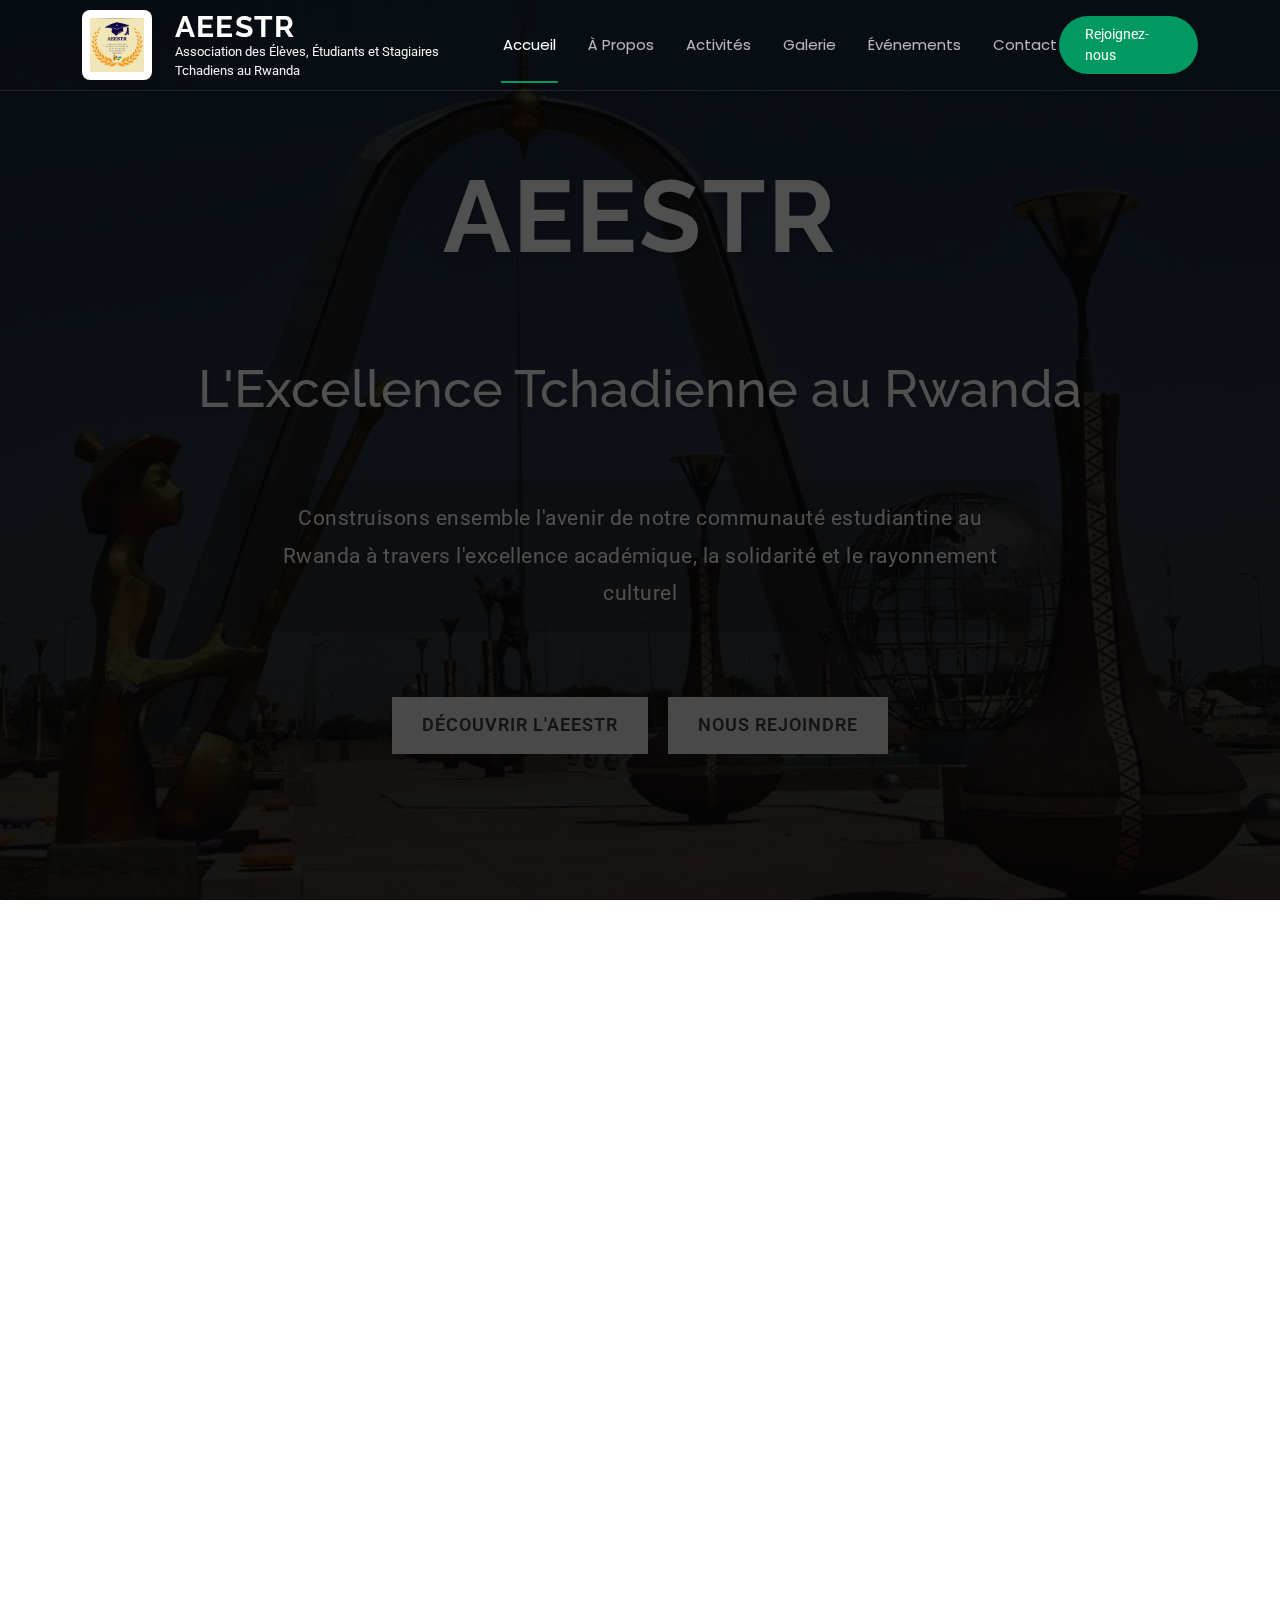
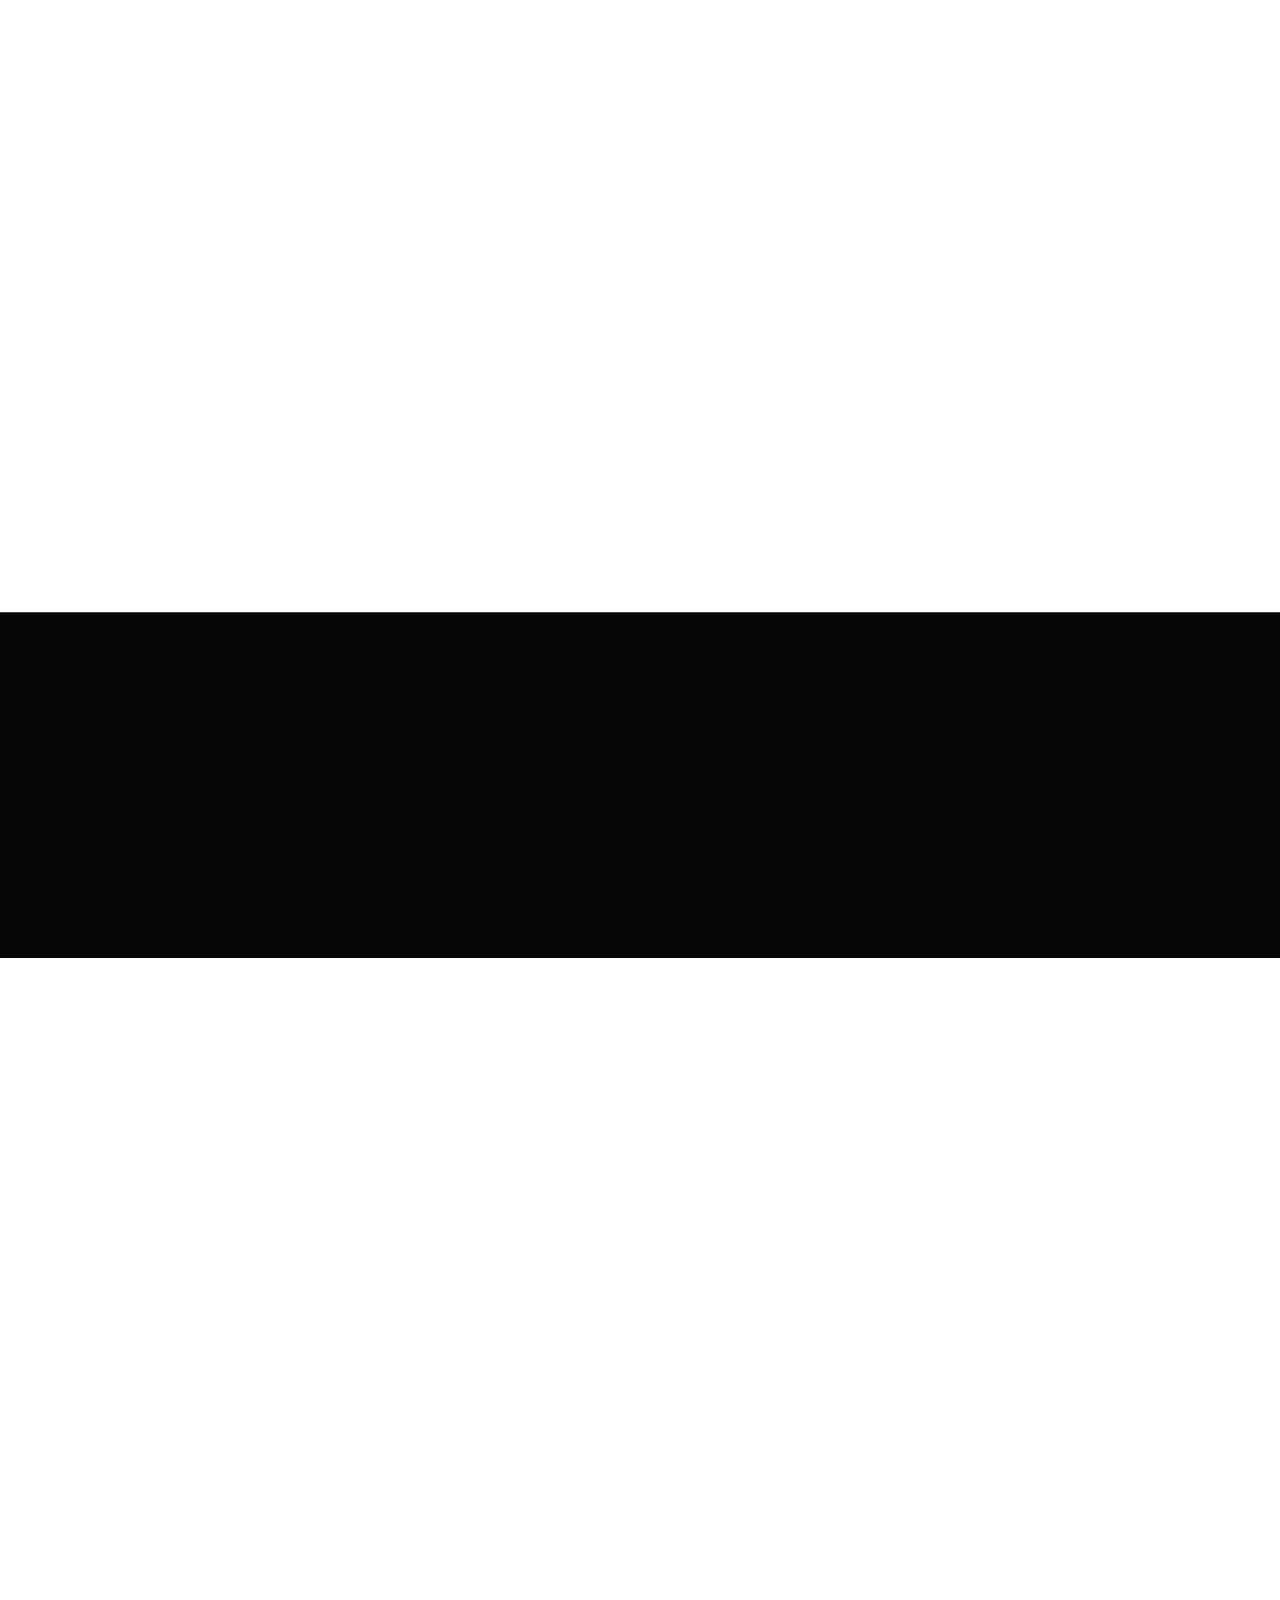
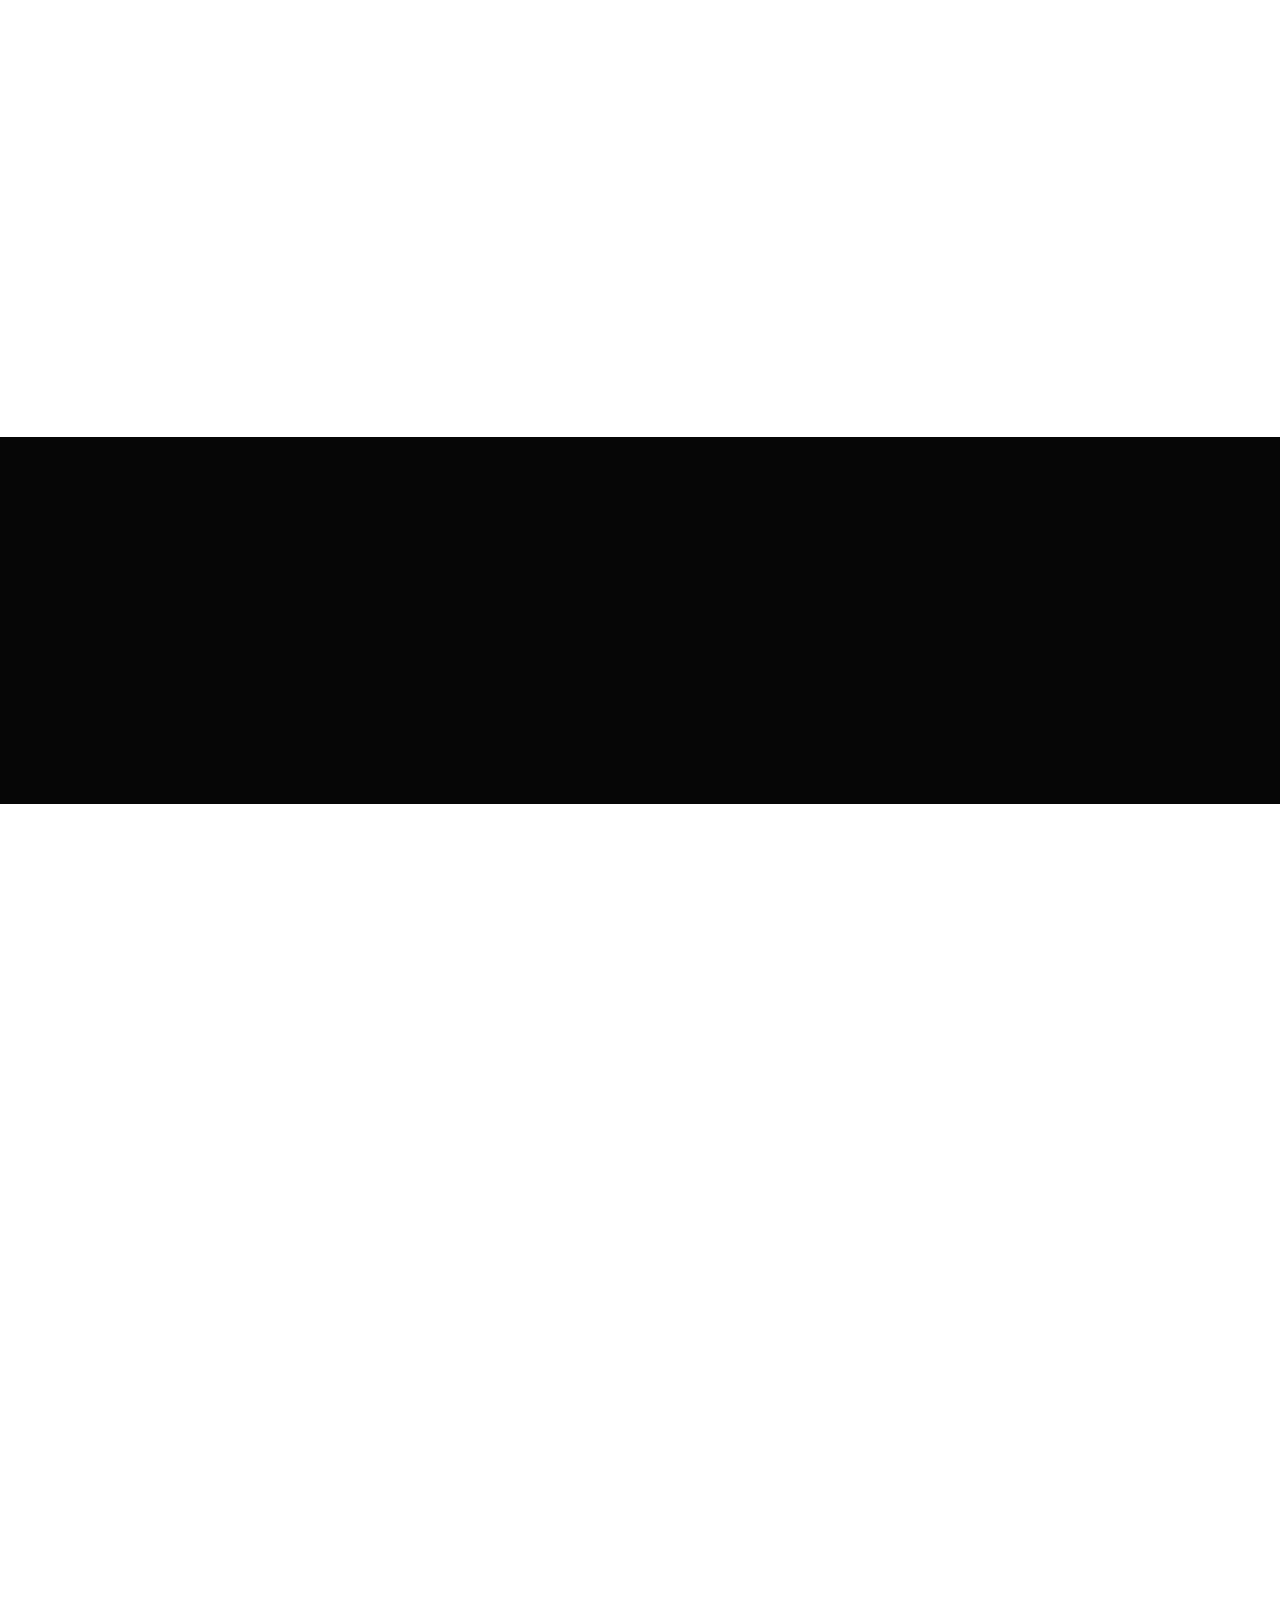
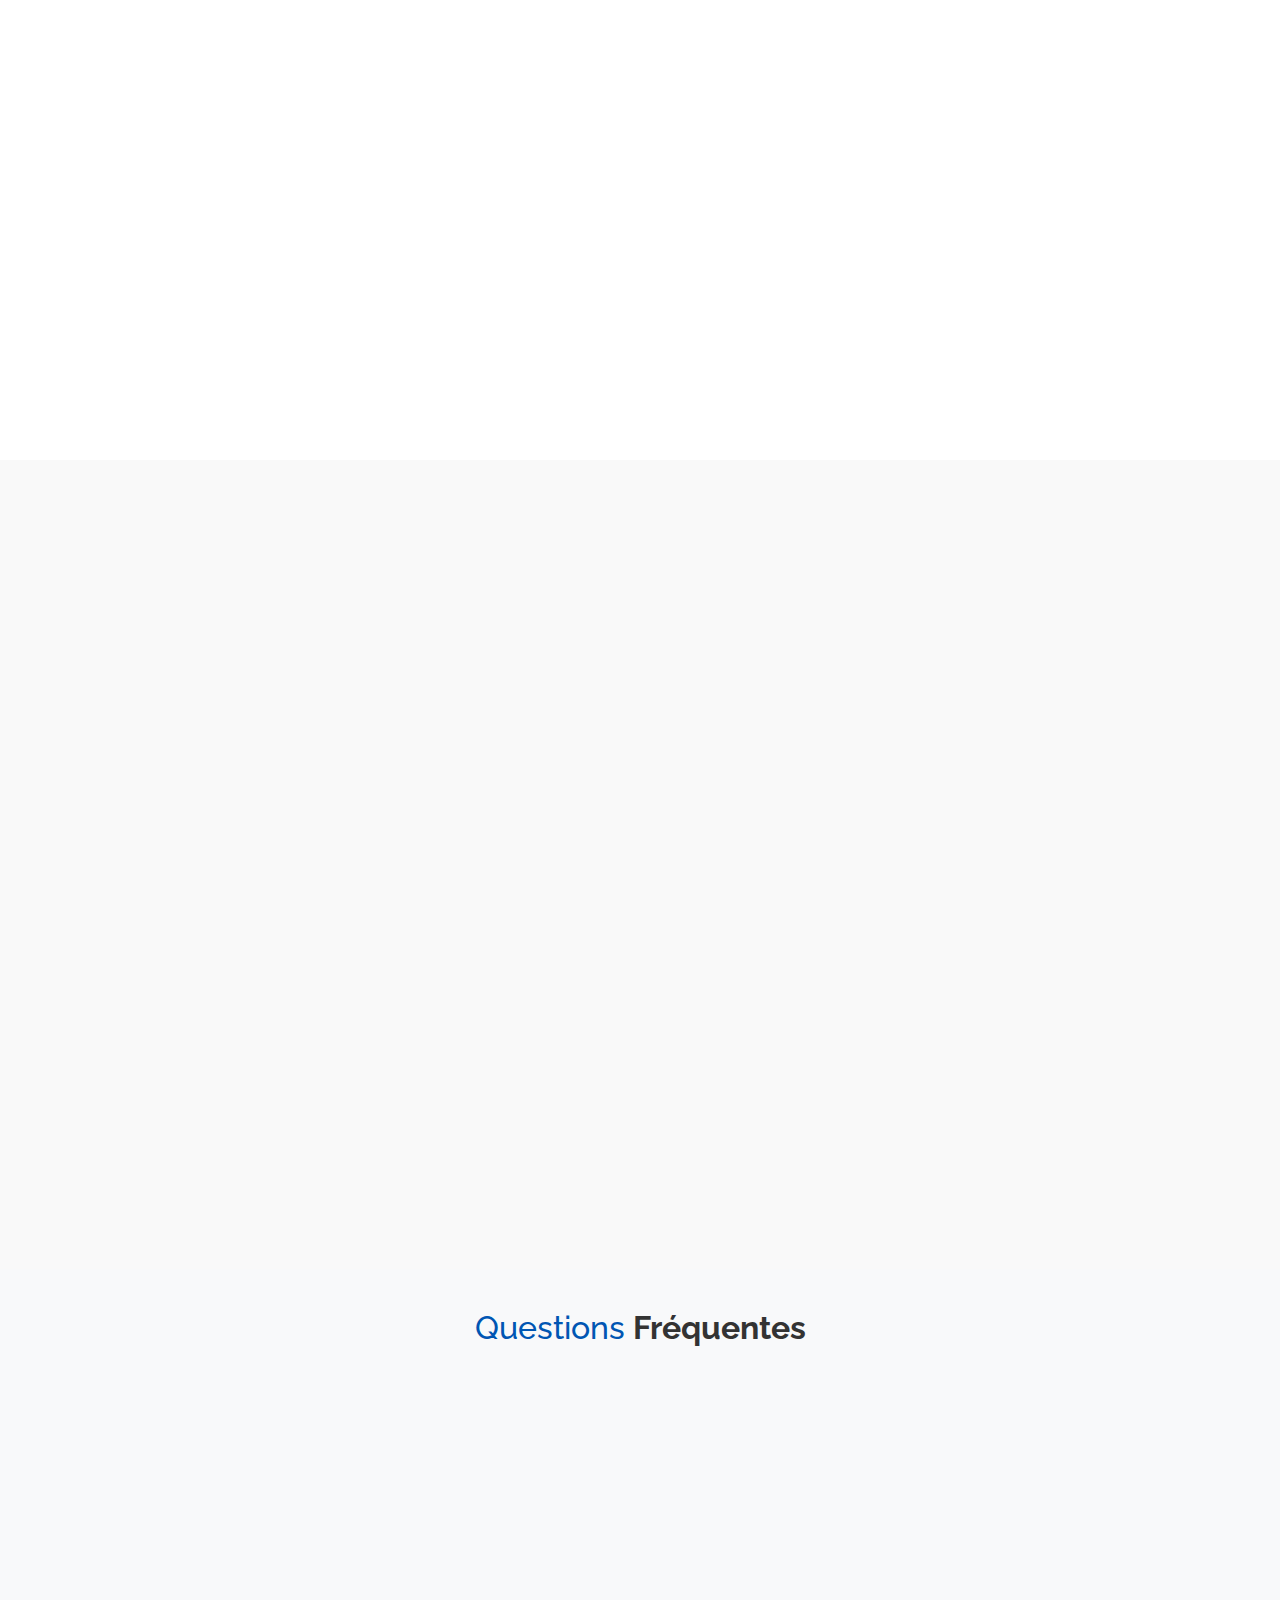
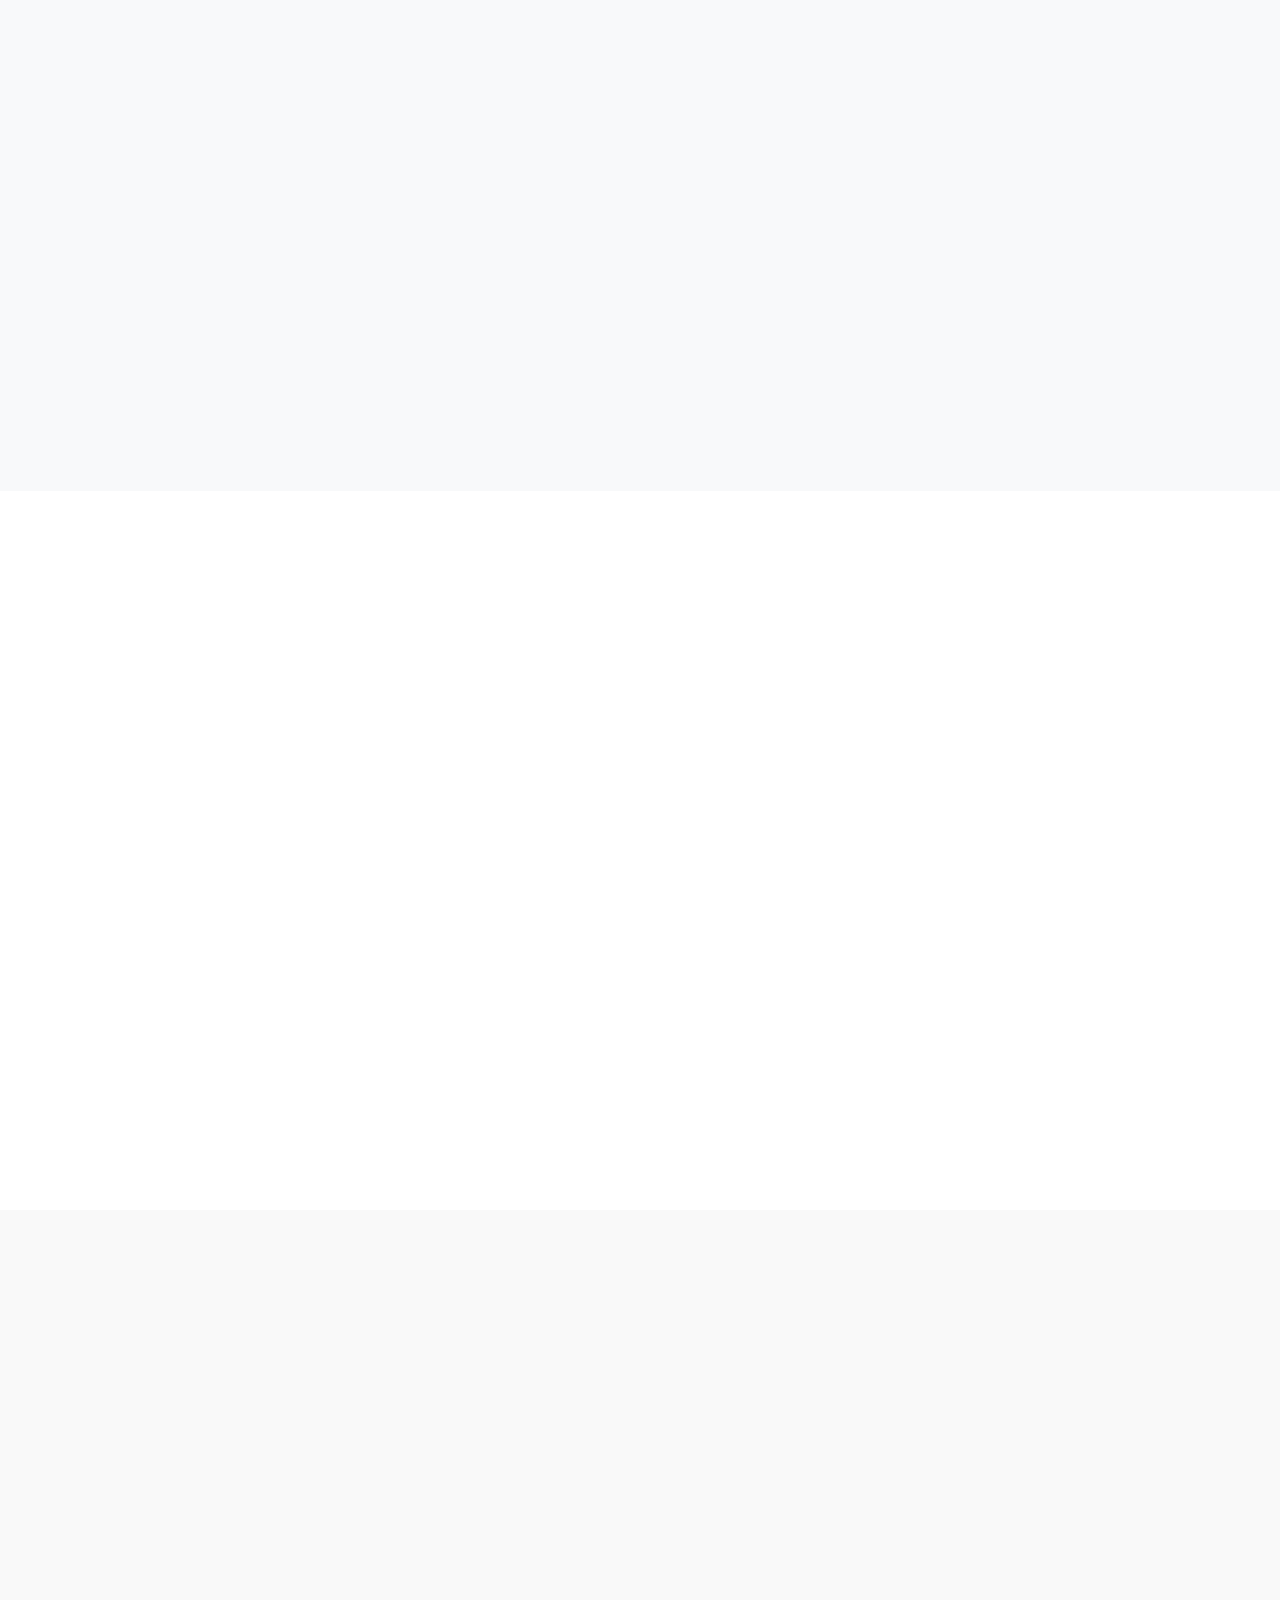
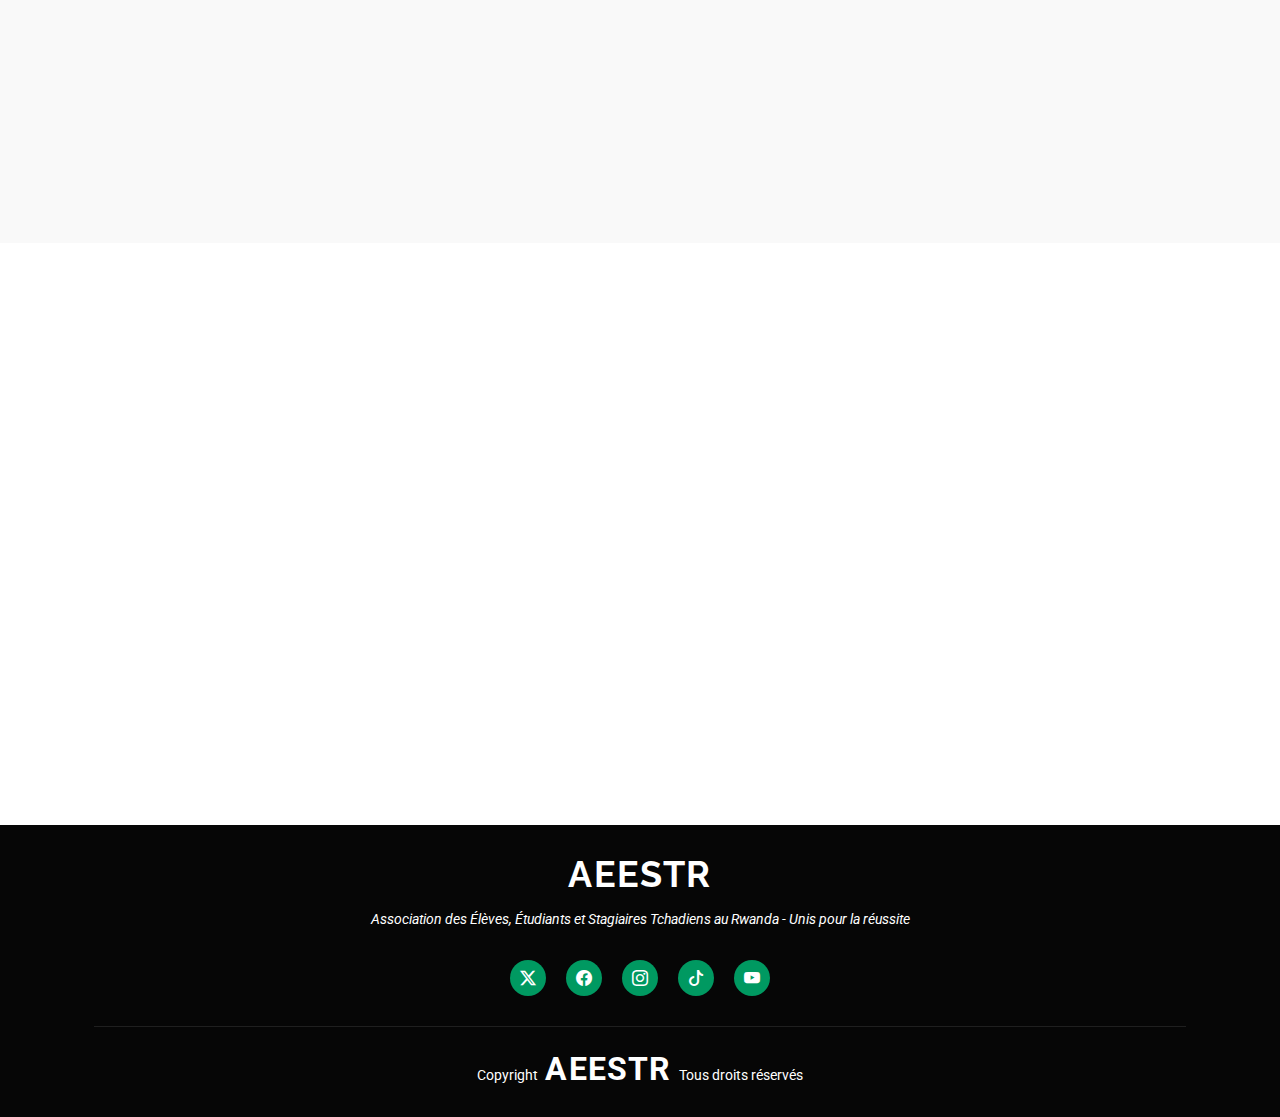
<file: index.html>
<!DOCTYPE html>
<html lang="fr">

<head>
  <meta charset="utf-8">
  <meta content="width=device-width, initial-scale=1.0" name="viewport">
  <title>AEESTR - Association des Élèves, Étudiants et Stagiaires Tchadiens au Rwanda</title>
  <meta name="description" content="L'Association des Élèves, Étudiants et Stagiaires Tchadiens au Rwanda (AEESTR) est une organisation qui vise à promouvoir l'unité et le développement de la communauté tchadienne au Rwanda">
  <meta name="keywords" content="AEESTR, étudiants tchadiens, Rwanda, association étudiante, Tchad, communauté tchadienne">

  <!-- Favicons -->
  <link href="assets/img/favicon.png" rel="icon">
  <link href="assets/img/apple-touch-icon.png" rel="apple-touch-icon">

  <!-- Fonts -->
  <link href="https://fonts.googleapis.com" rel="preconnect">
  <link href="https://fonts.gstatic.com" rel="preconnect" crossorigin>
  <link href="https://fonts.googleapis.com/css2?family=Roboto:ital,wght@0,100;0,300;0,400;0,500;0,700;0,900;1,100;1,300;1,400;1,500;1,700;1,900&family=Poppins:ital,wght@0,100;0,200;0,300;0,400;0,500;0,600;0,700;0,800;0,900;1,100;1,200;1,300;1,400;1,500;1,600;1,700;1,800;1,900&family=Raleway:ital,wght@0,100;0,200;0,300;0,400;0,500;0,600;0,700;0,800;0,900;1,100;1,200;1,300;1,400;1,500;1,600;1,700;1,800;1,900&display=swap" rel="stylesheet">

  <!-- Vendor CSS Files -->
  <link href="assets/vendor/bootstrap/css/bootstrap.min.css" rel="stylesheet">
  <link href="assets/vendor/bootstrap-icons/bootstrap-icons.css" rel="stylesheet">
  <link href="assets/vendor/aos/aos.css" rel="stylesheet">
  <link href="assets/vendor/glightbox/css/glightbox.min.css" rel="stylesheet">
  <link href="assets/vendor/swiper/swiper-bundle.min.css" rel="stylesheet">

  <!-- Main CSS File -->
  <link href="assets/css/main.css" rel="stylesheet">
</head>

<body class="index-page">

  <!-- Header -->
  <header id="header" class="header d-flex align-items-center fixed-top">
    <div class="container position-relative d-flex align-items-center justify-content-between">

      <a href="index.html" class="logo d-flex align-items-center me-auto me-xl-0">
        <!-- Logo AEESTR avec chemin modifié -->
        <img src="./assets/img/logo-aeestr.jpg" alt="Logo AEESTR" style="
          max-height: 70px; 
          width: auto;
          border-radius: 8px;
          object-fit: contain;
        ">
        <div class="logo-text">
          <h1 class="sitename">AEESTR</h1>
          <span class="site-description">Association des Élèves, Étudiants et Stagiaires Tchadiens au Rwanda</span>
        </div>
      </a>

      <nav id="navmenu" class="navmenu">
        <ul>
          <li><a href="#hero" class="active">Accueil</a></li>
          <li><a href="#about">À Propos</a></li>
          <li><a href="#services">Activités</a></li>
          <li><a href="#portfolio">Galerie</a></li>
          <li><a href="#events">Événements</a></li>
          <li><a href="#contact">Contact</a></li>
        </ul>
        <i class="mobile-nav-toggle d-xl-none bi bi-list"></i>
      </nav>

      <a class="cta-btn" href="#" onclick="showJoinModal()">Rejoignez-nous</a>

    </div>
  </header>

  <!-- Hero Section -->
  <section id="hero" class="hero section dark-background">
    <div class="hero-bg">
      <img src="./assets/img/Chad Place de la Nation.jpg" alt="Place de la Nation Tchad" data-aos="fade-in" style="
        opacity: 0.4;
        object-fit: cover;
        width: 100%;
        height: 100%;
        position: absolute;
        top: 0;
        left: 0;
        z-index: 0;
        filter: brightness(0.7) contrast(1.1);
      ">
    </div>

    <div class="container d-flex flex-column align-items-center text-center" style="position: relative; z-index: 1;">
      <h2 data-aos="fade-up" data-aos-delay="100" style="
        text-shadow: 2px 2px 4px rgba(0, 0, 0, 0.5);
        margin-bottom: 30px;
      ">
        <span class="highlight" style="
          font-size: 3.5em;
          font-weight: 700;
          color: #ffffff;
          letter-spacing: 2px;
          text-shadow: 3px 3px 6px rgba(0, 0, 0, 0.4);
        ">AEESTR</span><br>
        <span style="
          font-size: 1.8em;
          color: #ffffff;
          font-weight: 500;
          margin-top: 15px;
          display: block;
          text-shadow: 2px 2px 4px rgba(0, 0, 0, 0.4);
        ">L'Excellence Tchadienne au Rwanda</span>
      </h2>
      
      <p data-aos="fade-up" data-aos-delay="200" style="
        font-size: 1.3em;
        max-width: 800px;
        margin: 25px auto;
        color: #ffffff;
        line-height: 1.8;
        text-shadow: 1px 1px 3px rgba(0, 0, 0, 0.4);
        background: rgba(0, 0, 0, 0.2);
        padding: 20px;
        border-radius: 10px;
        font-weight: 400;
        letter-spacing: 0.5px;
      ">
        Construisons ensemble l'avenir de notre communauté estudiantine au Rwanda à travers l'excellence académique, 
        la solidarité et le rayonnement culturel
      </p>

      <div class="cta-buttons" data-aos="fade-up" data-aos-delay="300" style="
        margin-top: 40px;
        display: flex;
        gap: 20px;
      ">
        <a href="#about" class="btn-get-started" style="
          padding: 15px 30px;
          font-size: 1.1em;
          font-weight: 600;
          text-transform: uppercase;
          letter-spacing: 1px;
          box-shadow: 0 3px 10px rgba(0, 0, 0, 0.2);
          background: rgba(255, 255, 255, 0.9);
          color: #333;
        ">Découvrir l'AEESTR</a>
        <a href="#contact" class="btn-watch-video" style="
          padding: 15px 30px;
          font-size: 1.1em;
          font-weight: 600;
          text-transform: uppercase;
          letter-spacing: 1px;
          box-shadow: 0 3px 10px rgba(0, 0, 0, 0.2);
          background: rgba(255, 255, 255, 0.9);
          color: #333;
        ">Nous Rejoindre</a>
      </div>
    </div>
  </section>

  <main class="main">

    <!-- About Section -->
    <section id="about" class="about section">
      <div class="container section-title" data-aos="fade-up">
        <h2>Notre Vision</h2>
        <p style="font-size: 1.2em; max-width: 900px; margin: 0 auto; line-height: 1.8; color: #444;">
          Être la référence en matière d'excellence académique et d'intégration culturelle pour la communauté tchadienne au Rwanda et en Afrique de l'Est
        </p>
      </div>

      <div class="container">
        <div class="row gy-4">
          <div class="col-lg-4 content" data-aos="fade-up" data-aos-delay="100">
            <div class="vision-card" style="padding: 25px; background: #f8f9fa; border-radius: 15px; height: 100%; box-shadow: 0 0 15px rgba(0,0,0,0.1);">
              <h3 style="margin-bottom: 20px; color: #333; font-size: 1.5em;">
                <i class="bi bi-rocket-takeoff" style="color: #0056b3; margin-right: 10px;"></i>
                Notre Mission
              </h3>
              <p style="line-height: 1.8; margin-bottom: 20px;">
                Accompagner chaque membre vers la réussite académique et professionnelle tout en préservant notre identité culturelle.
              </p>
              <ul style="list-style: none; padding: 0;">
                <li style="margin-bottom: 15px;"><i class="bi bi-check-circle-fill" style="color: #28a745; margin-right: 10px;"></i>Soutien académique personnalisé</li>
                <li style="margin-bottom: 15px;"><i class="bi bi-check-circle-fill" style="color: #28a745; margin-right: 10px;"></i>Mentorat professionnel</li>
                <li style="margin-bottom: 15px;"><i class="bi bi-check-circle-fill" style="color: #28a745; margin-right: 10px;"></i>Promotion culturelle</li>
              </ul>
            </div>
          </div>

          <div class="col-lg-4" data-aos="fade-up" data-aos-delay="200">
            <div class="vision-card" style="padding: 25px; background: #f8f9fa; border-radius: 15px; height: 100%; box-shadow: 0 0 15px rgba(0,0,0,0.1);">
              <h3 style="margin-bottom: 20px; color: #333; font-size: 1.5em;">
                <i class="bi bi-stars" style="color: #ffc107; margin-right: 10px;"></i>
                Nos Valeurs
              </h3>
              <p style="line-height: 1.8; margin-bottom: 20px;">
                Des principes fondamentaux qui guident nos actions et renforcent notre communauté.
              </p>
              <ul style="list-style: none; padding: 0;">
                <li style="margin-bottom: 15px;"><i class="bi bi-diamond-fill" style="color: #dc3545; margin-right: 10px;"></i>Excellence et Innovation</li>
                <li style="margin-bottom: 15px;"><i class="bi bi-diamond-fill" style="color: #dc3545; margin-right: 10px;"></i>Solidarité et Entraide</li>
                <li style="margin-bottom: 15px;"><i class="bi bi-diamond-fill" style="color: #dc3545; margin-right: 10px;"></i>Intégrité et Respect</li>
              </ul>
            </div>
          </div>

          <div class="col-lg-4" data-aos="fade-up" data-aos-delay="300">
            <div class="vision-card" style="padding: 25px; background: #f8f9fa; border-radius: 15px; height: 100%; box-shadow: 0 0 15px rgba(0,0,0,0.1);">
              <h3 style="margin-bottom: 20px; color: #333; font-size: 1.5em;">
                <i class="bi bi-graph-up-arrow" style="color: #198754; margin-right: 10px;"></i>
                Nos Objectifs
              </h3>
              <p style="line-height: 1.8; margin-bottom: 20px;">
                Des ambitions concrètes pour un impact durable sur notre communauté.
              </p>
              <ul style="list-style: none; padding: 0;">
                <li style="margin-bottom: 15px;"><i class="bi bi-target" style="color: #0dcaf0; margin-right: 10px;"></i>100% de réussite académique</li>
                <li style="margin-bottom: 15px;"><i class="bi bi-target" style="color: #0dcaf0; margin-right: 10px;"></i>Insertion professionnelle optimale</li>
                <li style="margin-bottom: 15px;"><i class="bi bi-target" style="color: #0dcaf0; margin-right: 10px;"></i>Rayonnement culturel international</li>
              </ul>
            </div>
          </div>
        </div>
      </div>
    </section>

    <!-- Services Section -->
    <section id="services" class="services section">

      <!-- Section Title -->
      <div class="container section-title" data-aos="fade-up">
        <h2>Nos Activités</h2>
        <p>Découvrez les différentes activités et services que nous proposons à nos membres</p>
      </div><!-- End Section Title -->

      <div class="container">

        <div class="row gy-4">

          <div class="col-lg-4 col-md-6" data-aos="fade-up" data-aos-delay="100">
            <div class="service-item position-relative">
              <div class="icon">
                <i class="bi bi-people"></i>
              </div>
              <h3>Journées Culturelles</h3>
              <p>Organisation d'événements culturels pour promouvoir et partager la culture tchadienne à travers la danse, la cuisine et d'autres expressions culturelles.</p>
            </div>
          </div><!-- End Service Item -->

          <div class="col-lg-4 col-md-6" data-aos="fade-up" data-aos-delay="200">
            <div class="service-item position-relative">
              <div class="icon">
                <i class="bi bi-book"></i>
              </div>
              <h3>Rencontres Éducatives</h3>
              <p>Séminaires, conférences et débats sur des thèmes académiques, professionnels et d'actualité pour enrichir nos connaissances.</p>
            </div>
          </div><!-- End Service Item -->

          <div class="col-lg-4 col-md-6" data-aos="fade-up" data-aos-delay="300">
            <div class="service-item position-relative">
              <div class="icon">
                <i class="bi bi-heart"></i>
              </div>
              <h3>Soutien aux Membres</h3>
              <p>Actions de solidarité et collectes de fonds pour aider les membres confrontés à des situations difficiles.</p>
            </div>
          </div><!-- End Service Item -->

        </div>

      </div>

    </section><!-- /Services Section -->

    <!-- Call To Action Section -->
    <section id="call-to-action" class="call-to-action section dark-background">
      <img src="assets/img/cta-bg.jpg" alt="">
      <div class="container">
        <div class="row" data-aos="zoom-in" data-aos-delay="100">
          <div class="col-xl-9 text-center text-xl-start">
            <h3>Journée Culturelle 2024</h3>
            <p>Rejoignez-nous le 30 novembre 2024 à Kigali pour notre grande journée culturelle. Au programme : danses traditionnelles, défilé de mode, gastronomie tchadienne et bien plus encore !</p>
          </div>
          <div class="col-xl-3 cta-btn-container text-center">
            <a class="cta-btn align-middle" href="https://wa.me/250790134730?text=Je%20souhaite%20participer%20à%20la%20Journée%20Culturelle%202024" target="_blank">Je participe</a>
          </div>
        </div>
      </div>
    </section>

    <!-- Features Section -->
    <section id="features" class="features section">

      <div class="container">

        <div class="row gy-4">

          <div class="features-image col-lg-6 order-lg-2" data-aos="fade-up" data-aos-delay="100"><img src="assets/img/features-bg.jpg" alt=""></div>

          <div class="col-lg-6 order-lg-1">

            <div class="features-item d-flex ps-0 ps-lg-3 pt-4 pt-lg-0" data-aos="fade-up" data-aos-delay="200">
              <i class="bi bi-mortarboard flex-shrink-0"></i>
              <div>
                <h4><a href="#" onclick="showFeatureDetails('academic')">Soutien Académique</a></h4>
                <p>Accompagnement dans les démarches académiques et orientation des nouveaux étudiants</p>
                <div id="academic-details" class="feature-details" style="display: none;">
                  <ul>
                    <li>Tutorat et soutien scolaire</li>
                    <li>Aide à l'orientation universitaire</li>
                    <li>Conseils pour les démarches administratives</li>
                    <li>Partage de ressources pédagogiques</li>
                    <li>Mentorat par les anciens étudiants</li>
                  </ul>
                </div>
              </div>
            </div><!-- End Features Item-->

            <div class="features-item d-flex mt-5 ps-0 ps-lg-3" data-aos="fade-up" data-aos-delay="300">
              <i class="bi bi-globe flex-shrink-0"></i>
              <div>
                <h4><a href="#" onclick="showFeatureDetails('cultural')">Intégration Culturelle</a></h4>
                <p>Organisation d'événements pour faciliter l'adaptation à la vie au Rwanda</p>
                <div id="cultural-details" class="feature-details" style="display: none;">
                  <ul>
                    <li>Accueil des nouveaux arrivants</li>
                    <li>Guide pratique de la vie au Rwanda</li>
                    <li>Échanges culturels Tchad-Rwanda</li>
                    <li>Activités d'intégration sociale</li>
                    <li>Célébrations des fêtes traditionnelles</li>
                  </ul>
                </div>
              </div>
            </div><!-- End Features Item-->

            <div class="features-item d-flex mt-5 ps-0 ps-lg-3" data-aos="fade-up" data-aos-delay="400">
              <i class="bi bi-people flex-shrink-0"></i>
              <div>
                <h4><a href="#" onclick="showFeatureDetails('network')">Réseau Communautaire</a></h4>
                <p>Création de liens solides entre les membres de la communauté tchadienne</p>
                <div id="network-details" class="feature-details" style="display: none;">
                  <ul>
                    <li>Réseautage professionnel</li>
                    <li>Groupes d'entraide et de soutien</li>
                    <li>Partage d'opportunités</li>
                    <li>Activités sociales régulières</li>
                    <li>Plateforme d'échange d'expériences</li>
                  </ul>
                </div>
              </div>
            </div><!-- End Features Item-->

          </div>

        </div>

      </div>

    </section><!-- /Features Section -->

    <!-- Section Partenaires -->
    <section id="clients" class="clients section">
      <div class="container section-title" data-aos="fade-up">
        <h2>Nos Partenaires</h2>
        <p>Les institutions et organisations qui soutiennent l'AEESTR</p>
      </div>

      <div class="container" data-aos="fade-up" data-aos-delay="100">
        <div class="row g-0 clients-wrap">
          <!-- Association des États Africains -->
          <div class="col-xl-3 col-md-4 client-logo">
            <a href="https://au.int/fr" target="_blank" class="partner-link" style="text-decoration: none; color: inherit;">
              <div class="partner-card" style="
                transition: all 0.3s ease;
                padding: 20px;
                border-radius: 10px;
                background: white;
                box-shadow: 0 2px 15px rgba(0, 0, 0, 0.1);
                cursor: pointer;
              " onmouseover="this.style.transform='translateY(-5px)'; this.style.boxShadow='0 5px 25px rgba(0, 0, 0, 0.2)'"
                 onmouseout="this.style.transform='translateY(0)'; this.style.boxShadow='0 2px 15px rgba(0, 0, 0, 0.1)'">
                <img src="assets/img/nos partenaires/Association de etat africain.jpg" class="img-fluid" alt="Association des États Africains" style="
                  max-height: 150px;
                  object-fit: contain;
                  margin-bottom: 15px;
                ">
                <p class="text-center mt-2" style="font-weight: 500;">Association des États Africains</p>
              </div>
            </a>
          </div>

          <!-- Ministère de la Santé du Rwanda -->
          <div class="col-xl-3 col-md-4 client-logo">
            <a href="https://www.moh.gov.rw/" target="_blank" class="partner-link" style="text-decoration: none; color: inherit;">
              <div class="partner-card" style="
                transition: all 0.3s ease;
                padding: 20px;
                border-radius: 10px;
                background: white;
                box-shadow: 0 2px 15px rgba(0, 0, 0, 0.1);
                cursor: pointer;
              " onmouseover="this.style.transform='translateY(-5px)'; this.style.boxShadow='0 5px 25px rgba(0, 0, 0, 0.2)'"
                 onmouseout="this.style.transform='translateY(0)'; this.style.boxShadow='0 2px 15px rgba(0, 0, 0, 0.1)'">
                <img src="assets/img/nos partenaires/republic of Rwanda Ministry of Health Seal.png" class="img-fluid" alt="Ministère de la Santé du Rwanda" style="
                  max-height: 150px;
                  object-fit: contain;
                  margin-bottom: 15px;
                ">
                <p class="text-center mt-2" style="font-weight: 500;">Ministère de la Santé du Rwanda</p>
              </div>
            </a>
          </div>

          <!-- Ambassade du Tchad au Rwanda -->
          <div class="col-xl-3 col-md-4 client-logo">
            <a href="https://www.presidence.td" target="_blank" class="partner-link" style="text-decoration: none; color: inherit;">
              <div class="partner-card" style="
                transition: all 0.3s ease;
                padding: 20px;
                border-radius: 10px;
                background: white;
                box-shadow: 0 2px 15px rgba(0, 0, 0, 0.1);
                cursor: pointer;
              " onmouseover="this.style.transform='translateY(-5px)'; this.style.boxShadow='0 5px 25px rgba(0, 0, 0, 0.2)'"
                 onmouseout="this.style.transform='translateY(0)'; this.style.boxShadow='0 2px 15px rgba(0, 0, 0, 0.1)'">
                <img src="assets/img/nos partenaires/tchadrwanda-og.jpg" class="img-fluid" alt="Ambassade du Tchad au Rwanda" style="
                  max-height: 150px;
                  object-fit: contain;
                  margin-bottom: 15px;
                ">
                <p class="text-center mt-2" style="font-weight: 500;">Ambassade du Tchad au Rwanda</p>
              </div>
            </a>
          </div>

          <!-- Université du Rwanda -->
          <div class="col-xl-3 col-md-4 client-logo">
            <a href="https://ur.ac.rw/" target="_blank" class="partner-link" style="text-decoration: none; color: inherit;">
              <div class="partner-card" style="
                transition: all 0.3s ease;
                padding: 20px;
                border-radius: 10px;
                background: white;
                box-shadow: 0 2px 15px rgba(0, 0, 0, 0.1);
                cursor: pointer;
              " onmouseover="this.style.transform='translateY(-5px)'; this.style.boxShadow='0 5px 25px rgba(0, 0, 0, 0.2)'"
                 onmouseout="this.style.transform='translateY(0)'; this.style.boxShadow='0 2px 15px rgba(0, 0, 0, 0.1)'">
                <img src="assets/img/nos partenaires/university of rwanda.jpg" class="img-fluid" alt="Université du Rwanda" style="
                  max-height: 150px;
                  object-fit: contain;
                  margin-bottom: 15px;
                ">
                <p class="text-center mt-2" style="font-weight: 500;">Université du Rwanda</p>
              </div>
            </a>
          </div>
        </div>
      </div>
    </section>

    <!-- Stats Section -->
    <section id="stats" class="stats section dark-background">

      <img src="assets/img/stats-bg.jpg" alt="" data-aos="fade-in">

      <div class="container position-relative" data-aos="fade-up" data-aos-delay="100">

        <div class="subheading">
          <h3>Notre Impact en Chiffres</h3>
          <p>Les réalisations de notre association depuis sa création</p>
        </div>

        <div class="row gy-4">

          <div class="col-lg-3 col-md-6">
            <div class="stats-item text-center w-100 h-100">
              <span data-purecounter-start="0" data-purecounter-end="150" data-purecounter-duration="1" class="purecounter"></span>
              <p>Membres Actifs</p>
            </div>
          </div><!-- End Stats Item -->

          <div class="col-lg-3 col-md-6">
            <div class="stats-item text-center w-100 h-100">
              <span data-purecounter-start="0" data-purecounter-end="20" data-purecounter-duration="1" class="purecounter"></span>
              <p>Événements par An</p>
            </div>
          </div><!-- End Stats Item -->

          <div class="col-lg-3 col-md-6">
            <div class="stats-item text-center w-100 h-100">
              <span data-purecounter-start="0" data-purecounter-end="500" data-purecounter-duration="1" class="purecounter"></span>
              <p>Heures de Bénévolat</p>
            </div>
          </div><!-- End Stats Item -->

          <div class="col-lg-3 col-md-6">
            <div class="stats-item text-center w-100 h-100">
              <span data-purecounter-start="0" data-purecounter-end="15" data-purecounter-duration="1" class="purecounter"></span>
              <p>Partenaires</p>
            </div>
          </div><!-- End Stats Item -->

        </div>

      </div>

    </section><!-- /Stats Section -->

    <!-- Portfolio Section/Galerie -->
    <section id="portfolio" class="portfolio section">
      <div class="container section-title" data-aos="fade-up">
        <h2>Galerie Photos</h2>
        <p>Découvrez nos moments forts en images</p>
      </div>

      <div class="container">
        <div class="isotope-layout" data-default-filter="*" data-layout="masonry" data-sort="original-order">
          <ul class="portfolio-filters isotope-filters" data-aos="fade-up" data-aos-delay="100">
            <li data-filter="*" class="filter-active">Tout</li>
            <li data-filter=".filter-culturel">Événements Culturels</li>
            <li data-filter=".filter-academique">Activités Académiques</li>
            <li data-filter=".filter-social">Rencontres Sociales</li>
          </ul>

          <div class="row gy-4 isotope-container" data-aos="fade-up" data-aos-delay="200">
            <!-- Images Culturelles -->
            <div class="col-lg-4 col-md-6 portfolio-item isotope-item filter-culturel">
              <img src="assets/img/masonry-portfolio/masonry-portfolio-1.jpg" class="img-fluid" alt="Événement AEESTR">
              <div class="portfolio-info">
                <h4>Journée Culturelle</h4>
                <p>Célébration de la culture tchadienne</p>
                <a href="assets/img/masonry-portfolio/masonry-portfolio-1.jpg" title="Journée Culturelle" data-gallery="portfolio-gallery" class="glightbox preview-link"><i class="bi bi-zoom-in"></i></a>
              </div>
            </div>

            <!-- Images Académiques -->
            <div class="col-lg-4 col-md-6 portfolio-item isotope-item filter-academique">
              <img src="assets/img/masonry-portfolio/masonry-portfolio-2.jpg" class="img-fluid" alt="Événement AEESTR">
              <div class="portfolio-info">
                <h4>Conférence Académique</h4>
                <p>Séminaire sur l'excellence académique</p>
                <a href="assets/img/masonry-portfolio/masonry-portfolio-2.jpg" title="Conférence" data-gallery="portfolio-gallery" class="glightbox preview-link"><i class="bi bi-zoom-in"></i></a>
              </div>
            </div>

            <!-- Images Académiques -->
            <div class="col-lg-4 col-md-6 portfolio-item isotope-item filter-academique">
              <img src="assets/img/masonry-portfolio/masonry-portfolio-3.jpg" class="img-fluid" alt="Événement AEESTR">
              <div class="portfolio-info">
                <h4>Formation Professionnelle</h4>
                <p>Développement des compétences</p>
                <a href="assets/img/masonry-portfolio/masonry-portfolio-3.jpg" title="Formation" data-gallery="portfolio-gallery" class="glightbox preview-link"><i class="bi bi-zoom-in"></i></a>
              </div>
            </div>

            <!-- Images Sociales (les 3 dernières) -->
            <div class="col-lg-4 col-md-6 portfolio-item isotope-item filter-social only-social">
              <img src="assets/img/masonry-portfolio/masonry-portfolio-4.jpg" class="img-fluid" alt="Rencontre AEESTR">
              <div class="portfolio-info">
                <h4>Rencontre Communautaire</h4>
                <p>change entre membres</p>
                <a href="assets/img/masonry-portfolio/masonry-portfolio-4.jpg" title="Rencontre" data-gallery="portfolio-gallery" class="glightbox preview-link"><i class="bi bi-zoom-in"></i></a>
              </div>
            </div>

            <div class="col-lg-4 col-md-6 portfolio-item isotope-item filter-social only-social">
              <img src="assets/img/masonry-portfolio/masonry-portfolio-5.jpg" class="img-fluid" alt="Rencontre AEESTR">
              <div class="portfolio-info">
                <h4>Assemblée Générale</h4>
                <p>Réunion des membres</p>
                <a href="assets/img/masonry-portfolio/masonry-portfolio-5.jpg" title="Assemblée" data-gallery="portfolio-gallery" class="glightbox preview-link"><i class="bi bi-zoom-in"></i></a>
              </div>
            </div>

            <div class="col-lg-4 col-md-6 portfolio-item isotope-item filter-social only-social">
              <img src="assets/img/masonry-portfolio/masonry-portfolio-6.jpg" class="img-fluid" alt="Rencontre AEESTR">
              <div class="portfolio-info">
                <h4>Activité Sociale</h4>
                <p>Moment de partage</p>
                <a href="assets/img/masonry-portfolio/masonry-portfolio-6.jpg" title="Activité" data-gallery="portfolio-gallery" class="glightbox preview-link"><i class="bi bi-zoom-in"></i></a>
              </div>
            </div>
          </div>
        </div>
      </div>
    </section>

    <!-- Section Adhésion -->
    <section id="pricing" class="pricing section light-background">
      <div class="container section-title" data-aos="fade-up">
        <h2>Devenir Membre</h2>
        <p>Découvrez les différentes modalités d'adhésion à l'AEESTR</p>
      </div>

      <div class="container">
        <div class="row gy-4">

          <div class="col-lg-4 col-md-6" data-aos="fade-up" data-aos-delay="100">
            <div class="pricing-item">
              <h3>Étudiant</h3>
              <h4>5000 <span>FRW/an</span></h4>
              <ul>
                <li>Carte de membre</li>
                <li>Accès aux événements</li>
                <li>Soutien académique</li>
                <li>Réseau communautaire</li>
                <li>Newsletter mensuelle</li>
              </ul>
              <div class="btn-wrap">
                <a href="#contact" class="btn-buy">Adhérer</a>
              </div>
            </div>
          </div>

          <div class="col-lg-4 col-md-6" data-aos="fade-up" data-aos-delay="200">
            <div class="pricing-item recommended">
              <span class="recommended-badge">Populaire</span>
              <h3>Stagiaire</h3>
              <h4>8000 <span>FRW/an</span></h4>
              <ul>
                <li>Tous les avantages Étudiant</li>
                <li>Mentorat professionnel</li>
                <li>Accès aux formations</li>
                <li>Réseautage privilégié</li>
                <li>Support personnalisé</li>
              </ul>
              <div class="btn-wrap">
                <a href="#contact" class="btn-buy">Adhérer</a>
              </div>
            </div>
          </div>

          <div class="col-lg-4 col-md-6" data-aos="fade-up" data-aos-delay="300">
            <div class="pricing-item">
              <h3>Membre Honoraire</h3>
              <h4>15000 <span>FRW/an</span></h4>
              <ul>
                <li>Tous les avantages Stagiaire</li>
                <li>Statut de membre honoraire</li>
                <li>Participation aux décisions</li>
                <li>Accès VIP aux événements</li>
                <li>Support prioritaire</li>
              </ul>
              <div class="btn-wrap">
                <a href="#contact" class="btn-buy">Adhérer</a>
              </div>
            </div>
          </div>

        </div>
      </div>
    </section>

    <!-- FAQ -->
    <section id="faq" class="faq section" style="background: #f8f9fa; padding: 40px 0;">
      <div class="container">
        <div class="row gy-4">
          <div class="col-lg-12 text-center mb-4">
            <h3 style="font-size: 2em; color: #333;">
              <span style="color: #0056b3;">Questions </span>
              <strong>Fréquentes</strong>
            </h3>
          </div>

          <div class="col-lg-8 mx-auto">
            <div class="accordion faq-container" data-aos="fade-up" data-aos-delay="200">
              <!-- Question 1 -->
              <div class="faq-item" style="margin-bottom: 15px; border-radius: 8px; overflow: hidden; box-shadow: 0 2px 10px rgba(0,0,0,0.1);">
                <h3 style="background: linear-gradient(45deg, #0056b3, #0077cc); padding: 15px; margin: 0; cursor: pointer; display: flex; justify-content: space-between; align-items: center; color: white; font-size: 1.1em;">
                  <span>Comment devenir membre de l'AEESTR ?</span>
                  <i class="bi bi-plus"></i>
                </h3>
                <div class="faq-content" style="padding: 15px; background: white;">
                  <ul style="padding-left: 20px; color: #555; margin-bottom: 0;">
                    <li>✓ Être étudiant(e) tchadien(ne) au Rwanda</li>
                    <li>✓ Fournir les documents requis</li>
                    <li>✓ Cotisation annuelle : 5000 FRW</li>
                  </ul>
                </div>
              </div>

              <!-- Question 2 -->
              <div class="faq-item" style="margin-bottom: 15px; border-radius: 8px; overflow: hidden; box-shadow: 0 2px 10px rgba(0,0,0,0.1);">
                <h3 style="background: linear-gradient(45deg, #0056b3, #0077cc); padding: 15px; margin: 0; cursor: pointer; display: flex; justify-content: space-between; align-items: center; color: white; font-size: 1.1em;">
                  <span>Quels sont les avantages d'être membre ?</span>
                  <i class="bi bi-plus"></i>
                </h3>
                <div class="faq-content" style="padding: 15px; background: white;">
                  <ul style="padding-left: 20px; color: #555; margin-bottom: 0;">
                    <li>✓ Soutien académique personnalisé</li>
                    <li>✓ Accès aux événements exclusifs</li>
                    <li>✓ Réseau professionnel</li>
                  </ul>
                </div>
              </div>

              <!-- Question 3 -->
              <div class="faq-item" style="margin-bottom: 15px; border-radius: 8px; overflow: hidden; box-shadow: 0 2px 10px rgba(0,0,0,0.1);">
                <h3 style="background: linear-gradient(45deg, #0056b3, #0077cc); padding: 15px; margin: 0; cursor: pointer; display: flex; justify-content: space-between; align-items: center; color: white; font-size: 1.1em;">
                  <span>Comment nous contacter ?</span>
                  <i class="bi bi-plus"></i>
                </h3>
                <div class="faq-content" style="padding: 15px; background: white;">
                  <ul style="padding-left: 20px; color: #555; margin-bottom: 0;">
                    <li>✓ Email : aeestr235@gmail.com</li>
                    <li>✓ Tél : +250 790 134 730</li>
                    <li>✓ Réseaux sociaux : Facebook, WhatsApp</li>
                  </ul>
                </div>
              </div>
            </div>
          </div>
        </div>
      </div>
    </section>

    <!-- Actualités -->
    <section id="recent-posts" class="recent-posts section">
      <div class="container section-title" data-aos="fade-up">
        <h2>Actualités</h2>
        <p>Restez informés des dernières nouvelles et activités de l'AEESTR</p>
      </div>

      <div class="container">
        <div class="row gy-4">
          <div class="col-xl-4 col-md-6" data-aos="fade-up" data-aos-delay="100">
            <article>
              <div class="post-img">
                <img src="assets/img/Actualités.jpg" alt="Actualités AEESTR" class="img-fluid" style="
                  width: 100%;
                  height: 250px;
                  object-fit: cover;
                  border-radius: 8px;
                ">
              </div>
              <p class="post-category">Événements</p>
              <h2 class="title">
                <a href="blog-details.html">Préparation de la Journée Culturelle 2024</a>
              </h2>
              <div class="d-flex align-items-center">
                <div class="post-meta">
                  <p class="post-author">Comité d'Organisation</p>
                  <p class="post-date">
                    <time datetime="2024-01-15">15 Jan, 2024</time>
                  </p>
                </div>
              </div>
            </article>
          </div>
        </div>
      </div>
    </section>

    <!-- Contact Section -->
    <section id="contact" class="contact section light-background">
      <div class="container section-title" data-aos="fade-up">
        <h2>Contactez-nous</h2>
        <p>N'hésitez pas à nous contacter pour plus d'informations ou pour rejoindre l'association</p>
      </div>

      <div class="container" data-aos="fade" data-aos-delay="100">
        <div class="row gy-4">

          <div class="col-lg-4">
            <div class="info-item d-flex" data-aos="fade-up" data-aos-delay="200">
              <i class="bi bi-geo-alt flex-shrink-0"></i>
              <div>
                <h3>Adresse</h3>
                <p>Kigali Heights, KG 7 Ave<br>
                   Kimihurura, Kigali<br>
                   Rwanda</p>
              </div>
            </div>

            <div class="info-item d-flex" data-aos="fade-up" data-aos-delay="300">
              <i class="bi bi-telephone flex-shrink-0"></i>
              <div>
                <h3>Téléphone</h3>
                <p><a href="tel:+250790134730" style="color: inherit; text-decoration: none;">+250 790 134 730</a></p>
              </div>
            </div>

            <div class="info-item d-flex" data-aos="fade-up" data-aos-delay="400">
              <i class="bi bi-envelope flex-shrink-0"></i>
              <div>
                <h3>Email</h3>
                <p><a href="mailto:aeestr235@gmail.com" style="color: inherit; text-decoration: none;">aeestr235@gmail.com</a></p>
              </div>
            </div>
          </div>

          <div class="col-lg-8">
            <form action="https://formspree.io/f/xyzynvwr" method="POST" class="php-email-form" data-aos="fade-up" data-aos-delay="200">
              <div class="row gy-4">
                <div class="col-md-6">
                  <input type="text" name="name" class="form-control" placeholder="Votre Nom" required>
                </div>

                <div class="col-md-6">
                  <input type="email" class="form-control" name="email" placeholder="Votre Email" required>
                </div>

                <div class="col-md-12">
                  <input type="text" class="form-control" name="subject" placeholder="Sujet" required>
                </div>

                <div class="col-md-12">
                  <textarea class="form-control" name="message" rows="6" placeholder="Message" required></textarea>
                </div>

                <!-- Ajout d'un champ caché pour la redirection -->
                <input type="hidden" name="_next" value="https://aeestr.org">
                <input type="hidden" name="_language" value="fr">

                <div class="col-md-12 text-center">
                  <div class="loading">Chargement</div>
                  <div class="error-message"></div>
                  <div class="sent-message">Votre message a été envoyé. Merci!</div>

                  <button type="submit" onclick="handleSubmit(event)">Envoyer le Message</button>
                </div>
              </div>
            </form>
          </div>
        </div>
      </div>
    </section>

    <!-- Section Événements -->
    <section id="events" class="section">
      <div class="container section-title" data-aos="fade-up">
        <h2>Nos Événements</h2>
        <p>Découvrez les prochains événements de l'AEESTR</p>
      </div>

      <div class="container">
        <div class="row gy-4">
          <!-- Événement 1 -->
          <div class="col-lg-4 col-md-6" data-aos="fade-up" data-aos-delay="100">
            <div class="service-item position-relative">
              <div class="icon">
                <i class="bi bi-calendar-event"></i>
              </div>
              <h3>Journée Culturelle 2024</h3>
              <p class="event-details">
                <i class="bi bi-calendar"></i> 30 Novembre 2024<br>
                <i class="bi bi-geo-alt"></i> Kigali Convention Center<br>
                <i class="bi bi-clock"></i> 14h00 - 22h00
              </p>
              <p>Grande célébration annuelle de la culture tchadienne avec danses traditionnelles, défilé de mode, gastronomie et exposition d'art.</p>
              <a href="#" class="btn-event">Je participe</a>
            </div>
          </div>

          <!-- Événement 2 -->
          <div class="col-lg-4 col-md-6" data-aos="fade-up" data-aos-delay="200">
            <div class="service-item position-relative">
              <div class="icon">
                <i class="bi bi-mortarboard"></i>
              </div>
              <h3>Séminaire d'Orientation</h3>
              <p class="event-details">
                <i class="bi bi-calendar"></i> 15 Septembre 2024<br>
                <i class="bi bi-geo-alt"></i> Université du Rwanda<br>
                <i class="bi bi-clock"></i> 09h00 - 17h00
              </p>
              <p>Journée d'orientation pour les nouveaux étudiants tchadiens avec présentation des opportunités académiques et conseils pratiques.</p>
              <a href="#" class="btn-event">Plus d'informations</a>
            </div>
          </div>

          <!-- Événement 3 -->
          <div class="col-lg-4 col-md-6" data-aos="fade-up" data-aos-delay="300">
            <div class="service-item position-relative">
              <div class="icon">
                <i class="bi bi-people"></i>
              </div>
              <h3>Assemblée Générale</h3>
              <p class="event-details">
                <i class="bi bi-calendar"></i> 20 Août 2024<br>
                <i class="bi bi-geo-alt"></i> Centre Culturel de Kigali<br>
                <i class="bi bi-clock"></i> 14h30 - 17h30
              </p>
              <p>Réunion annuelle des membres pour faire le bilan des activités et élire le nouveau bureau exécutif.</p>
              <a href="#" class="btn-event">Inscription</a>
            </div>
          </div>

        </div>
      </div>
    </section>

  </main>

  <footer id="footer" class="footer dark-background">
    <div class="container">
      <h3 class="sitename">AEESTR</h3>
      <p>Association des Élèves, Étudiants et Stagiaires Tchadiens au Rwanda - Unis pour la réussite</p>
      <div class="social-links d-flex justify-content-center">
        <a href="https://x.com/aeestr235?s=21" target="_blank" class="twitter" style="margin: 0 10px;"><i class="bi bi-twitter-x"></i></a>
        <a href="https://www.facebook.com/share/1HHuATfRoT/?mibextid=LQQJ4d" target="_blank" class="facebook" style="margin: 0 10px;"><i class="bi bi-facebook"></i></a>
        <a href="https://www.instagram.com/aeestr235?igsh=MXFkcWhwYm5kYzMxeA%3D%3D&utm_source=qr" target="_blank" class="instagram" style="margin: 0 10px;"><i class="bi bi-instagram"></i></a>
        <a href="https://www.tiktok.com/@chadian.in.rwanda.aeestr?_t=8rlqWJdF6AS&_r=1" target="_blank" class="tiktok" style="margin: 0 10px;"><i class="bi bi-tiktok"></i></a>
        <a href="https://youtube.com/@aeestrcentral?si=ZJuQmvMEOwRqlEfB" target="_blank" class="youtube" style="margin: 0 10px;"><i class="bi bi-youtube"></i></a>
      </div>
      <div class="container">
        <div class="copyright">
          <span>Copyright</span> <strong class="px-1 sitename">AEESTR</strong> <span>Tous droits réservés</span>
        </div>
      </div>
    </div>
  </footer>

  <!-- Scroll Top -->
  <a href="#" id="scroll-top" class="scroll-top d-flex align-items-center justify-content-center"><i class="bi bi-arrow-up-short"></i></a>

  <!-- Preloader -->
  <div id="preloader"></div>

  <!-- Vendor JS Files -->
  <script src="assets/vendor/bootstrap/js/bootstrap.bundle.min.js"></script>
  <script src="assets/vendor/php-email-form/validate.js"></script>
  <script src="assets/vendor/aos/aos.js"></script>
  <script src="assets/vendor/glightbox/js/glightbox.min.js"></script>
  <script src="assets/vendor/purecounter/purecounter_vanilla.js"></script>
  <script src="assets/vendor/imagesloaded/imagesloaded.pkgd.min.js"></script>
  <script src="assets/vendor/isotope-layout/isotope.pkgd.min.js"></script>
  <script src="assets/vendor/swiper/swiper-bundle.min.js"></script>

  <!-- Main JS File -->
  <script src="assets/js/main.js"></script>

  <script>
  function toggleInfo(event) {
    event.preventDefault();
    const additionalInfo = document.querySelector('.additional-info');
    const moreText = document.querySelector('.more-text');
    const lessText = document.querySelector('.less-text');
    
    if (additionalInfo.style.display === 'none') {
      additionalInfo.style.display = 'block';
      moreText.style.display = 'none';
      lessText.style.display = 'inline';
    } else {
      additionalInfo.style.display = 'none';
      moreText.style.display = 'inline';
      lessText.style.display = 'none';
    }
  }
  </script>

  <script>
  function showFeatureDetails(feature) {
    event.preventDefault();
    const allDetails = document.querySelectorAll('.feature-details');
    allDetails.forEach(detail => {
      if (detail.id !== feature + '-details') {
        detail.style.display = 'none';
      }
    });
    
    const details = document.getElementById(feature + '-details');
    if (details.style.display === 'none') {
      details.style.display = 'block';
    } else {
      details.style.display = 'none';
    }
  }
  </script>

  <div class="join-modal" id="joinModal">
    <div class="join-modal-content">
      <span class="close-modal" onclick="closeJoinModal()">&times;</span>
      <h2>Rejoindre l'AEESTR</h2>
      
      <div class="join-options">
        <div class="join-option">
          <i class="bi bi-person-plus"></i>
          <h3>Nouveau Membre</h3>
          <p>Vous êtes étudiant(e) ou stagiaire tchadien(ne) au Rwanda ?</p>
          <a href="#pricing" class="btn-join" onclick="closeJoinModal()">Voir les adhésions</a>
        </div>

        <div class="join-option">
          <i class="bi bi-info-circle"></i>
          <h3>Plus d'Informations</h3>
          <p>Vous souhaitez en savoir plus sur l'AEESTR ?</p>
          <a href="#contact" class="btn-join" onclick="closeJoinModal()">Contactez-nous</a>
        </div>
      </div>
    </div>
  </div>

  <script>
  function showJoinModal() {
    document.getElementById('joinModal').style.display = 'flex';
  }

  function closeJoinModal() {
    document.getElementById('joinModal').style.display = 'none';
  }

  // Fermer la modale si on clique en dehors
  window.onclick = function(event) {
    const modal = document.getElementById('joinModal');
    if (event.target == modal) {
      modal.style.display = 'none';
    }
  }
  </script>

  <script>
  document.querySelectorAll('.faq-item h3').forEach(header => {
    header.addEventListener('click', () => {
      const content = header.nextElementSibling;
      const icon = header.querySelector('i');
      
      // Toggle content
      if (content.style.maxHeight) {
        content.style.maxHeight = null;
        icon.classList.remove('bi-dash');
        icon.classList.add('bi-plus');
      } else {
        content.style.maxHeight = content.scrollHeight + "px";
        icon.classList.remove('bi-plus');
        icon.classList.add('bi-dash');
      }
    });
  });
  </script>

  <!-- Ajout d'une modale pour l'inscription à l'événement -->
  <div class="modal" id="eventModal" style="display: none; position: fixed; top: 0; left: 0; width: 100%; height: 100%; background: rgba(0,0,0,0.5); z-index: 1000;">
    <div class="modal-content" style="background: white; width: 90%; max-width: 500px; margin: 50px auto; padding: 20px; border-radius: 10px;">
      <span class="close" onclick="closeEventModal()" style="float: right; cursor: pointer; font-size: 24px;">&times;</span>
      <h2 style="margin-bottom: 20px;">Inscription à la Journée Culturelle 2024</h2>
      <form action="forms/event-registration.php" method="post">
        <div style="margin-bottom: 15px;">
          <input type="text" name="name" placeholder="Votre nom complet" required style="width: 100%; padding: 8px;">
        </div>
        <div style="margin-bottom: 15px;">
          <input type="email" name="email" placeholder="Votre email" required style="width: 100%; padding: 8px;">
        </div>
        <div style="margin-bottom: 15px;">
          <input type="tel" name="phone" placeholder="Votre numéro de téléphone" required style="width: 100%; padding: 8px;">
        </div>
        <button type="submit" style="background: #0056b3; color: white; border: none; padding: 10px 20px; border-radius: 5px; cursor: pointer;">
          Confirmer ma participation
        </button>
      </form>
    </div>
  </div>

  <script>
  function showEventModal() {
    document.getElementById('eventModal').style.display = 'block';
  }

  function closeEventModal() {
    document.getElementById('eventModal').style.display = 'none';
  }

  // Fermer la modale si on clique en dehors
  window.onclick = function(event) {
    const modal = document.getElementById('eventModal');
    if (event.target == modal) {
      modal.style.display = 'none';
    }
  }
  </script>

  <script>
  function handleSubmit(event) {
    event.preventDefault();
    const form = event.target.closest('form');
    const formData = new FormData(form);
    
    fetch(form.action, {
      method: 'POST',
      body: formData,
      headers: {
        'Accept': 'application/json'
      }
    })
    .then(response => response.json())
    .then(data => {
      if (data.ok) {
        form.querySelector('.sent-message').style.display = 'block';
        form.querySelector('.error-message').style.display = 'none';
        form.reset();
      } else {
        throw new Error('Erreur lors de l\'envoi');
      }
    })
    .catch(error => {
      form.querySelector('.error-message').textContent = "Une erreur s'est produite. Veuillez réessayer.";
      form.querySelector('.error-message').style.display = 'block';
      form.querySelector('.sent-message').style.display = 'none';
    });
  }
  </script>

</body>

</html>
</file>
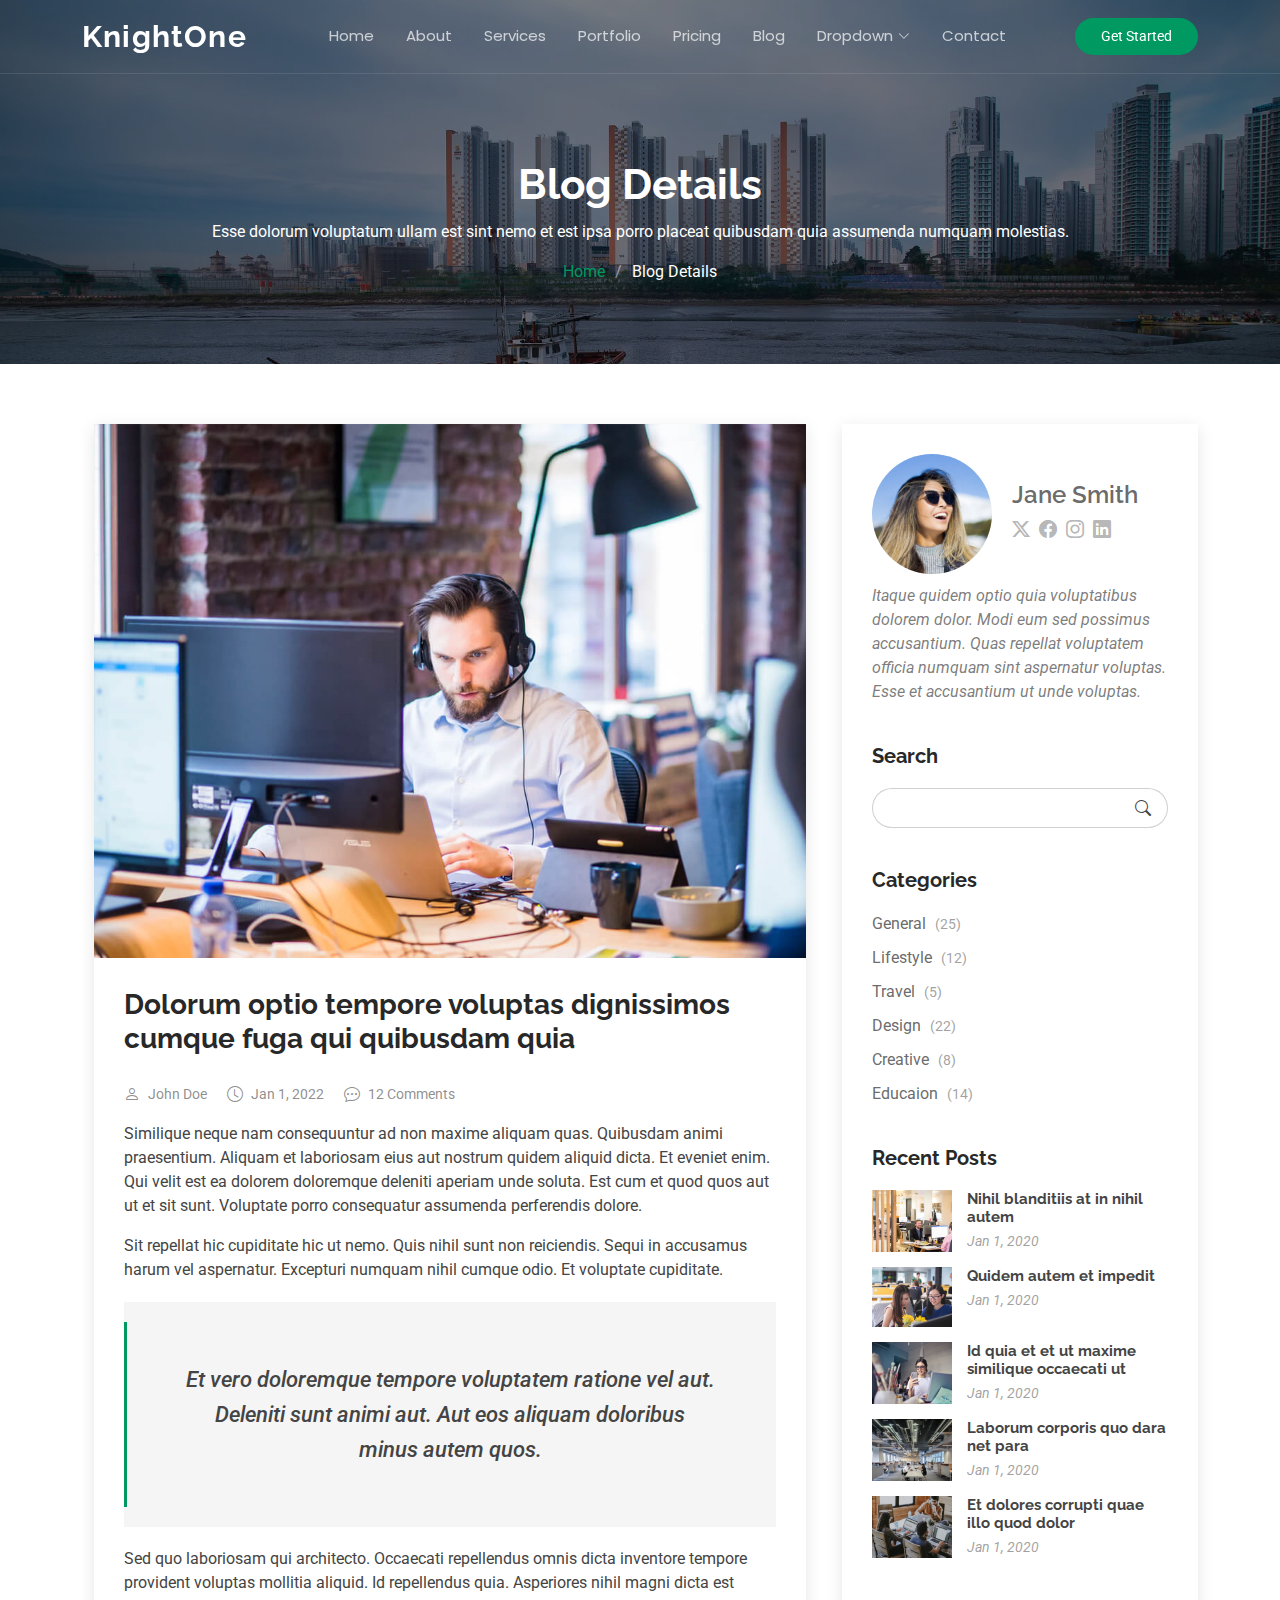
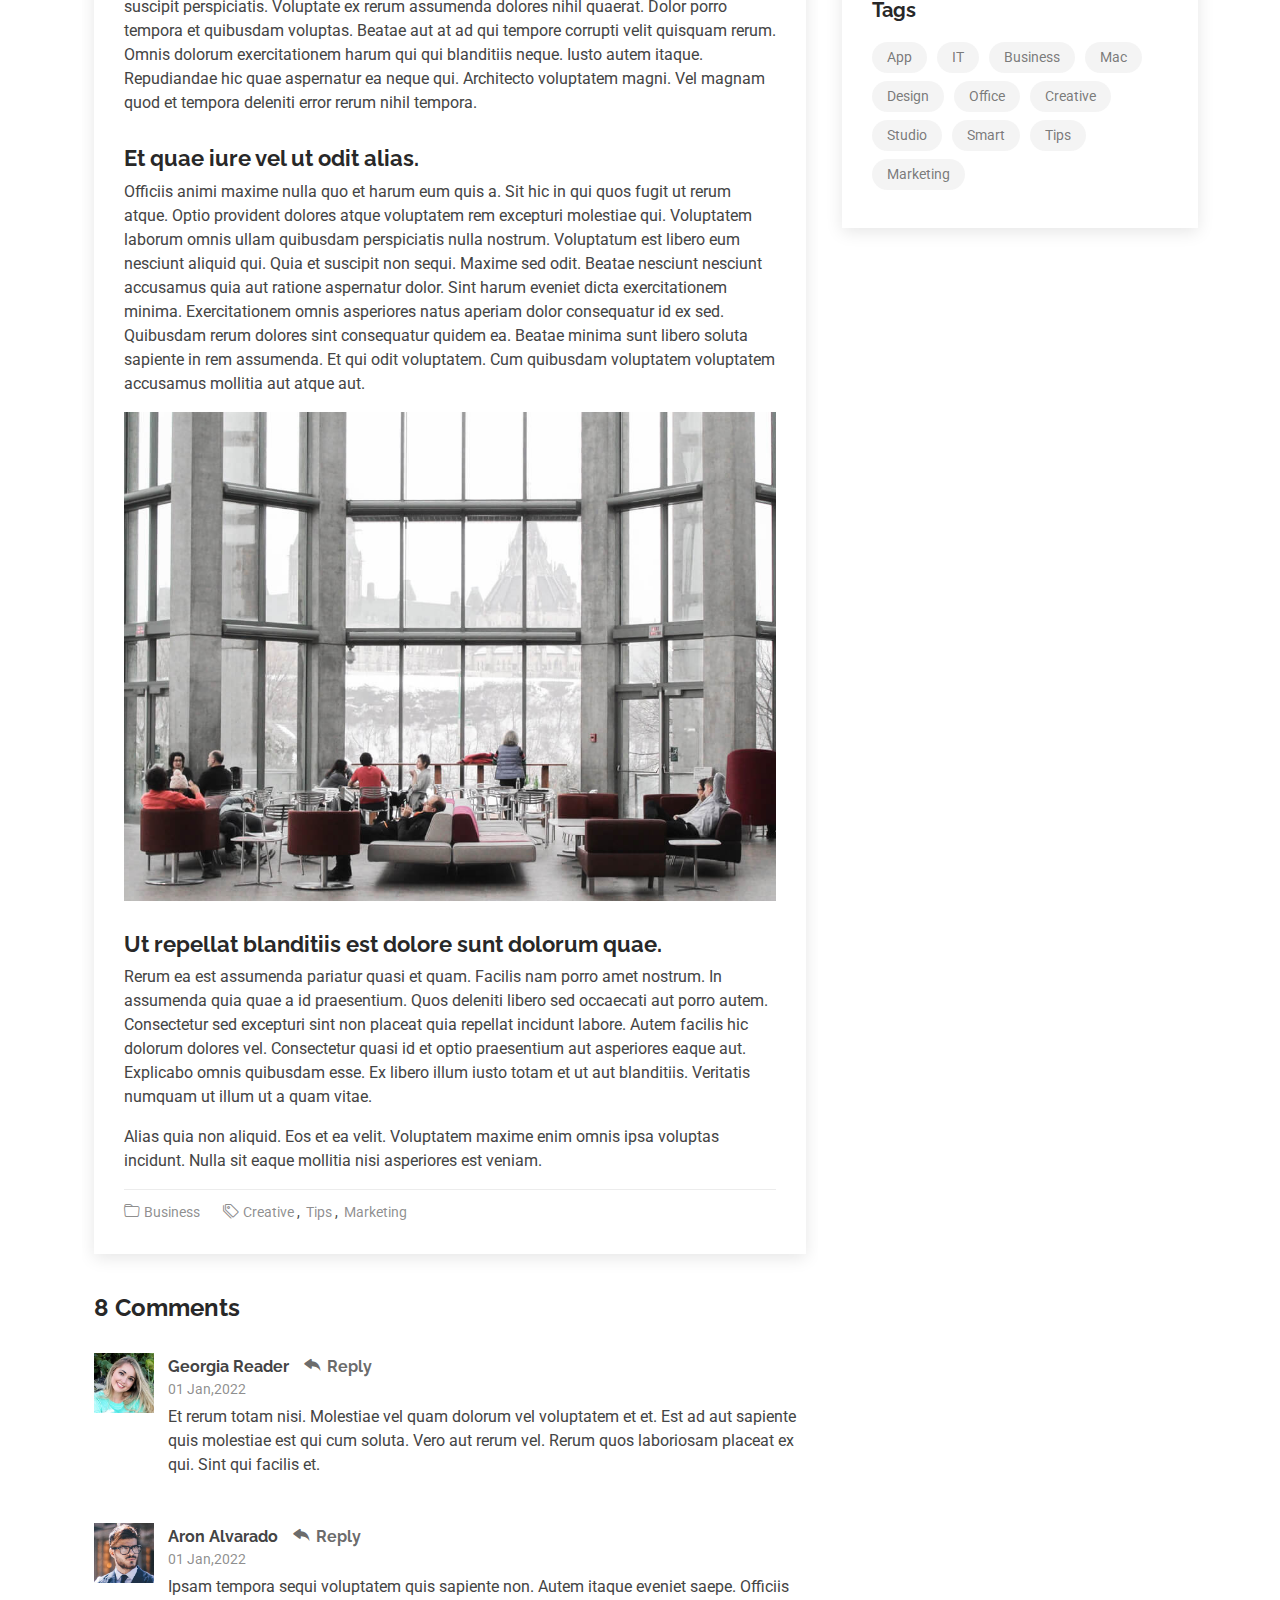
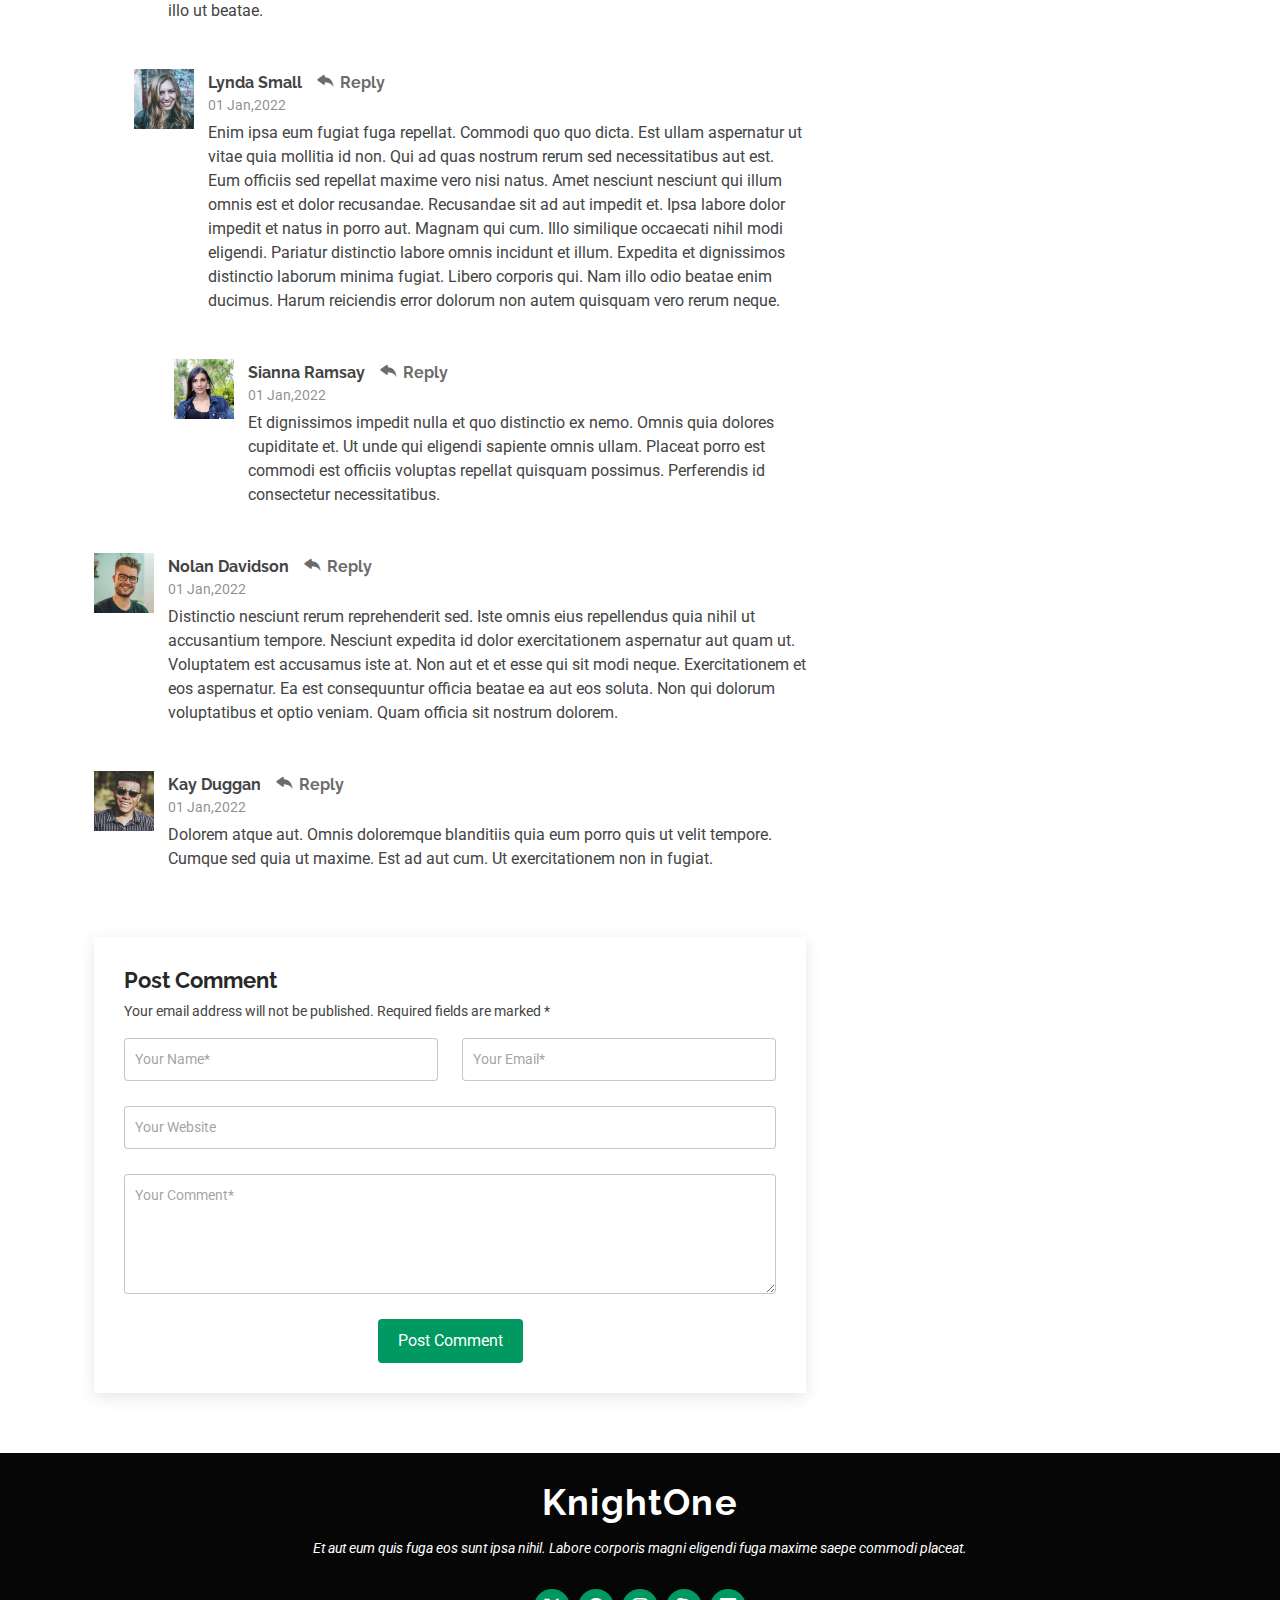
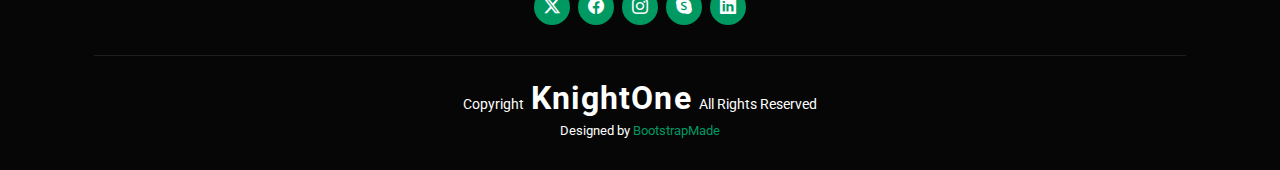
<file: blog-details.html>
<!DOCTYPE html>
<html lang="en">

<head>
  <meta charset="utf-8">
  <meta content="width=device-width, initial-scale=1.0" name="viewport">
  <title>Blog Details - KnightOne Bootstrap Template</title>
  <meta name="description" content="">
  <meta name="keywords" content="">

  <!-- Favicons -->
  <link href="assets/img/favicon.png" rel="icon">
  <link href="assets/img/apple-touch-icon.png" rel="apple-touch-icon">

  <!-- Fonts -->
  <link href="https://fonts.googleapis.com" rel="preconnect">
  <link href="https://fonts.gstatic.com" rel="preconnect" crossorigin>
  <link href="https://fonts.googleapis.com/css2?family=Roboto:ital,wght@0,100;0,300;0,400;0,500;0,700;0,900;1,100;1,300;1,400;1,500;1,700;1,900&family=Poppins:ital,wght@0,100;0,200;0,300;0,400;0,500;0,600;0,700;0,800;0,900;1,100;1,200;1,300;1,400;1,500;1,600;1,700;1,800;1,900&family=Raleway:ital,wght@0,100;0,200;0,300;0,400;0,500;0,600;0,700;0,800;0,900;1,100;1,200;1,300;1,400;1,500;1,600;1,700;1,800;1,900&display=swap" rel="stylesheet">

  <!-- Vendor CSS Files -->
  <link href="assets/vendor/bootstrap/css/bootstrap.min.css" rel="stylesheet">
  <link href="assets/vendor/bootstrap-icons/bootstrap-icons.css" rel="stylesheet">
  <link href="assets/vendor/aos/aos.css" rel="stylesheet">
  <link href="assets/vendor/glightbox/css/glightbox.min.css" rel="stylesheet">
  <link href="assets/vendor/swiper/swiper-bundle.min.css" rel="stylesheet">

  <!-- Main CSS File -->
  <link href="assets/css/main.css" rel="stylesheet">

  <!-- =======================================================
  * Template Name: KnightOne
  * Template URL: https://bootstrapmade.com/knight-simple-one-page-bootstrap-template/
  * Updated: Oct 16 2024 with Bootstrap v5.3.3
  * Author: BootstrapMade.com
  * License: https://bootstrapmade.com/license/
  ======================================================== -->
</head>

<body class="blog-details-page">

  <header id="header" class="header d-flex align-items-center fixed-top">
    <div class="container position-relative d-flex align-items-center justify-content-between">

      <a href="index.html" class="logo d-flex align-items-center me-auto me-xl-0">
        <!-- Uncomment the line below if you also wish to use an image logo -->
        <!-- <img src="assets/img/logo.png" alt=""> -->
        <h1 class="sitename">KnightOne</h1>
      </a>

      <nav id="navmenu" class="navmenu">
        <ul>
          <li><a href="#hero">Home</a></li>
          <li><a href="#about">About</a></li>
          <li><a href="#services">Services</a></li>
          <li><a href="#portfolio">Portfolio</a></li>
          <li><a href="#pricing">Pricing</a></li>
          <li><a href="blog.html">Blog</a></li>
          <li class="dropdown"><a href="#"><span>Dropdown</span> <i class="bi bi-chevron-down toggle-dropdown"></i></a>
            <ul>
              <li><a href="#">Dropdown 1</a></li>
              <li class="dropdown"><a href="#"><span>Deep Dropdown</span> <i class="bi bi-chevron-down toggle-dropdown"></i></a>
                <ul>
                  <li><a href="#">Deep Dropdown 1</a></li>
                  <li><a href="#">Deep Dropdown 2</a></li>
                  <li><a href="#">Deep Dropdown 3</a></li>
                  <li><a href="#">Deep Dropdown 4</a></li>
                  <li><a href="#">Deep Dropdown 5</a></li>
                </ul>
              </li>
              <li><a href="#">Dropdown 2</a></li>
              <li><a href="#">Dropdown 3</a></li>
              <li><a href="#">Dropdown 4</a></li>
            </ul>
          </li>
          <li><a href="#contact">Contact</a></li>
        </ul>
        <i class="mobile-nav-toggle d-xl-none bi bi-list"></i>
      </nav>

      <a class="cta-btn" href="#about">Get Started</a>

    </div>
  </header>

  <main class="main">

    <!-- Page Title -->
    <div class="page-title dark-background" data-aos="fade" style="background-image: url(assets/img/page-title-bg.webp);">
      <div class="container position-relative">
        <h1>Blog Details</h1>
        <p>Esse dolorum voluptatum ullam est sint nemo et est ipsa porro placeat quibusdam quia assumenda numquam molestias.</p>
        <nav class="breadcrumbs">
          <ol>
            <li><a href="index.html">Home</a></li>
            <li class="current">Blog Details</li>
          </ol>
        </nav>
      </div>
    </div><!-- End Page Title -->

    <div class="container">
      <div class="row">

        <div class="col-lg-8">

          <!-- Blog Details Section -->
          <section id="blog-details" class="blog-details section">
            <div class="container">

              <article class="article">

                <div class="post-img">
                  <img src="assets/img/blog/blog-1.jpg" alt="" class="img-fluid">
                </div>

                <h2 class="title">Dolorum optio tempore voluptas dignissimos cumque fuga qui quibusdam quia</h2>

                <div class="meta-top">
                  <ul>
                    <li class="d-flex align-items-center"><i class="bi bi-person"></i> <a href="blog-details.html">John Doe</a></li>
                    <li class="d-flex align-items-center"><i class="bi bi-clock"></i> <a href="blog-details.html"><time datetime="2020-01-01">Jan 1, 2022</time></a></li>
                    <li class="d-flex align-items-center"><i class="bi bi-chat-dots"></i> <a href="blog-details.html">12 Comments</a></li>
                  </ul>
                </div><!-- End meta top -->

                <div class="content">
                  <p>
                    Similique neque nam consequuntur ad non maxime aliquam quas. Quibusdam animi praesentium. Aliquam et laboriosam eius aut nostrum quidem aliquid dicta.
                    Et eveniet enim. Qui velit est ea dolorem doloremque deleniti aperiam unde soluta. Est cum et quod quos aut ut et sit sunt. Voluptate porro consequatur assumenda perferendis dolore.
                  </p>

                  <p>
                    Sit repellat hic cupiditate hic ut nemo. Quis nihil sunt non reiciendis. Sequi in accusamus harum vel aspernatur. Excepturi numquam nihil cumque odio. Et voluptate cupiditate.
                  </p>

                  <blockquote>
                    <p>
                      Et vero doloremque tempore voluptatem ratione vel aut. Deleniti sunt animi aut. Aut eos aliquam doloribus minus autem quos.
                    </p>
                  </blockquote>

                  <p>
                    Sed quo laboriosam qui architecto. Occaecati repellendus omnis dicta inventore tempore provident voluptas mollitia aliquid. Id repellendus quia. Asperiores nihil magni dicta est suscipit perspiciatis. Voluptate ex rerum assumenda dolores nihil quaerat.
                    Dolor porro tempora et quibusdam voluptas. Beatae aut at ad qui tempore corrupti velit quisquam rerum. Omnis dolorum exercitationem harum qui qui blanditiis neque.
                    Iusto autem itaque. Repudiandae hic quae aspernatur ea neque qui. Architecto voluptatem magni. Vel magnam quod et tempora deleniti error rerum nihil tempora.
                  </p>

                  <h3>Et quae iure vel ut odit alias.</h3>
                  <p>
                    Officiis animi maxime nulla quo et harum eum quis a. Sit hic in qui quos fugit ut rerum atque. Optio provident dolores atque voluptatem rem excepturi molestiae qui. Voluptatem laborum omnis ullam quibusdam perspiciatis nulla nostrum. Voluptatum est libero eum nesciunt aliquid qui.
                    Quia et suscipit non sequi. Maxime sed odit. Beatae nesciunt nesciunt accusamus quia aut ratione aspernatur dolor. Sint harum eveniet dicta exercitationem minima. Exercitationem omnis asperiores natus aperiam dolor consequatur id ex sed. Quibusdam rerum dolores sint consequatur quidem ea.
                    Beatae minima sunt libero soluta sapiente in rem assumenda. Et qui odit voluptatem. Cum quibusdam voluptatem voluptatem accusamus mollitia aut atque aut.
                  </p>
                  <img src="assets/img/blog/blog-inside-post.jpg" class="img-fluid" alt="">

                  <h3>Ut repellat blanditiis est dolore sunt dolorum quae.</h3>
                  <p>
                    Rerum ea est assumenda pariatur quasi et quam. Facilis nam porro amet nostrum. In assumenda quia quae a id praesentium. Quos deleniti libero sed occaecati aut porro autem. Consectetur sed excepturi sint non placeat quia repellat incidunt labore. Autem facilis hic dolorum dolores vel.
                    Consectetur quasi id et optio praesentium aut asperiores eaque aut. Explicabo omnis quibusdam esse. Ex libero illum iusto totam et ut aut blanditiis. Veritatis numquam ut illum ut a quam vitae.
                  </p>
                  <p>
                    Alias quia non aliquid. Eos et ea velit. Voluptatem maxime enim omnis ipsa voluptas incidunt. Nulla sit eaque mollitia nisi asperiores est veniam.
                  </p>

                </div><!-- End post content -->

                <div class="meta-bottom">
                  <i class="bi bi-folder"></i>
                  <ul class="cats">
                    <li><a href="#">Business</a></li>
                  </ul>

                  <i class="bi bi-tags"></i>
                  <ul class="tags">
                    <li><a href="#">Creative</a></li>
                    <li><a href="#">Tips</a></li>
                    <li><a href="#">Marketing</a></li>
                  </ul>
                </div><!-- End meta bottom -->

              </article>

            </div>
          </section><!-- /Blog Details Section -->

          <!-- Blog Comments Section -->
          <section id="blog-comments" class="blog-comments section">

            <div class="container">

              <h4 class="comments-count">8 Comments</h4>

              <div id="comment-1" class="comment">
                <div class="d-flex">
                  <div class="comment-img"><img src="assets/img/blog/comments-1.jpg" alt=""></div>
                  <div>
                    <h5><a href="">Georgia Reader</a> <a href="#" class="reply"><i class="bi bi-reply-fill"></i> Reply</a></h5>
                    <time datetime="2020-01-01">01 Jan,2022</time>
                    <p>
                      Et rerum totam nisi. Molestiae vel quam dolorum vel voluptatem et et. Est ad aut sapiente quis molestiae est qui cum soluta.
                      Vero aut rerum vel. Rerum quos laboriosam placeat ex qui. Sint qui facilis et.
                    </p>
                  </div>
                </div>
              </div><!-- End comment #1 -->

              <div id="comment-2" class="comment">
                <div class="d-flex">
                  <div class="comment-img"><img src="assets/img/blog/comments-2.jpg" alt=""></div>
                  <div>
                    <h5><a href="">Aron Alvarado</a> <a href="#" class="reply"><i class="bi bi-reply-fill"></i> Reply</a></h5>
                    <time datetime="2020-01-01">01 Jan,2022</time>
                    <p>
                      Ipsam tempora sequi voluptatem quis sapiente non. Autem itaque eveniet saepe. Officiis illo ut beatae.
                    </p>
                  </div>
                </div>

                <div id="comment-reply-1" class="comment comment-reply">
                  <div class="d-flex">
                    <div class="comment-img"><img src="assets/img/blog/comments-3.jpg" alt=""></div>
                    <div>
                      <h5><a href="">Lynda Small</a> <a href="#" class="reply"><i class="bi bi-reply-fill"></i> Reply</a></h5>
                      <time datetime="2020-01-01">01 Jan,2022</time>
                      <p>
                        Enim ipsa eum fugiat fuga repellat. Commodi quo quo dicta. Est ullam aspernatur ut vitae quia mollitia id non. Qui ad quas nostrum rerum sed necessitatibus aut est. Eum officiis sed repellat maxime vero nisi natus. Amet nesciunt nesciunt qui illum omnis est et dolor recusandae.

                        Recusandae sit ad aut impedit et. Ipsa labore dolor impedit et natus in porro aut. Magnam qui cum. Illo similique occaecati nihil modi eligendi. Pariatur distinctio labore omnis incidunt et illum. Expedita et dignissimos distinctio laborum minima fugiat.

                        Libero corporis qui. Nam illo odio beatae enim ducimus. Harum reiciendis error dolorum non autem quisquam vero rerum neque.
                      </p>
                    </div>
                  </div>

                  <div id="comment-reply-2" class="comment comment-reply">
                    <div class="d-flex">
                      <div class="comment-img"><img src="assets/img/blog/comments-4.jpg" alt=""></div>
                      <div>
                        <h5><a href="">Sianna Ramsay</a> <a href="#" class="reply"><i class="bi bi-reply-fill"></i> Reply</a></h5>
                        <time datetime="2020-01-01">01 Jan,2022</time>
                        <p>
                          Et dignissimos impedit nulla et quo distinctio ex nemo. Omnis quia dolores cupiditate et. Ut unde qui eligendi sapiente omnis ullam. Placeat porro est commodi est officiis voluptas repellat quisquam possimus. Perferendis id consectetur necessitatibus.
                        </p>
                      </div>
                    </div>

                  </div><!-- End comment reply #2-->

                </div><!-- End comment reply #1-->

              </div><!-- End comment #2-->

              <div id="comment-3" class="comment">
                <div class="d-flex">
                  <div class="comment-img"><img src="assets/img/blog/comments-5.jpg" alt=""></div>
                  <div>
                    <h5><a href="">Nolan Davidson</a> <a href="#" class="reply"><i class="bi bi-reply-fill"></i> Reply</a></h5>
                    <time datetime="2020-01-01">01 Jan,2022</time>
                    <p>
                      Distinctio nesciunt rerum reprehenderit sed. Iste omnis eius repellendus quia nihil ut accusantium tempore. Nesciunt expedita id dolor exercitationem aspernatur aut quam ut. Voluptatem est accusamus iste at.
                      Non aut et et esse qui sit modi neque. Exercitationem et eos aspernatur. Ea est consequuntur officia beatae ea aut eos soluta. Non qui dolorum voluptatibus et optio veniam. Quam officia sit nostrum dolorem.
                    </p>
                  </div>
                </div>

              </div><!-- End comment #3 -->

              <div id="comment-4" class="comment">
                <div class="d-flex">
                  <div class="comment-img"><img src="assets/img/blog/comments-6.jpg" alt=""></div>
                  <div>
                    <h5><a href="">Kay Duggan</a> <a href="#" class="reply"><i class="bi bi-reply-fill"></i> Reply</a></h5>
                    <time datetime="2020-01-01">01 Jan,2022</time>
                    <p>
                      Dolorem atque aut. Omnis doloremque blanditiis quia eum porro quis ut velit tempore. Cumque sed quia ut maxime. Est ad aut cum. Ut exercitationem non in fugiat.
                    </p>
                  </div>
                </div>

              </div><!-- End comment #4 -->

            </div>

          </section><!-- /Blog Comments Section -->

          <!-- Comment Form Section -->
          <section id="comment-form" class="comment-form section">
            <div class="container">

              <form action="">

                <h4>Post Comment</h4>
                <p>Your email address will not be published. Required fields are marked * </p>
                <div class="row">
                  <div class="col-md-6 form-group">
                    <input name="name" type="text" class="form-control" placeholder="Your Name*">
                  </div>
                  <div class="col-md-6 form-group">
                    <input name="email" type="text" class="form-control" placeholder="Your Email*">
                  </div>
                </div>
                <div class="row">
                  <div class="col form-group">
                    <input name="website" type="text" class="form-control" placeholder="Your Website">
                  </div>
                </div>
                <div class="row">
                  <div class="col form-group">
                    <textarea name="comment" class="form-control" placeholder="Your Comment*"></textarea>
                  </div>
                </div>

                <div class="text-center">
                  <button type="submit" class="btn btn-primary">Post Comment</button>
                </div>

              </form>

            </div>
          </section><!-- /Comment Form Section -->

        </div>

        <div class="col-lg-4 sidebar">

          <div class="widgets-container">

            <!-- Blog Author Widget -->
            <div class="blog-author-widget widget-item">

              <div class="d-flex flex-column align-items-center">
                <div class="d-flex align-items-center w-100">
                  <img src="assets/img/blog/blog-author.jpg" class="rounded-circle flex-shrink-0" alt="">
                  <div>
                    <h4>Jane Smith</h4>
                    <div class="social-links">
                      <a href="https://x.com/#"><i class="bi bi-twitter-x"></i></a>
                      <a href="https://facebook.com/#"><i class="bi bi-facebook"></i></a>
                      <a href="https://instagram.com/#"><i class="biu bi-instagram"></i></a>
                      <a href="https://instagram.com/#"><i class="biu bi-linkedin"></i></a>
                    </div>
                  </div>
                </div>

                <p>
                  Itaque quidem optio quia voluptatibus dolorem dolor. Modi eum sed possimus accusantium. Quas repellat voluptatem officia numquam sint aspernatur voluptas. Esse et accusantium ut unde voluptas.
                </p>

              </div>

            </div><!--/Blog Author Widget -->

            <!-- Search Widget -->
            <div class="search-widget widget-item">

              <h3 class="widget-title">Search</h3>
              <form action="">
                <input type="text">
                <button type="submit" title="Search"><i class="bi bi-search"></i></button>
              </form>

            </div><!--/Search Widget -->

            <!-- Categories Widget -->
            <div class="categories-widget widget-item">

              <h3 class="widget-title">Categories</h3>
              <ul class="mt-3">
                <li><a href="#">General <span>(25)</span></a></li>
                <li><a href="#">Lifestyle <span>(12)</span></a></li>
                <li><a href="#">Travel <span>(5)</span></a></li>
                <li><a href="#">Design <span>(22)</span></a></li>
                <li><a href="#">Creative <span>(8)</span></a></li>
                <li><a href="#">Educaion <span>(14)</span></a></li>
              </ul>

            </div><!--/Categories Widget -->

            <!-- Recent Posts Widget -->
            <div class="recent-posts-widget widget-item">

              <h3 class="widget-title">Recent Posts</h3>

              <div class="post-item">
                <img src="assets/img/blog/blog-recent-1.jpg" alt="" class="flex-shrink-0">
                <div>
                  <h4><a href="blog-details.html">Nihil blanditiis at in nihil autem</a></h4>
                  <time datetime="2020-01-01">Jan 1, 2020</time>
                </div>
              </div><!-- End recent post item-->

              <div class="post-item">
                <img src="assets/img/blog/blog-recent-2.jpg" alt="" class="flex-shrink-0">
                <div>
                  <h4><a href="blog-details.html">Quidem autem et impedit</a></h4>
                  <time datetime="2020-01-01">Jan 1, 2020</time>
                </div>
              </div><!-- End recent post item-->

              <div class="post-item">
                <img src="assets/img/blog/blog-recent-3.jpg" alt="" class="flex-shrink-0">
                <div>
                  <h4><a href="blog-details.html">Id quia et et ut maxime similique occaecati ut</a></h4>
                  <time datetime="2020-01-01">Jan 1, 2020</time>
                </div>
              </div><!-- End recent post item-->

              <div class="post-item">
                <img src="assets/img/blog/blog-recent-4.jpg" alt="" class="flex-shrink-0">
                <div>
                  <h4><a href="blog-details.html">Laborum corporis quo dara net para</a></h4>
                  <time datetime="2020-01-01">Jan 1, 2020</time>
                </div>
              </div><!-- End recent post item-->

              <div class="post-item">
                <img src="assets/img/blog/blog-recent-5.jpg" alt="" class="flex-shrink-0">
                <div>
                  <h4><a href="blog-details.html">Et dolores corrupti quae illo quod dolor</a></h4>
                  <time datetime="2020-01-01">Jan 1, 2020</time>
                </div>
              </div><!-- End recent post item-->

            </div><!--/Recent Posts Widget -->

            <!-- Tags Widget -->
            <div class="tags-widget widget-item">

              <h3 class="widget-title">Tags</h3>
              <ul>
                <li><a href="#">App</a></li>
                <li><a href="#">IT</a></li>
                <li><a href="#">Business</a></li>
                <li><a href="#">Mac</a></li>
                <li><a href="#">Design</a></li>
                <li><a href="#">Office</a></li>
                <li><a href="#">Creative</a></li>
                <li><a href="#">Studio</a></li>
                <li><a href="#">Smart</a></li>
                <li><a href="#">Tips</a></li>
                <li><a href="#">Marketing</a></li>
              </ul>

            </div><!--/Tags Widget -->

          </div>

        </div>

      </div>
    </div>

  </main>

  <footer id="footer" class="footer dark-background">
    <div class="container">
      <h3 class="sitename">KnightOne</h3>
      <p>Et aut eum quis fuga eos sunt ipsa nihil. Labore corporis magni eligendi fuga maxime saepe commodi placeat.</p>
      <div class="social-links d-flex justify-content-center">
        <a href=""><i class="bi bi-twitter-x"></i></a>
        <a href=""><i class="bi bi-facebook"></i></a>
        <a href=""><i class="bi bi-instagram"></i></a>
        <a href=""><i class="bi bi-skype"></i></a>
        <a href=""><i class="bi bi-linkedin"></i></a>
      </div>
      <div class="container">
        <div class="copyright">
          <span>Copyright</span> <strong class="px-1 sitename">KnightOne</strong> <span>All Rights Reserved</span>
        </div>
        <div class="credits">
          <!-- All the links in the footer should remain intact. -->
          <!-- You can delete the links only if you've purchased the pro version. -->
          <!-- Licensing information: https://bootstrapmade.com/license/ -->
          <!-- Purchase the pro version with working PHP/AJAX contact form: [buy-url] -->
          Designed by <a href="https://bootstrapmade.com/">BootstrapMade</a>
        </div>
      </div>
    </div>
  </footer>

  <!-- Scroll Top -->
  <a href="#" id="scroll-top" class="scroll-top d-flex align-items-center justify-content-center"><i class="bi bi-arrow-up-short"></i></a>

  <!-- Preloader -->
  <div id="preloader"></div>

  <!-- Vendor JS Files -->
  <script src="assets/vendor/bootstrap/js/bootstrap.bundle.min.js"></script>
  <script src="assets/vendor/php-email-form/validate.js"></script>
  <script src="assets/vendor/aos/aos.js"></script>
  <script src="assets/vendor/glightbox/js/glightbox.min.js"></script>
  <script src="assets/vendor/purecounter/purecounter_vanilla.js"></script>
  <script src="assets/vendor/imagesloaded/imagesloaded.pkgd.min.js"></script>
  <script src="assets/vendor/isotope-layout/isotope.pkgd.min.js"></script>
  <script src="assets/vendor/swiper/swiper-bundle.min.js"></script>

  <!-- Main JS File -->
  <script src="assets/js/main.js"></script>

</body>

</html>
</file>
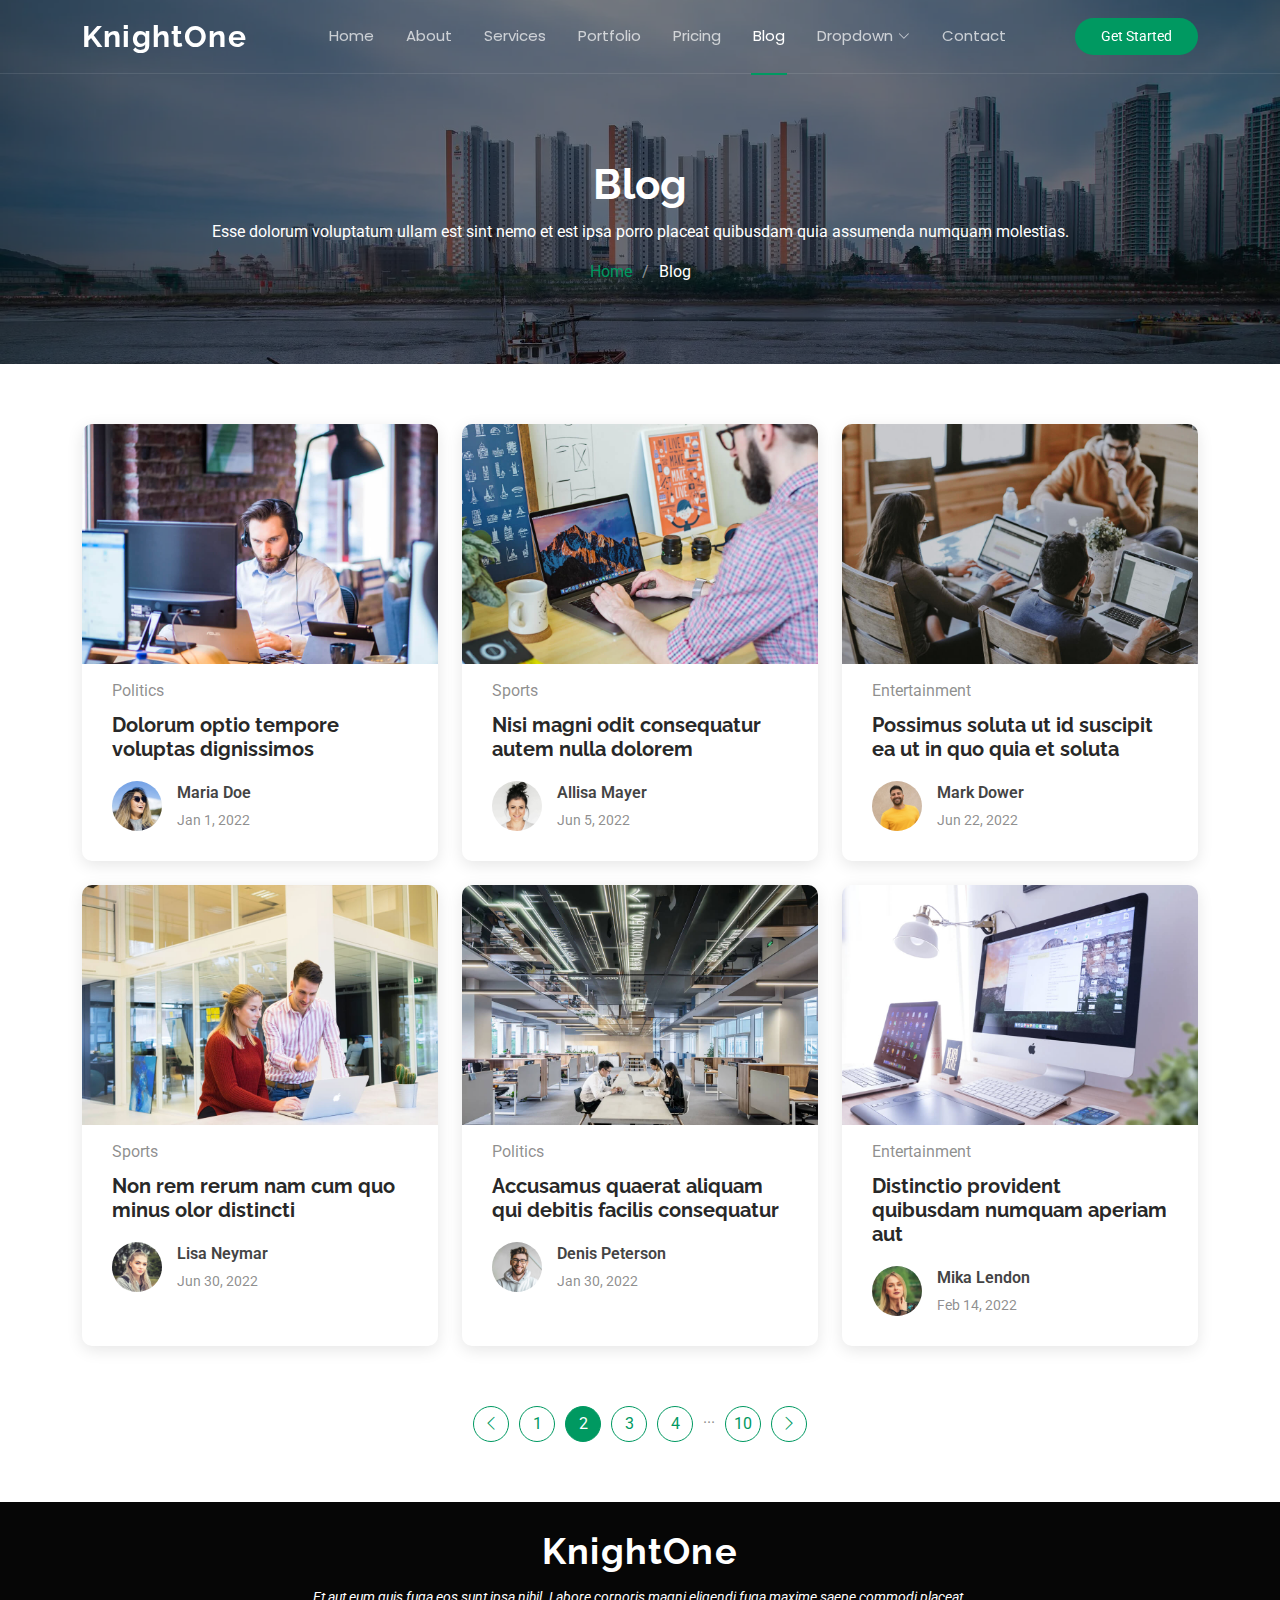
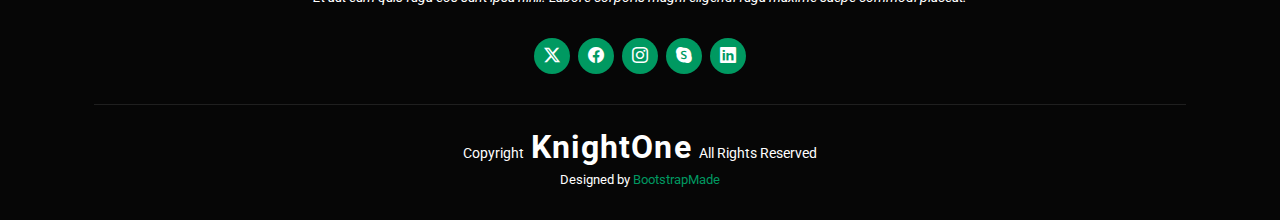
<file: blog.html>
<!DOCTYPE html>
<html lang="en">

<head>
  <meta charset="utf-8">
  <meta content="width=device-width, initial-scale=1.0" name="viewport">
  <title>Blog - KnightOne Bootstrap Template</title>
  <meta name="description" content="">
  <meta name="keywords" content="">

  <!-- Favicons -->
  <link href="assets/img/favicon.png" rel="icon">
  <link href="assets/img/apple-touch-icon.png" rel="apple-touch-icon">

  <!-- Fonts -->
  <link href="https://fonts.googleapis.com" rel="preconnect">
  <link href="https://fonts.gstatic.com" rel="preconnect" crossorigin>
  <link href="https://fonts.googleapis.com/css2?family=Roboto:ital,wght@0,100;0,300;0,400;0,500;0,700;0,900;1,100;1,300;1,400;1,500;1,700;1,900&family=Poppins:ital,wght@0,100;0,200;0,300;0,400;0,500;0,600;0,700;0,800;0,900;1,100;1,200;1,300;1,400;1,500;1,600;1,700;1,800;1,900&family=Raleway:ital,wght@0,100;0,200;0,300;0,400;0,500;0,600;0,700;0,800;0,900;1,100;1,200;1,300;1,400;1,500;1,600;1,700;1,800;1,900&display=swap" rel="stylesheet">

  <!-- Vendor CSS Files -->
  <link href="assets/vendor/bootstrap/css/bootstrap.min.css" rel="stylesheet">
  <link href="assets/vendor/bootstrap-icons/bootstrap-icons.css" rel="stylesheet">
  <link href="assets/vendor/aos/aos.css" rel="stylesheet">
  <link href="assets/vendor/glightbox/css/glightbox.min.css" rel="stylesheet">
  <link href="assets/vendor/swiper/swiper-bundle.min.css" rel="stylesheet">

  <!-- Main CSS File -->
  <link href="assets/css/main.css" rel="stylesheet">

  <!-- =======================================================
  * Template Name: KnightOne
  * Template URL: https://bootstrapmade.com/knight-simple-one-page-bootstrap-template/
  * Updated: Oct 16 2024 with Bootstrap v5.3.3
  * Author: BootstrapMade.com
  * License: https://bootstrapmade.com/license/
  ======================================================== -->
</head>

<body class="blog-page">

  <header id="header" class="header d-flex align-items-center fixed-top">
    <div class="container position-relative d-flex align-items-center justify-content-between">

      <a href="index.html" class="logo d-flex align-items-center me-auto me-xl-0">
        <!-- Uncomment the line below if you also wish to use an image logo -->
        <!-- <img src="assets/img/logo.png" alt=""> -->
        <h1 class="sitename">KnightOne</h1>
      </a>

      <nav id="navmenu" class="navmenu">
        <ul>
          <li><a href="#hero">Home</a></li>
          <li><a href="#about">About</a></li>
          <li><a href="#services">Services</a></li>
          <li><a href="#portfolio">Portfolio</a></li>
          <li><a href="#pricing">Pricing</a></li>
          <li><a href="blog.html" class="active">Blog</a></li>
          <li class="dropdown"><a href="#"><span>Dropdown</span> <i class="bi bi-chevron-down toggle-dropdown"></i></a>
            <ul>
              <li><a href="#">Dropdown 1</a></li>
              <li class="dropdown"><a href="#"><span>Deep Dropdown</span> <i class="bi bi-chevron-down toggle-dropdown"></i></a>
                <ul>
                  <li><a href="#">Deep Dropdown 1</a></li>
                  <li><a href="#">Deep Dropdown 2</a></li>
                  <li><a href="#">Deep Dropdown 3</a></li>
                  <li><a href="#">Deep Dropdown 4</a></li>
                  <li><a href="#">Deep Dropdown 5</a></li>
                </ul>
              </li>
              <li><a href="#">Dropdown 2</a></li>
              <li><a href="#">Dropdown 3</a></li>
              <li><a href="#">Dropdown 4</a></li>
            </ul>
          </li>
          <li><a href="#contact">Contact</a></li>
        </ul>
        <i class="mobile-nav-toggle d-xl-none bi bi-list"></i>
      </nav>

      <a class="cta-btn" href="#about">Get Started</a>

    </div>
  </header>

  <main class="main">

    <!-- Page Title -->
    <div class="page-title dark-background" data-aos="fade" style="background-image: url(assets/img/page-title-bg.webp);">
      <div class="container position-relative">
        <h1>Blog</h1>
        <p>Esse dolorum voluptatum ullam est sint nemo et est ipsa porro placeat quibusdam quia assumenda numquam molestias.</p>
        <nav class="breadcrumbs">
          <ol>
            <li><a href="index.html">Home</a></li>
            <li class="current">Blog</li>
          </ol>
        </nav>
      </div>
    </div><!-- End Page Title -->

    <!-- Blog Posts Section -->
    <section id="blog-posts" class="blog-posts section">

      <div class="container">
        <div class="row gy-4">

          <div class="col-lg-4">
            <article>

              <div class="post-img">
                <img src="assets/img/blog/blog-1.jpg" alt="" class="img-fluid">
              </div>

              <p class="post-category">Politics</p>

              <h2 class="title">
                <a href="blog-details.html">Dolorum optio tempore voluptas dignissimos</a>
              </h2>

              <div class="d-flex align-items-center">
                <img src="assets/img/blog/blog-author.jpg" alt="" class="img-fluid post-author-img flex-shrink-0">
                <div class="post-meta">
                  <p class="post-author">Maria Doe</p>
                  <p class="post-date">
                    <time datetime="2022-01-01">Jan 1, 2022</time>
                  </p>
                </div>
              </div>

            </article>
          </div><!-- End post list item -->

          <div class="col-lg-4">
            <article>

              <div class="post-img">
                <img src="assets/img/blog/blog-2.jpg" alt="" class="img-fluid">
              </div>

              <p class="post-category">Sports</p>

              <h2 class="title">
                <a href="blog-details.html">Nisi magni odit consequatur autem nulla dolorem</a>
              </h2>

              <div class="d-flex align-items-center">
                <img src="assets/img/blog/blog-author-2.jpg" alt="" class="img-fluid post-author-img flex-shrink-0">
                <div class="post-meta">
                  <p class="post-author">Allisa Mayer</p>
                  <p class="post-date">
                    <time datetime="2022-01-01">Jun 5, 2022</time>
                  </p>
                </div>
              </div>

            </article>
          </div><!-- End post list item -->

          <div class="col-lg-4">
            <article>

              <div class="post-img">
                <img src="assets/img/blog/blog-3.jpg" alt="" class="img-fluid">
              </div>

              <p class="post-category">Entertainment</p>

              <h2 class="title">
                <a href="blog-details.html">Possimus soluta ut id suscipit ea ut in quo quia et soluta</a>
              </h2>

              <div class="d-flex align-items-center">
                <img src="assets/img/blog/blog-author-3.jpg" alt="" class="img-fluid post-author-img flex-shrink-0">
                <div class="post-meta">
                  <p class="post-author">Mark Dower</p>
                  <p class="post-date">
                    <time datetime="2022-01-01">Jun 22, 2022</time>
                  </p>
                </div>
              </div>

            </article>
          </div><!-- End post list item -->

          <div class="col-lg-4">
            <article>

              <div class="post-img">
                <img src="assets/img/blog/blog-4.jpg" alt="" class="img-fluid">
              </div>

              <p class="post-category">Sports</p>

              <h2 class="title">
                <a href="blog-details.html">Non rem rerum nam cum quo minus olor distincti</a>
              </h2>

              <div class="d-flex align-items-center">
                <img src="assets/img/blog/blog-author-4.jpg" alt="" class="img-fluid post-author-img flex-shrink-0">
                <div class="post-meta">
                  <p class="post-author">Lisa Neymar</p>
                  <p class="post-date">
                    <time datetime="2022-01-01">Jun 30, 2022</time>
                  </p>
                </div>
              </div>

            </article>
          </div><!-- End post list item -->

          <div class="col-lg-4">
            <article>

              <div class="post-img">
                <img src="assets/img/blog/blog-5.jpg" alt="" class="img-fluid">
              </div>

              <p class="post-category">Politics</p>

              <h2 class="title">
                <a href="blog-details.html">Accusamus quaerat aliquam qui debitis facilis consequatur</a>
              </h2>

              <div class="d-flex align-items-center">
                <img src="assets/img/blog/blog-author-5.jpg" alt="" class="img-fluid post-author-img flex-shrink-0">
                <div class="post-meta">
                  <p class="post-author">Denis Peterson</p>
                  <p class="post-date">
                    <time datetime="2022-01-01">Jan 30, 2022</time>
                  </p>
                </div>
              </div>

            </article>
          </div><!-- End post list item -->

          <div class="col-lg-4">
            <article>

              <div class="post-img">
                <img src="assets/img/blog/blog-6.jpg" alt="" class="img-fluid">
              </div>

              <p class="post-category">Entertainment</p>

              <h2 class="title">
                <a href="blog-details.html">Distinctio provident quibusdam numquam aperiam aut</a>
              </h2>

              <div class="d-flex align-items-center">
                <img src="assets/img/blog/blog-author-6.jpg" alt="" class="img-fluid post-author-img flex-shrink-0">
                <div class="post-meta">
                  <p class="post-author">Mika Lendon</p>
                  <p class="post-date">
                    <time datetime="2022-01-01">Feb 14, 2022</time>
                  </p>
                </div>
              </div>

            </article>
          </div><!-- End post list item -->

        </div>
      </div>

    </section><!-- /Blog Posts Section -->

    <!-- Blog Pagination Section -->
    <section id="blog-pagination" class="blog-pagination section">

      <div class="container">
        <div class="d-flex justify-content-center">
          <ul>
            <li><a href="#"><i class="bi bi-chevron-left"></i></a></li>
            <li><a href="#">1</a></li>
            <li><a href="#" class="active">2</a></li>
            <li><a href="#">3</a></li>
            <li><a href="#">4</a></li>
            <li>...</li>
            <li><a href="#">10</a></li>
            <li><a href="#"><i class="bi bi-chevron-right"></i></a></li>
          </ul>
        </div>
      </div>

    </section><!-- /Blog Pagination Section -->

  </main>

  <footer id="footer" class="footer dark-background">
    <div class="container">
      <h3 class="sitename">KnightOne</h3>
      <p>Et aut eum quis fuga eos sunt ipsa nihil. Labore corporis magni eligendi fuga maxime saepe commodi placeat.</p>
      <div class="social-links d-flex justify-content-center">
        <a href=""><i class="bi bi-twitter-x"></i></a>
        <a href=""><i class="bi bi-facebook"></i></a>
        <a href=""><i class="bi bi-instagram"></i></a>
        <a href=""><i class="bi bi-skype"></i></a>
        <a href=""><i class="bi bi-linkedin"></i></a>
      </div>
      <div class="container">
        <div class="copyright">
          <span>Copyright</span> <strong class="px-1 sitename">KnightOne</strong> <span>All Rights Reserved</span>
        </div>
        <div class="credits">
          <!-- All the links in the footer should remain intact. -->
          <!-- You can delete the links only if you've purchased the pro version. -->
          <!-- Licensing information: https://bootstrapmade.com/license/ -->
          <!-- Purchase the pro version with working PHP/AJAX contact form: [buy-url] -->
          Designed by <a href="https://bootstrapmade.com/">BootstrapMade</a>
        </div>
      </div>
    </div>
  </footer>

  <!-- Scroll Top -->
  <a href="#" id="scroll-top" class="scroll-top d-flex align-items-center justify-content-center"><i class="bi bi-arrow-up-short"></i></a>

  <!-- Preloader -->
  <div id="preloader"></div>

  <!-- Vendor JS Files -->
  <script src="assets/vendor/bootstrap/js/bootstrap.bundle.min.js"></script>
  <script src="assets/vendor/php-email-form/validate.js"></script>
  <script src="assets/vendor/aos/aos.js"></script>
  <script src="assets/vendor/glightbox/js/glightbox.min.js"></script>
  <script src="assets/vendor/purecounter/purecounter_vanilla.js"></script>
  <script src="assets/vendor/imagesloaded/imagesloaded.pkgd.min.js"></script>
  <script src="assets/vendor/isotope-layout/isotope.pkgd.min.js"></script>
  <script src="assets/vendor/swiper/swiper-bundle.min.js"></script>

  <!-- Main JS File -->
  <script src="assets/js/main.js"></script>

</body>

</html>
</file>
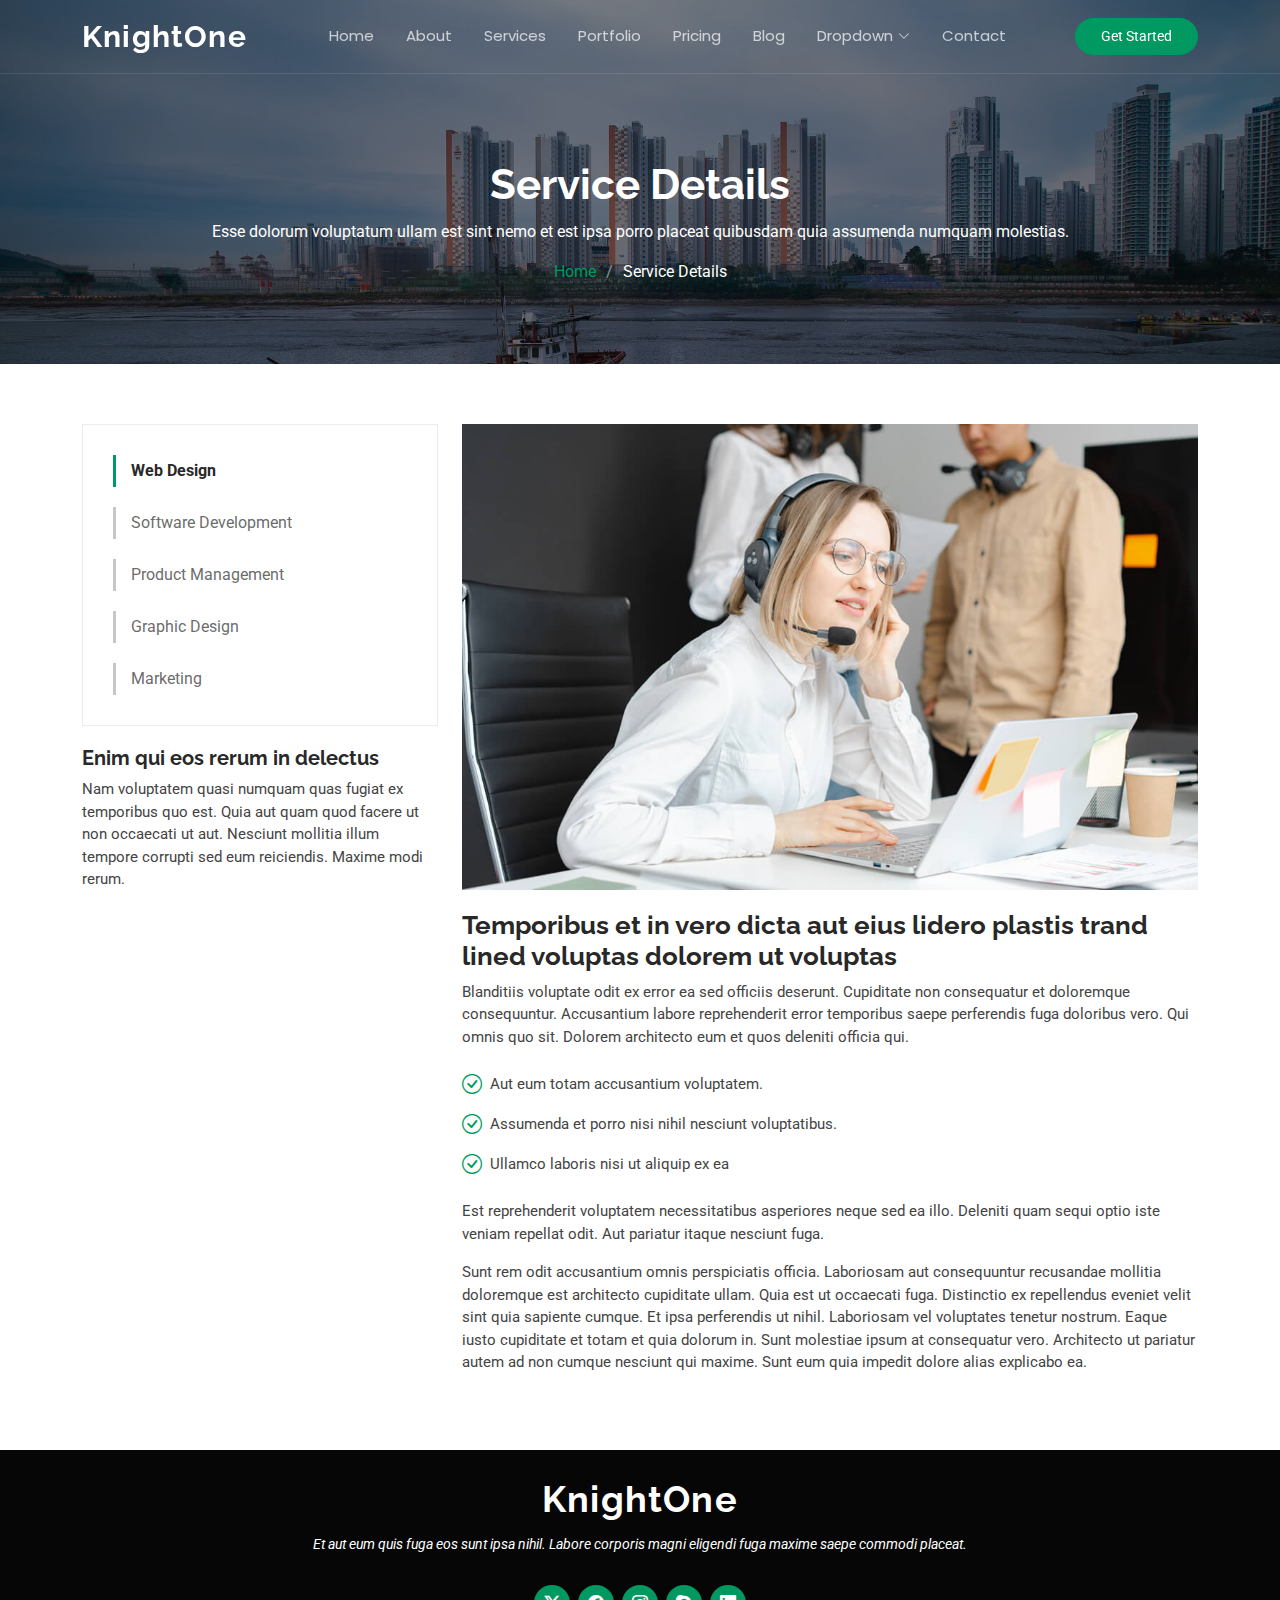
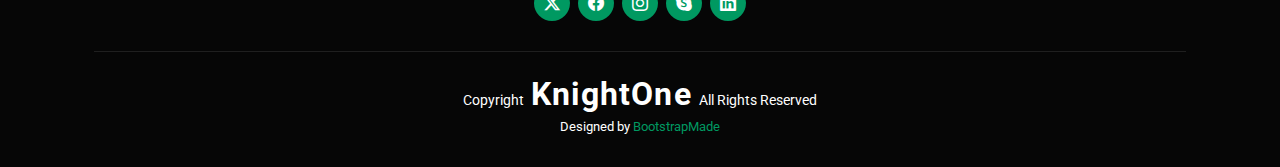
<file: service-details.html>
<!DOCTYPE html>
<html lang="en">

<head>
  <meta charset="utf-8">
  <meta content="width=device-width, initial-scale=1.0" name="viewport">
  <title>Service Details - KnightOne Bootstrap Template</title>
  <meta name="description" content="">
  <meta name="keywords" content="">

  <!-- Favicons -->
  <link href="assets/img/favicon.png" rel="icon">
  <link href="assets/img/apple-touch-icon.png" rel="apple-touch-icon">

  <!-- Fonts -->
  <link href="https://fonts.googleapis.com" rel="preconnect">
  <link href="https://fonts.gstatic.com" rel="preconnect" crossorigin>
  <link href="https://fonts.googleapis.com/css2?family=Roboto:ital,wght@0,100;0,300;0,400;0,500;0,700;0,900;1,100;1,300;1,400;1,500;1,700;1,900&family=Poppins:ital,wght@0,100;0,200;0,300;0,400;0,500;0,600;0,700;0,800;0,900;1,100;1,200;1,300;1,400;1,500;1,600;1,700;1,800;1,900&family=Raleway:ital,wght@0,100;0,200;0,300;0,400;0,500;0,600;0,700;0,800;0,900;1,100;1,200;1,300;1,400;1,500;1,600;1,700;1,800;1,900&display=swap" rel="stylesheet">

  <!-- Vendor CSS Files -->
  <link href="assets/vendor/bootstrap/css/bootstrap.min.css" rel="stylesheet">
  <link href="assets/vendor/bootstrap-icons/bootstrap-icons.css" rel="stylesheet">
  <link href="assets/vendor/aos/aos.css" rel="stylesheet">
  <link href="assets/vendor/glightbox/css/glightbox.min.css" rel="stylesheet">
  <link href="assets/vendor/swiper/swiper-bundle.min.css" rel="stylesheet">

  <!-- Main CSS File -->
  <link href="assets/css/main.css" rel="stylesheet">

  <!-- =======================================================
  * Template Name: KnightOne
  * Template URL: https://bootstrapmade.com/knight-simple-one-page-bootstrap-template/
  * Updated: Oct 16 2024 with Bootstrap v5.3.3
  * Author: BootstrapMade.com
  * License: https://bootstrapmade.com/license/
  ======================================================== -->
</head>

<body class="service-details-page">

  <header id="header" class="header d-flex align-items-center fixed-top">
    <div class="container position-relative d-flex align-items-center justify-content-between">

      <a href="index.html" class="logo d-flex align-items-center me-auto me-xl-0">
        <!-- Uncomment the line below if you also wish to use an image logo -->
        <!-- <img src="assets/img/logo.png" alt=""> -->
        <h1 class="sitename">KnightOne</h1>
      </a>

      <nav id="navmenu" class="navmenu">
        <ul>
          <li><a href="#hero">Home</a></li>
          <li><a href="#about">About</a></li>
          <li><a href="#services">Services</a></li>
          <li><a href="#portfolio">Portfolio</a></li>
          <li><a href="#pricing">Pricing</a></li>
          <li><a href="blog.html">Blog</a></li>
          <li class="dropdown"><a href="#"><span>Dropdown</span> <i class="bi bi-chevron-down toggle-dropdown"></i></a>
            <ul>
              <li><a href="#">Dropdown 1</a></li>
              <li class="dropdown"><a href="#"><span>Deep Dropdown</span> <i class="bi bi-chevron-down toggle-dropdown"></i></a>
                <ul>
                  <li><a href="#">Deep Dropdown 1</a></li>
                  <li><a href="#">Deep Dropdown 2</a></li>
                  <li><a href="#">Deep Dropdown 3</a></li>
                  <li><a href="#">Deep Dropdown 4</a></li>
                  <li><a href="#">Deep Dropdown 5</a></li>
                </ul>
              </li>
              <li><a href="#">Dropdown 2</a></li>
              <li><a href="#">Dropdown 3</a></li>
              <li><a href="#">Dropdown 4</a></li>
            </ul>
          </li>
          <li><a href="#contact">Contact</a></li>
        </ul>
        <i class="mobile-nav-toggle d-xl-none bi bi-list"></i>
      </nav>

      <a class="cta-btn" href="#about">Get Started</a>

    </div>
  </header>

  <main class="main">

    <!-- Page Title -->
    <div class="page-title dark-background" data-aos="fade" style="background-image: url(assets/img/page-title-bg.webp);">
      <div class="container position-relative">
        <h1>Service Details</h1>
        <p>Esse dolorum voluptatum ullam est sint nemo et est ipsa porro placeat quibusdam quia assumenda numquam molestias.</p>
        <nav class="breadcrumbs">
          <ol>
            <li><a href="index.html">Home</a></li>
            <li class="current">Service Details</li>
          </ol>
        </nav>
      </div>
    </div><!-- End Page Title -->

    <!-- Service Details Section -->
    <section id="service-details" class="service-details section">

      <div class="container">

        <div class="row gy-4">

          <div class="col-lg-4" data-aos="fade-up" data-aos-delay="100">
            <div class="services-list">
              <a href="#" class="active">Web Design</a>
              <a href="#">Software Development</a>
              <a href="#">Product Management</a>
              <a href="#">Graphic Design</a>
              <a href="#">Marketing</a>
            </div>

            <h4>Enim qui eos rerum in delectus</h4>
            <p>Nam voluptatem quasi numquam quas fugiat ex temporibus quo est. Quia aut quam quod facere ut non occaecati ut aut. Nesciunt mollitia illum tempore corrupti sed eum reiciendis. Maxime modi rerum.</p>
          </div>

          <div class="col-lg-8" data-aos="fade-up" data-aos-delay="200">
            <img src="assets/img/services.jpg" alt="" class="img-fluid services-img">
            <h3>Temporibus et in vero dicta aut eius lidero plastis trand lined voluptas dolorem ut voluptas</h3>
            <p>
              Blanditiis voluptate odit ex error ea sed officiis deserunt. Cupiditate non consequatur et doloremque consequuntur. Accusantium labore reprehenderit error temporibus saepe perferendis fuga doloribus vero. Qui omnis quo sit. Dolorem architecto eum et quos deleniti officia qui.
            </p>
            <ul>
              <li><i class="bi bi-check-circle"></i> <span>Aut eum totam accusantium voluptatem.</span></li>
              <li><i class="bi bi-check-circle"></i> <span>Assumenda et porro nisi nihil nesciunt voluptatibus.</span></li>
              <li><i class="bi bi-check-circle"></i> <span>Ullamco laboris nisi ut aliquip ex ea</span></li>
            </ul>
            <p>
              Est reprehenderit voluptatem necessitatibus asperiores neque sed ea illo. Deleniti quam sequi optio iste veniam repellat odit. Aut pariatur itaque nesciunt fuga.
            </p>
            <p>
              Sunt rem odit accusantium omnis perspiciatis officia. Laboriosam aut consequuntur recusandae mollitia doloremque est architecto cupiditate ullam. Quia est ut occaecati fuga. Distinctio ex repellendus eveniet velit sint quia sapiente cumque. Et ipsa perferendis ut nihil. Laboriosam vel voluptates tenetur nostrum. Eaque iusto cupiditate et totam et quia dolorum in. Sunt molestiae ipsum at consequatur vero. Architecto ut pariatur autem ad non cumque nesciunt qui maxime. Sunt eum quia impedit dolore alias explicabo ea.
            </p>
          </div>

        </div>

      </div>

    </section><!-- /Service Details Section -->

  </main>

  <footer id="footer" class="footer dark-background">
    <div class="container">
      <h3 class="sitename">KnightOne</h3>
      <p>Et aut eum quis fuga eos sunt ipsa nihil. Labore corporis magni eligendi fuga maxime saepe commodi placeat.</p>
      <div class="social-links d-flex justify-content-center">
        <a href=""><i class="bi bi-twitter-x"></i></a>
        <a href=""><i class="bi bi-facebook"></i></a>
        <a href=""><i class="bi bi-instagram"></i></a>
        <a href=""><i class="bi bi-skype"></i></a>
        <a href=""><i class="bi bi-linkedin"></i></a>
      </div>
      <div class="container">
        <div class="copyright">
          <span>Copyright</span> <strong class="px-1 sitename">KnightOne</strong> <span>All Rights Reserved</span>
        </div>
        <div class="credits">
          <!-- All the links in the footer should remain intact. -->
          <!-- You can delete the links only if you've purchased the pro version. -->
          <!-- Licensing information: https://bootstrapmade.com/license/ -->
          <!-- Purchase the pro version with working PHP/AJAX contact form: [buy-url] -->
          Designed by <a href="https://bootstrapmade.com/">BootstrapMade</a>
        </div>
      </div>
    </div>
  </footer>

  <!-- Scroll Top -->
  <a href="#" id="scroll-top" class="scroll-top d-flex align-items-center justify-content-center"><i class="bi bi-arrow-up-short"></i></a>

  <!-- Preloader -->
  <div id="preloader"></div>

  <!-- Vendor JS Files -->
  <script src="assets/vendor/bootstrap/js/bootstrap.bundle.min.js"></script>
  <script src="assets/vendor/php-email-form/validate.js"></script>
  <script src="assets/vendor/aos/aos.js"></script>
  <script src="assets/vendor/glightbox/js/glightbox.min.js"></script>
  <script src="assets/vendor/purecounter/purecounter_vanilla.js"></script>
  <script src="assets/vendor/imagesloaded/imagesloaded.pkgd.min.js"></script>
  <script src="assets/vendor/isotope-layout/isotope.pkgd.min.js"></script>
  <script src="assets/vendor/swiper/swiper-bundle.min.js"></script>

  <!-- Main JS File -->
  <script src="assets/js/main.js"></script>

</body>

</html>
</file>
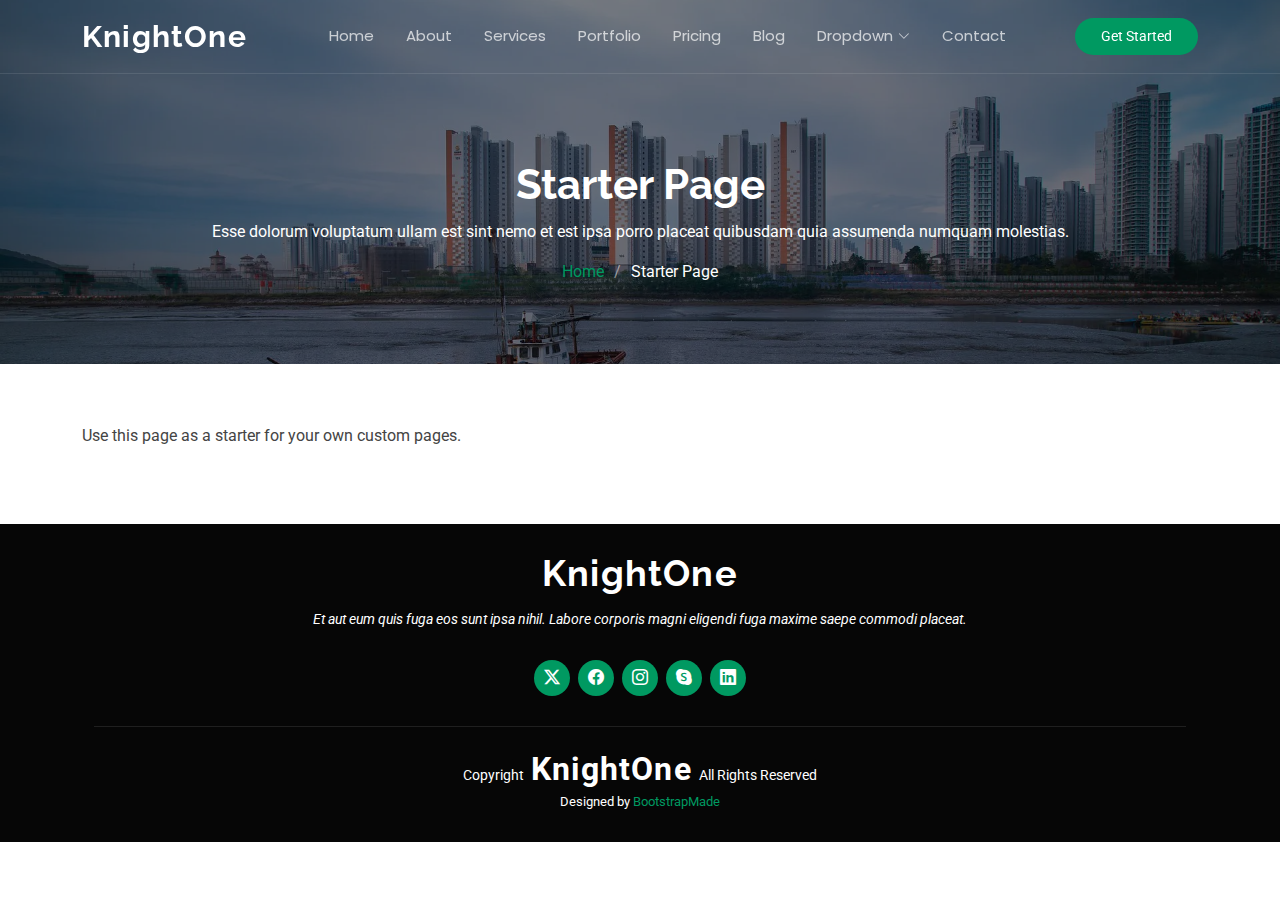
<file: starter-page.html>
<!DOCTYPE html>
<html lang="en">

<head>
  <meta charset="utf-8">
  <meta content="width=device-width, initial-scale=1.0" name="viewport">
  <title>Starter Page - KnightOne Bootstrap Template</title>
  <meta name="description" content="">
  <meta name="keywords" content="">

  <!-- Favicons -->
  <link href="assets/img/favicon.png" rel="icon">
  <link href="assets/img/apple-touch-icon.png" rel="apple-touch-icon">

  <!-- Fonts -->
  <link href="https://fonts.googleapis.com" rel="preconnect">
  <link href="https://fonts.gstatic.com" rel="preconnect" crossorigin>
  <link href="https://fonts.googleapis.com/css2?family=Roboto:ital,wght@0,100;0,300;0,400;0,500;0,700;0,900;1,100;1,300;1,400;1,500;1,700;1,900&family=Poppins:ital,wght@0,100;0,200;0,300;0,400;0,500;0,600;0,700;0,800;0,900;1,100;1,200;1,300;1,400;1,500;1,600;1,700;1,800;1,900&family=Raleway:ital,wght@0,100;0,200;0,300;0,400;0,500;0,600;0,700;0,800;0,900;1,100;1,200;1,300;1,400;1,500;1,600;1,700;1,800;1,900&display=swap" rel="stylesheet">

  <!-- Vendor CSS Files -->
  <link href="assets/vendor/bootstrap/css/bootstrap.min.css" rel="stylesheet">
  <link href="assets/vendor/bootstrap-icons/bootstrap-icons.css" rel="stylesheet">
  <link href="assets/vendor/aos/aos.css" rel="stylesheet">
  <link href="assets/vendor/glightbox/css/glightbox.min.css" rel="stylesheet">
  <link href="assets/vendor/swiper/swiper-bundle.min.css" rel="stylesheet">

  <!-- Main CSS File -->
  <link href="assets/css/main.css" rel="stylesheet">

  <!-- =======================================================
  * Template Name: KnightOne
  * Template URL: https://bootstrapmade.com/knight-simple-one-page-bootstrap-template/
  * Updated: Oct 16 2024 with Bootstrap v5.3.3
  * Author: BootstrapMade.com
  * License: https://bootstrapmade.com/license/
  ======================================================== -->
</head>

<body class="starter-page-page">

  <header id="header" class="header d-flex align-items-center fixed-top">
    <div class="container position-relative d-flex align-items-center justify-content-between">

      <a href="index.html" class="logo d-flex align-items-center me-auto me-xl-0">
        <!-- Uncomment the line below if you also wish to use an image logo -->
        <!-- <img src="assets/img/logo.png" alt=""> -->
        <h1 class="sitename">KnightOne</h1>
      </a>

      <nav id="navmenu" class="navmenu">
        <ul>
          <li><a href="#hero">Home</a></li>
          <li><a href="#about">About</a></li>
          <li><a href="#services">Services</a></li>
          <li><a href="#portfolio">Portfolio</a></li>
          <li><a href="#pricing">Pricing</a></li>
          <li><a href="blog.html">Blog</a></li>
          <li class="dropdown"><a href="#"><span>Dropdown</span> <i class="bi bi-chevron-down toggle-dropdown"></i></a>
            <ul>
              <li><a href="#">Dropdown 1</a></li>
              <li class="dropdown"><a href="#"><span>Deep Dropdown</span> <i class="bi bi-chevron-down toggle-dropdown"></i></a>
                <ul>
                  <li><a href="#">Deep Dropdown 1</a></li>
                  <li><a href="#">Deep Dropdown 2</a></li>
                  <li><a href="#">Deep Dropdown 3</a></li>
                  <li><a href="#">Deep Dropdown 4</a></li>
                  <li><a href="#">Deep Dropdown 5</a></li>
                </ul>
              </li>
              <li><a href="#">Dropdown 2</a></li>
              <li><a href="#">Dropdown 3</a></li>
              <li><a href="#">Dropdown 4</a></li>
            </ul>
          </li>
          <li><a href="#contact">Contact</a></li>
        </ul>
        <i class="mobile-nav-toggle d-xl-none bi bi-list"></i>
      </nav>

      <a class="cta-btn" href="#about">Get Started</a>

    </div>
  </header>

  <main class="main">

    <!-- Page Title -->
    <div class="page-title dark-background" data-aos="fade" style="background-image: url(assets/img/page-title-bg.webp);">
      <div class="container position-relative">
        <h1>Starter Page</h1>
        <p>Esse dolorum voluptatum ullam est sint nemo et est ipsa porro placeat quibusdam quia assumenda numquam molestias.</p>
        <nav class="breadcrumbs">
          <ol>
            <li><a href="index.html">Home</a></li>
            <li class="current">Starter Page</li>
          </ol>
        </nav>
      </div>
    </div><!-- End Page Title -->

    <!-- Starter Section Section -->
    <section id="starter-section" class="starter-section section">

      <div class="container" data-aos="fade-up">
        <p>Use this page as a starter for your own custom pages.</p>
      </div>

    </section><!-- /Starter Section Section -->

  </main>

  <footer id="footer" class="footer dark-background">
    <div class="container">
      <h3 class="sitename">KnightOne</h3>
      <p>Et aut eum quis fuga eos sunt ipsa nihil. Labore corporis magni eligendi fuga maxime saepe commodi placeat.</p>
      <div class="social-links d-flex justify-content-center">
        <a href=""><i class="bi bi-twitter-x"></i></a>
        <a href=""><i class="bi bi-facebook"></i></a>
        <a href=""><i class="bi bi-instagram"></i></a>
        <a href=""><i class="bi bi-skype"></i></a>
        <a href=""><i class="bi bi-linkedin"></i></a>
      </div>
      <div class="container">
        <div class="copyright">
          <span>Copyright</span> <strong class="px-1 sitename">KnightOne</strong> <span>All Rights Reserved</span>
        </div>
        <div class="credits">
          <!-- All the links in the footer should remain intact. -->
          <!-- You can delete the links only if you've purchased the pro version. -->
          <!-- Licensing information: https://bootstrapmade.com/license/ -->
          <!-- Purchase the pro version with working PHP/AJAX contact form: [buy-url] -->
          Designed by <a href="https://bootstrapmade.com/">BootstrapMade</a>
        </div>
      </div>
    </div>
  </footer>

  <!-- Scroll Top -->
  <a href="#" id="scroll-top" class="scroll-top d-flex align-items-center justify-content-center"><i class="bi bi-arrow-up-short"></i></a>

  <!-- Preloader -->
  <div id="preloader"></div>

  <!-- Vendor JS Files -->
  <script src="assets/vendor/bootstrap/js/bootstrap.bundle.min.js"></script>
  <script src="assets/vendor/php-email-form/validate.js"></script>
  <script src="assets/vendor/aos/aos.js"></script>
  <script src="assets/vendor/glightbox/js/glightbox.min.js"></script>
  <script src="assets/vendor/purecounter/purecounter_vanilla.js"></script>
  <script src="assets/vendor/imagesloaded/imagesloaded.pkgd.min.js"></script>
  <script src="assets/vendor/isotope-layout/isotope.pkgd.min.js"></script>
  <script src="assets/vendor/swiper/swiper-bundle.min.js"></script>

  <!-- Main JS File -->
  <script src="assets/js/main.js"></script>

</body>

</html>
</file>
<file: assets/css/main.css>
/**
* Template Name: KnightOne
* Template URL: https://bootstrapmade.com/knight-simple-one-page-bootstrap-template/
* Updated: Oct 16 2024 with Bootstrap v5.3.3
* Author: BootstrapMade.com
* License: https://bootstrapmade.com/license/
*/

/*--------------------------------------------------------------
# Font & Color Variables
# Help: https://bootstrapmade.com/color-system/
--------------------------------------------------------------*/
/* Fonts */
:root {
  --default-font: "Roboto",  system-ui, -apple-system, "Segoe UI", Roboto, "Helvetica Neue", Arial, "Noto Sans", "Liberation Sans", sans-serif, "Apple Color Emoji", "Segoe UI Emoji", "Segoe UI Symbol", "Noto Color Emoji";
  --heading-font: "Raleway",  sans-serif;
  --nav-font: "Poppins",  sans-serif;
}

/* Global Colors - The following color variables are used throughout the website. Updating them here will change the color scheme of the entire website */
:root { 
  --background-color: #ffffff; /* Background color for the entire website, including individual sections */
  --default-color: #444444; /* Default color used for the majority of the text content across the entire website */
  --heading-color: #282828; /* Color for headings, subheadings and title throughout the website */
  --accent-color: #009961; /* Accent color that represents your brand on the website. It's used for buttons, links, and other elements that need to stand out */
  --surface-color: #ffffff; /* The surface color is used as a background of boxed elements within sections, such as cards, icon boxes, or other elements that require a visual separation from the global background. */
  --contrast-color: #ffffff; /* Contrast color for text, ensuring readability against backgrounds of accent, heading, or default colors. */
}

/* Nav Menu Colors - The following color variables are used specifically for the navigation menu. They are separate from the global colors to allow for more customization options */
:root {
  --nav-color: #ffffff;  /* The default color of the main navmenu links */
  --nav-hover-color: #009961; /* Applied to main navmenu links when they are hovered over or active */
  --nav-mobile-background-color: #ffffff; /* Used as the background color for mobile navigation menu */
  --nav-dropdown-background-color: #ffffff; /* Used as the background color for dropdown items that appear when hovering over primary navigation items */
  --nav-dropdown-color: #444444; /* Used for navigation links of the dropdown items in the navigation menu. */
  --nav-dropdown-hover-color: #009961; /* Similar to --nav-hover-color, this color is applied to dropdown navigation links when they are hovered over. */
}

/* Color Presets - These classes override global colors when applied to any section or element, providing reuse of the sam color scheme. */

.light-background {
  --background-color: #f9f9f9;
  --surface-color: #ffffff;
}

.dark-background {
  --background-color: #060606;
  --default-color: #ffffff;
  --heading-color: #ffffff;
  --surface-color: #252525;
  --contrast-color: #ffffff;
}

/* Smooth scroll */
:root {
  scroll-behavior: smooth;
}

/*--------------------------------------------------------------
# General Styling & Shared Classes
--------------------------------------------------------------*/
body {
  color: var(--default-color);
  background-color: var(--background-color);
  font-family: var(--default-font);
}

a {
  color: var(--accent-color);
  text-decoration: none;
  transition: 0.3s;
}

a:hover {
  color: color-mix(in srgb, var(--accent-color), transparent 25%);
  text-decoration: none;
}

h1,
h2,
h3,
h4,
h5,
h6 {
  color: var(--heading-color);
  font-family: var(--heading-font);
}

/* Pulsating Play Button
------------------------------*/
.pulsating-play-btn {
  width: 94px;
  height: 94px;
  background: radial-gradient(#009961 50%, rgba(0, 153, 97, 0.4) 52%);
  border-radius: 50%;
  display: block;
  position: relative;
  overflow: hidden;
}

.pulsating-play-btn:before {
  content: "";
  position: absolute;
  width: 120px;
  height: 120px;
  animation-delay: 0s;
  animation: pulsate-play-btn 2s;
  animation-direction: forwards;
  animation-iteration-count: infinite;
  animation-timing-function: steps;
  opacity: 1;
  border-radius: 50%;
  border: 5px solid rgba(0, 153, 97, 0.7);
  top: -15%;
  left: -15%;
  background: rgba(198, 16, 0, 0);
}

.pulsating-play-btn:after {
  content: "";
  position: absolute;
  left: 50%;
  top: 50%;
  transform: translateX(-40%) translateY(-50%);
  width: 0;
  height: 0;
  border-top: 10px solid transparent;
  border-bottom: 10px solid transparent;
  border-left: 15px solid #fff;
  z-index: 100;
  transition: all 400ms cubic-bezier(0.55, 0.055, 0.675, 0.19);
}

.pulsating-play-btn:hover:before {
  content: "";
  position: absolute;
  left: 50%;
  top: 50%;
  transform: translateX(-40%) translateY(-50%);
  width: 0;
  height: 0;
  border: none;
  border-top: 10px solid transparent;
  border-bottom: 10px solid transparent;
  border-left: 15px solid #fff;
  z-index: 200;
  animation: none;
  border-radius: 0;
}

.pulsating-play-btn:hover:after {
  border-left: 15px solid var(--accent-color);
  transform: scale(20);
}

@keyframes pulsate-play-btn {
  0% {
    transform: scale(0.6, 0.6);
    opacity: 1;
  }

  100% {
    transform: scale(1, 1);
    opacity: 0;
  }
}

/* PHP Email Form Messages
------------------------------*/
.php-email-form .error-message {
  display: none;
  background: #df1529;
  color: #ffffff;
  text-align: left;
  padding: 15px;
  margin-bottom: 24px;
  font-weight: 600;
}

.php-email-form .sent-message {
  display: none;
  color: #ffffff;
  background: #059652;
  text-align: center;
  padding: 15px;
  margin-bottom: 24px;
  font-weight: 600;
}

.php-email-form .loading {
  display: none;
  background: var(--surface-color);
  text-align: center;
  padding: 15px;
  margin-bottom: 24px;
}

.php-email-form .loading:before {
  content: "";
  display: inline-block;
  border-radius: 50%;
  width: 24px;
  height: 24px;
  margin: 0 10px -6px 0;
  border: 3px solid var(--accent-color);
  border-top-color: var(--surface-color);
  animation: php-email-form-loading 1s linear infinite;
}

@keyframes php-email-form-loading {
  0% {
    transform: rotate(0deg);
  }

  100% {
    transform: rotate(360deg);
  }
}

/*--------------------------------------------------------------
# Global Header
--------------------------------------------------------------*/
.header {
  --background-color: rgba(0, 0, 0, 0);
  --default-color: #ffffff;
  --heading-color: #ffffff;
  color: var(--default-color);
  background-color: var(--background-color);
  padding: 10px 0;
  transition: all 0.5s;
  z-index: 997;
  border-bottom: 1px solid color-mix(in srgb, var(--default-color), transparent 90%);
}

.header .logo {
  line-height: 1;
}

.header .logo img {
  max-height: 36px;
  margin-right: 8px;
}

.header .logo h1 {
  font-size: 30px;
  margin: 0;
  font-weight: 700;
  color: var(--heading-color);
}

.header .cta-btn,
.header .cta-btn:focus {
  color: var(--contrast-color);
  background: var(--accent-color);
  font-size: 14px;
  padding: 8px 26px;
  margin: 0;
  border-radius: 50px;
  transition: 0.3s;
}

.header .cta-btn:hover,
.header .cta-btn:focus:hover {
  color: var(--contrast-color);
  background: color-mix(in srgb, var(--accent-color), transparent 15%);
}

@media (max-width: 1200px) {
  .header .logo {
    order: 1;
  }

  .header .logo h1 {
    font-size: 24px;
  }

  .header .cta-btn {
    order: 2;
    margin: 0 15px 0 0;
    padding: 6px 20px;
  }

  .header .navmenu {
    order: 3;
  }
}

/* Global Header on Scroll
------------------------------*/
.scrolled .header {
  --background-color: rgba(40, 40, 40, 0.9);
}

/*--------------------------------------------------------------
# Navigation Menu
--------------------------------------------------------------*/
/* Desktop Navigation */
@media (min-width: 1200px) {
  .navmenu {
    padding: 0;
  }

  .navmenu ul {
    margin: 0;
    padding: 0;
    display: flex;
    list-style: none;
    align-items: center;
  }

  .navmenu li {
    position: relative;
  }

  .navmenu>ul>li {
    white-space: nowrap;
    padding: 15px 14px;
  }

  .navmenu>ul>li:last-child {
    padding-right: 0;
  }

  .navmenu a,
  .navmenu a:focus {
    color: color-mix(in srgb, var(--nav-color), transparent 30%);
    font-size: 15px;
    padding: 0 2px;
    font-family: var(--nav-font);
    font-weight: 400;
    display: flex;
    align-items: center;
    justify-content: space-between;
    white-space: nowrap;
    transition: 0.3s;
    position: relative;
  }

  .navmenu a i,
  .navmenu a:focus i {
    font-size: 12px;
    line-height: 0;
    margin-left: 5px;
    transition: 0.3s;
  }

  .navmenu>ul>li>a:before {
    content: "";
    position: absolute;
    height: 2px;
    bottom: -27px;
    left: 0;
    background-color: var(--nav-hover-color);
    visibility: hidden;
    width: 0px;
    transition: all 0.3s ease-in-out 0s;
  }

  .navmenu a:hover:before,
  .navmenu li:hover>a:before,
  .navmenu .active:before {
    visibility: visible;
    width: 100%;
  }

  .navmenu li:hover>a,
  .navmenu .active,
  .navmenu .active:focus {
    color: var(--nav-color);
  }

  .navmenu .dropdown ul {
    margin: 0;
    padding: 10px 0;
    background: var(--nav-dropdown-background-color);
    display: block;
    position: absolute;
    visibility: hidden;
    left: 14px;
    top: 130%;
    opacity: 0;
    transition: 0.3s;
    border-radius: 4px;
    z-index: 99;
    box-shadow: 0px 0px 30px rgba(0, 0, 0, 0.1);
  }

  .navmenu .dropdown ul li {
    min-width: 200px;
  }

  .navmenu .dropdown ul a {
    padding: 10px 20px;
    font-size: 15px;
    text-transform: none;
    color: var(--nav-dropdown-color);
  }

  .navmenu .dropdown ul a i {
    font-size: 12px;
  }

  .navmenu .dropdown ul a:hover,
  .navmenu .dropdown ul .active:hover,
  .navmenu .dropdown ul li:hover>a {
    color: var(--nav-dropdown-hover-color);
  }

  .navmenu .dropdown:hover>ul {
    opacity: 1;
    top: 100%;
    visibility: visible;
  }

  .navmenu .dropdown .dropdown ul {
    top: 0;
    left: -90%;
    visibility: hidden;
  }

  .navmenu .dropdown .dropdown:hover>ul {
    opacity: 1;
    top: 0;
    left: -100%;
    visibility: visible;
  }
}

/* Mobile Navigation */
@media (max-width: 1199px) {
  .mobile-nav-toggle {
    color: var(--nav-color);
    font-size: 28px;
    line-height: 0;
    margin-right: 10px;
    cursor: pointer;
    transition: color 0.3s;
  }

  .navmenu {
    padding: 0;
    z-index: 9997;
  }

  .navmenu ul {
    display: none;
    list-style: none;
    position: absolute;
    inset: 60px 20px 20px 20px;
    padding: 10px 0;
    margin: 0;
    border-radius: 6px;
    background-color: var(--nav-mobile-background-color);
    border: 1px solid color-mix(in srgb, var(--default-color), transparent 90%);
    box-shadow: none;
    overflow-y: auto;
    transition: 0.3s;
    z-index: 9998;
  }

  .navmenu a,
  .navmenu a:focus {
    color: var(--nav-dropdown-color);
    padding: 10px 20px;
    font-family: var(--nav-font);
    font-size: 17px;
    font-weight: 500;
    display: flex;
    align-items: center;
    justify-content: space-between;
    white-space: nowrap;
    transition: 0.3s;
  }

  .navmenu a i,
  .navmenu a:focus i {
    font-size: 12px;
    line-height: 0;
    margin-left: 5px;
    width: 30px;
    height: 30px;
    display: flex;
    align-items: center;
    justify-content: center;
    border-radius: 50%;
    transition: 0.3s;
    background-color: color-mix(in srgb, var(--accent-color), transparent 90%);
  }

  .navmenu a i:hover,
  .navmenu a:focus i:hover {
    background-color: var(--accent-color);
    color: var(--contrast-color);
  }

  .navmenu a:hover,
  .navmenu .active,
  .navmenu .active:focus {
    color: var(--nav-dropdown-hover-color);
  }

  .navmenu .active i,
  .navmenu .active:focus i {
    background-color: var(--accent-color);
    color: var(--contrast-color);
    transform: rotate(180deg);
  }

  .navmenu .dropdown ul {
    position: static;
    display: none;
    z-index: 99;
    padding: 10px 0;
    margin: 10px 20px;
    background-color: var(--nav-dropdown-background-color);
    transition: all 0.5s ease-in-out;
  }

  .navmenu .dropdown ul ul {
    background-color: rgba(33, 37, 41, 0.1);
  }

  .navmenu .dropdown>.dropdown-active {
    display: block;
    background-color: rgba(33, 37, 41, 0.03);
  }

  .mobile-nav-active {
    overflow: hidden;
  }

  .mobile-nav-active .mobile-nav-toggle {
    color: #fff;
    position: absolute;
    font-size: 32px;
    top: 15px;
    right: 15px;
    margin-right: 0;
    z-index: 9999;
  }

  .mobile-nav-active .navmenu {
    position: fixed;
    overflow: hidden;
    inset: 0;
    background: rgba(33, 37, 41, 0.8);
    transition: 0.3s;
  }

  .mobile-nav-active .navmenu>ul {
    display: block;
  }
}

/*--------------------------------------------------------------
# Global Footer
--------------------------------------------------------------*/
.footer {
  color: var(--default-color);
  background-color: var(--background-color);
  font-size: 14px;
  text-align: center;
  padding: 30px 0;
  position: relative;
}

.footer h3 {
  font-size: 36px;
  font-weight: 700;
  position: relative;
  padding: 0;
  margin: 0 0 15px 0;
}

.footer p {
  font-size: 15;
  font-style: italic;
  padding: 0;
  margin: 0 0 30px 0;
}

.footer .social-links {
  margin: 0 0 30px 0;
}

.footer .social-links a {
  font-size: 16px;
  display: flex;
  align-items: center;
  justify-content: center;
  background: var(--accent-color);
  color: var(--contrast-color);
  line-height: 1;
  margin: 0 4px;
  border-radius: 50%;
  text-align: center;
  width: 36px;
  height: 36px;
  transition: 0.3s;
}

.footer .social-links a:hover {
  background: color-mix(in srgb, var(--accent-color), transparent 20%);
  text-decoration: none;
}

.footer .copyright {
  padding-top: 25px;
  border-top: 1px solid color-mix(in srgb, var(--default-color), transparent 90%);
}

.footer .credits {
  font-size: 13px;
  padding-top: 5px;
}

/*--------------------------------------------------------------
# Preloader
--------------------------------------------------------------*/
#preloader {
  position: fixed;
  inset: 0;
  z-index: 9999;
  overflow: hidden;
  background-color: var(--background-color);
  transition: all 0.6s ease-out;
}

#preloader:before {
  content: "";
  position: fixed;
  top: calc(50% - 30px);
  left: calc(50% - 30px);
  border: 6px solid var(--accent-color);
  border-top-color: color-mix(in srgb, var(--accent-color), transparent 90%);
  border-radius: 50%;
  width: 60px;
  height: 60px;
  animation: animate-preloader 1s linear infinite;
}

@keyframes animate-preloader {
  0% {
    transform: rotate(0deg);
  }

  100% {
    transform: rotate(360deg);
  }
}

/*--------------------------------------------------------------
# Scroll Top Button
--------------------------------------------------------------*/
.scroll-top {
  position: fixed;
  visibility: hidden;
  opacity: 0;
  right: 15px;
  bottom: -15px;
  z-index: 99999;
  background-color: var(--accent-color);
  width: 44px;
  height: 44px;
  border-radius: 50px;
  transition: all 0.4s;
}

.scroll-top i {
  font-size: 24px;
  color: var(--contrast-color);
  line-height: 0;
}

.scroll-top:hover {
  background-color: color-mix(in srgb, var(--accent-color), transparent 20%);
  color: var(--contrast-color);
}

.scroll-top.active {
  visibility: visible;
  opacity: 1;
  bottom: 15px;
}

/*--------------------------------------------------------------
# Disable aos animation delay on mobile devices
--------------------------------------------------------------*/
@media screen and (max-width: 768px) {
  [data-aos-delay] {
    transition-delay: 0 !important;
  }
}

/*--------------------------------------------------------------
# Global Page Titles & Breadcrumbs
--------------------------------------------------------------*/
.page-title {
  color: var(--default-color);
  background-color: var(--background-color);
  background-size: cover;
  background-position: center;
  background-repeat: no-repeat;
  padding: 160px 0 80px 0;
  text-align: center;
  position: relative;
}

.page-title:before {
  content: "";
  background-color: color-mix(in srgb, var(--background-color), transparent 50%);
  position: absolute;
  inset: 0;
}

.page-title h1 {
  font-size: 42px;
  font-weight: 700;
  margin-bottom: 10px;
}

.page-title .breadcrumbs ol {
  display: flex;
  flex-wrap: wrap;
  list-style: none;
  justify-content: center;
  padding: 0;
  margin: 0;
  font-size: 16px;
  font-weight: 400;
}

.page-title .breadcrumbs ol li+li {
  padding-left: 10px;
}

.page-title .breadcrumbs ol li+li::before {
  content: "/";
  display: inline-block;
  padding-right: 10px;
  color: color-mix(in srgb, var(--default-color), transparent 50%);
}

/*--------------------------------------------------------------
# Global Sections
--------------------------------------------------------------*/
section,
.section {
  color: var(--default-color);
  background-color: var(--background-color);
  padding: 60px 0;
  scroll-margin-top: 72px;
  overflow: clip;
}

@media (max-width: 1199px) {

  section,
  .section {
    scroll-margin-top: 57px;
  }
}

/*--------------------------------------------------------------
# Global Section Titles
--------------------------------------------------------------*/
.section-title {
  padding-bottom: 60px;
  position: relative;
}

.section-title h2 {
  font-size: 32px;
  font-weight: 700;
  margin-bottom: 20px;
  padding-bottom: 20px;
  position: relative;
}

.section-title h2:after {
  content: "";
  position: absolute;
  display: block;
  width: 50px;
  height: 3px;
  background: var(--accent-color);
  left: 0;
  right: 0;
  bottom: 0;
}

.section-title p {
  margin-bottom: 0;
  color: color-mix(in srgb, var(--default-color) 90%, white 50%);
}

/*--------------------------------------------------------------
# Hero Section
--------------------------------------------------------------*/
.hero {
  width: 100%;
  min-height: 100vh;
  position: relative;
  padding: 80px 0;
  display: flex;
  align-items: center;
  justify-content: center;
}

.hero img {
  position: absolute;
  inset: 0;
  display: block;
  width: 100%;
  height: 100%;
  object-fit: cover;
  z-index: 1;
}

.hero:before {
  content: "";
  background: color-mix(in srgb, var(--background-color), transparent 30%);
  position: absolute;
  inset: 0;
  z-index: 2;
}

.hero .container {
  position: relative;
  z-index: 3;
}

.hero h2 {
  margin: 0;
  font-size: 48px;
  font-weight: 700;
}

.hero p {
  color: color-mix(in srgb, var(--default-color), transparent 20%);
  margin: 10px 0 20px 0;
  font-size: 24px;
}

@media (max-width: 768px) {
  .hero h2 {
    font-size: 32px;
    line-height: 36px;
  }

  .hero p {
    font-size: 18px;
    line-height: 24px;
  }
}

/*--------------------------------------------------------------
# About Section
--------------------------------------------------------------*/
.about ul {
  list-style: none;
  padding: 0;
}

.about ul li {
  padding-bottom: 5px;
  display: flex;
  align-items: center;
}

.about ul i {
  font-size: 20px;
  padding-right: 4px;
  color: var(--accent-color);
}

.about .read-more {
  background: var(--accent-color);
  color: var(--contrast-color);
  font-family: var(--heading-font);
  font-weight: 500;
  font-size: 16px;
  letter-spacing: 1px;
  padding: 10px 28px;
  border-radius: 50px;
  transition: 0.3s;
  display: inline-flex;
  align-items: center;
  justify-content: center;
}

.about .read-more i {
  font-size: 18px;
  margin-left: 5px;
  line-height: 0;
  transition: 0.3s;
}

.about .read-more:hover {
  background: color-mix(in srgb, var(--accent-color), transparent 20%);
}

.about .read-more:hover i {
  transform: translate(5px, 0);
}

/*--------------------------------------------------------------
# Services Section
--------------------------------------------------------------*/
.services .service-item {
  background-color: var(--surface-color);
  box-shadow: 0px 5px 90px 0px rgba(0, 0, 0, 0.1);
  padding: 60px 30px;
  transition: all ease-in-out 0.3s;
  border-radius: 18px;
  border-bottom: 5px solid var(--surface-color);
  height: 100%;
}

.services .service-item .icon {
  color: var(--contrast-color);
  background: var(--accent-color);
  margin: 0;
  width: 64px;
  height: 64px;
  border-radius: 50px;
  display: flex;
  align-items: center;
  justify-content: center;
  margin-bottom: 20px;
  font-size: 28px;
  transition: ease-in-out 0.3s;
}

.services .service-item h3 {
  font-weight: 700;
  margin: 10px 0 15px 0;
  font-size: 22px;
  transition: ease-in-out 0.3s;
}

.services .service-item p {
  line-height: 24px;
  font-size: 14px;
  margin-bottom: 0;
}

@media (min-width: 1365px) {
  .services .service-item:hover {
    transform: translateY(-10px);
    border-color: var(--accent-color);
  }

  .services .service-item:hover h3 {
    color: var(--accent-color);
  }
}

/*--------------------------------------------------------------
# Call To Action Section
--------------------------------------------------------------*/
.call-to-action {
  padding: 120px 0;
  position: relative;
  clip-path: inset(0);
}

.call-to-action img {
  position: fixed;
  top: 0;
  left: 0;
  display: block;
  width: 100%;
  height: 100%;
  object-fit: cover;
  z-index: 1;
}

.call-to-action:before {
  content: "";
  background: color-mix(in srgb, var(--background-color), transparent 50%);
  position: absolute;
  inset: 0;
  z-index: 2;
}

.call-to-action .container {
  position: relative;
  z-index: 3;
}

.call-to-action h3 {
  color: var(--default-color);
  font-size: 28px;
  font-weight: 700;
}

.call-to-action p {
  color: var(--default-color);
}

.call-to-action .cta-btn {
  font-family: var(--heading-font);
  font-weight: 500;
  font-size: 16px;
  letter-spacing: 1px;
  display: inline-block;
  padding: 12px 40px;
  border-radius: 50px;
  transition: 0.5s;
  margin: 10px;
  background: var(--accent-color);
  color: var(--contrast-color);
}

.call-to-action .cta-btn:hover {
  background: color-mix(in srgb, var(--accent-color) 90%, white 15%);
}

/*--------------------------------------------------------------
# Features Section
--------------------------------------------------------------*/
.features .features-image {
  position: relative;
  min-height: 400px;
}

.features .features-image img {
  position: absolute;
  inset: 0;
  display: block;
  width: 100%;
  height: 100%;
  object-fit: cover;
  z-index: 1;
}

.features .features-item h4 {
  font-size: 20px;
  font-weight: 700;
  margin: 0 0 5px 0;
}

.features .features-item i {
  font-size: 48px;
  color: var(--accent-color);
  margin-right: 20px;
  line-height: 0;
}

.features .features-item p {
  font-size: 15px;
  color: color-mix(in srgb, var(--default-color), transparent 20%);
  margin: 0;
}

/* Style pour les features cliquables */
.features-item h4 a {
  color: var(--heading-color);
  text-decoration: none;
  transition: color 0.3s ease;
}

.features-item h4 a:hover {
  color: var(--accent-color);
}

.feature-details {
  margin-top: 15px;
  padding: 15px;
  background: color-mix(in srgb, var(--accent-color), transparent 95%);
  border-radius: 8px;
  transition: all 0.3s ease;
}

.feature-details ul {
  list-style: none;
  padding: 0;
  margin: 0;
}

.feature-details ul li {
  padding: 5px 0;
  position: relative;
  padding-left: 20px;
}

.feature-details ul li:before {
  content: "•";
  color: var(--accent-color);
  position: absolute;
  left: 0;
}

/*--------------------------------------------------------------
# Clients Section
--------------------------------------------------------------*/
.clients .clients-wrap {
  border-top: 1px solid color-mix(in srgb, var(--default-color), transparent 85%);
  border-left: 1px solid color-mix(in srgb, var(--default-color), transparent 85%);
}

.clients .client-logo {
  background-color: var(--surface-color);
  display: flex;
  justify-content: center;
  align-items: center;
  border-right: 1px solid color-mix(in srgb, var(--default-color), transparent 85%);
  border-bottom: 1px solid color-mix(in srgb, var(--default-color), transparent 85%);
  overflow: hidden;
}

.clients .client-logo img {
  padding: 50px;
  max-width: 80%;
  transition: 0.3s;
}

@media (max-width: 640px) {
  .clients .client-logo img {
    padding: 30px;
    max-width: 50%;
  }
}

.clients .client-logo:hover img {
  transform: scale(1.1);
}

/*--------------------------------------------------------------
# Stats Section
--------------------------------------------------------------*/
.stats {
  position: relative;
}

.stats img {
  position: absolute;
  inset: 0;
  display: block;
  width: 100%;
  height: 100%;
  object-fit: cover;
  z-index: 1;
}

.stats:before {
  content: "";
  background: color-mix(in srgb, var(--background-color), transparent 20%);
  position: absolute;
  inset: 0;
  z-index: 2;
}

.stats .container {
  position: relative;
  z-index: 3;
}

.stats .subheading {
  text-align: center;
}

.stats .subheading h3 {
  font-weight: 700;
  font-size: 36px;
}

.stats .stats-item {
  padding: 30px;
  width: 100%;
}

.stats .stats-item span {
  font-size: 48px;
  display: block;
  color: var(--default-color);
  font-weight: 700;
}

.stats .stats-item p {
  padding: 0;
  margin: 0;
  font-family: var(--heading-font);
  font-size: 16px;
  font-weight: 700;
  color: color-mix(in srgb, var(--default-color), transparent 40%);
}

/*--------------------------------------------------------------
# Portfolio Section
--------------------------------------------------------------*/
.portfolio .portfolio-filters {
  padding: 0;
  margin: 0 auto 20px auto;
  list-style: none;
  text-align: center;
}

.portfolio .portfolio-filters li {
  cursor: pointer;
  display: inline-block;
  padding: 8px 20px 10px 20px;
  margin: 0;
  font-size: 15px;
  font-weight: 500;
  line-height: 1;
  margin-bottom: 5px;
  border-radius: 50px;
  transition: all 0.3s ease-in-out;
  font-family: var(--heading-font);
}

.portfolio .portfolio-filters li:hover,
.portfolio .portfolio-filters li.filter-active {
  color: var(--contrast-color);
  background-color: var(--accent-color);
}

.portfolio .portfolio-filters li:first-child {
  margin-left: 0;
}

.portfolio .portfolio-filters li:last-child {
  margin-right: 0;
}

@media (max-width: 575px) {
  .portfolio .portfolio-filters li {
    font-size: 14px;
    margin: 0 0 10px 0;
  }
}

.portfolio .portfolio-item {
  position: relative;
  overflow: hidden;
}

.portfolio .portfolio-item .portfolio-info {
  opacity: 0;
  position: absolute;
  left: 12px;
  right: 12px;
  bottom: -100%;
  z-index: 3;
  transition: all ease-in-out 0.5s;
  background: color-mix(in srgb, var(--surface-color), transparent 10%);
  padding: 15px;
}

.portfolio .portfolio-item .portfolio-info h4 {
  font-size: 18px;
  font-weight: 600;
  padding-right: 50px;
}

.portfolio .portfolio-item .portfolio-info p {
  color: color-mix(in srgb, var(--default-color), transparent 30%);
  font-size: 14px;
  margin-bottom: 0;
  padding-right: 50px;
}

.portfolio .portfolio-item .portfolio-info .preview-link,
.portfolio .portfolio-item .portfolio-info .details-link {
  position: absolute;
  right: 50px;
  font-size: 24px;
  top: calc(50% - 14px);
  color: color-mix(in srgb, var(--default-color), transparent 30%);
  transition: 0.3s;
  line-height: 0;
}

.portfolio .portfolio-item .portfolio-info .preview-link:hover,
.portfolio .portfolio-item .portfolio-info .details-link:hover {
  color: var(--accent-color);
}

.portfolio .portfolio-item .portfolio-info .details-link {
  right: 14px;
  font-size: 28px;
}

.portfolio .portfolio-item:hover .portfolio-info {
  opacity: 1;
  bottom: 0;
}

/*--------------------------------------------------------------
# Pricing Section
--------------------------------------------------------------*/
.pricing .pricing-item {
  background-color: var(--surface-color);
  box-shadow: 0px 5px 90px rgba(0, 0, 0, 0.1);
  padding: 40px 20px;
  text-align: center;
  border-radius: 8px;
  position: relative;
  overflow: hidden;
}

.pricing .pricing-item h3 {
  padding: 15px;
  margin-top: 15px;
  font-size: 18px;
  font-weight: 600;
}

.pricing .pricing-item h4 {
  color: var(--accent-color);
  font-size: 42px;
  font-family: var(--default-font);
  font-weight: 500;
}

.pricing .pricing-item h4 sup {
  font-size: 20px;
  top: -15px;
  left: -3px;
}

.pricing .pricing-item h4 span {
  color: color-mix(in srgb, var(--default-color), transparent 40%);
  font-size: 16px;
  font-weight: 300;
}

.pricing .pricing-item ul {
  padding: 20px 0;
  list-style: none;
  text-align: center;
  line-height: 20px;
  font-size: 14px;
}

.pricing .pricing-item ul li {
  padding-bottom: 16px;
}

.pricing .pricing-item ul .na {
  color: color-mix(in srgb, var(--default-color), transparent 60%);
  text-decoration: line-through;
}

.pricing .pricing-item .btn-wrap {
  padding: 15px;
  text-align: center;
}

.pricing .pricing-item .btn-buy {
  color: var(--accent-color);
  background-color: transparent;
  border: 2px solid var(--accent-color);
  display: inline-block;
  padding: 10px 40px 12px 40px;
  border-radius: 50px;
  font-size: 14px;
  font-family: var(--heading-font);
  font-weight: 600;
  transition: 0.3s;
}

.pricing .pricing-item .btn-buy:hover {
  background: var(--accent-color);
  color: var(--contrast-color);
}

.pricing .recommended .btn-buy {
  background: var(--accent-color);
  color: var(--contrast-color);
}

.pricing .recommended .btn-buy:hover {
  background: color-mix(in srgb, var(--accent-color), transparent 20%);
  border-color: color-mix(in srgb, var(--accent-color), transparent 20%);
}

.pricing .recommended-badge {
  position: absolute;
  top: 20px;
  left: 50%;
  transform: translateX(-50%);
  z-index: 1;
  font-size: 13px;
  padding: 3px 25px 6px 25px;
  background: color-mix(in srgb, var(--accent-color), transparent 92%);
  color: var(--accent-color);
  border-radius: 50px;
}

/*--------------------------------------------------------------
# Faq Section
--------------------------------------------------------------*/
.faq .content h3 {
  font-weight: 400;
  font-size: 34px;
}

.faq .content p {
  color: color-mix(in srgb, var(--default-color), transparent 30%);
}

.faq .faq-container {
  margin-top: 15px;
}

.faq .faq-container .faq-item {
  background-color: var(--surface-color);
  position: relative;
  padding: 20px;
  margin-bottom: 20px;
  box-shadow: 0px 5px 25px 0px rgba(0, 0, 0, 0.1);
  overflow: hidden;
}

.faq .faq-container .faq-item:last-child {
  margin-bottom: 0;
}

.faq .faq-container .faq-item h3 {
  font-weight: 600;
  font-size: 17px;
  line-height: 24px;
  margin: 0 30px 0 32px;
  transition: 0.3s;
  cursor: pointer;
}

.faq .faq-container .faq-item h3 span {
  color: var(--accent-color);
  padding-right: 5px;
}

.faq .faq-container .faq-item h3:hover {
  color: var(--accent-color);
}

.faq .faq-container .faq-item .faq-content {
  display: grid;
  grid-template-rows: 0fr;
  transition: 0.3s ease-in-out;
  visibility: hidden;
  opacity: 0;
}

.faq .faq-container .faq-item .faq-content p {
  margin-bottom: 0;
  overflow: hidden;
}

.faq .faq-container .faq-item .faq-icon {
  position: absolute;
  top: 22px;
  left: 20px;
  font-size: 22px;
  line-height: 0;
  transition: 0.3s;
  color: var(--accent-color);
}

.faq .faq-container .faq-item .faq-toggle {
  position: absolute;
  top: 20px;
  right: 20px;
  font-size: 16px;
  line-height: 0;
  transition: 0.3s;
  cursor: pointer;
}

.faq .faq-container .faq-item .faq-toggle:hover {
  color: var(--accent-color);
}

.faq .faq-container .faq-active h3 {
  color: var(--accent-color);
}

.faq .faq-container .faq-active .faq-content {
  grid-template-rows: 1fr;
  visibility: visible;
  opacity: 1;
  padding-top: 10px;
}

.faq .faq-container .faq-active .faq-toggle {
  transform: rotate(90deg);
  color: var(--accent-color);
}

/*--------------------------------------------------------------
# Recent Posts Section
--------------------------------------------------------------*/
.recent-posts article {
  background: var(--surface-color);
  box-shadow: 0 4px 16px rgba(0, 0, 0, 0.1);
  padding: 30px;
  height: 100%;
  border-radius: 10px;
  overflow: hidden;
}

.recent-posts .post-img {
  max-height: 240px;
  margin: -30px -30px 15px -30px;
  overflow: hidden;
}

.recent-posts .post-category {
  font-size: 16px;
  color: color-mix(in srgb, var(--default-color), transparent 50%);
  margin-bottom: 10px;
}

.recent-posts .title {
  font-size: 20px;
  font-weight: 700;
  padding: 0;
  margin: 0 0 20px 0;
}

.recent-posts .title a {
  color: var(--heading-color);
  transition: 0.3s;
}

.recent-posts .title a:hover {
  color: var(--accent-color);
}

.recent-posts .post-author-img {
  width: 50px;
  border-radius: 50%;
  margin-right: 15px;
}

.recent-posts .post-author {
  font-weight: 600;
  margin-bottom: 5px;
}

.recent-posts .post-date {
  font-size: 14px;
  color: color-mix(in srgb, var(--default-color), transparent 50%);
  margin-bottom: 0;
}

/*--------------------------------------------------------------
# Contact Section
--------------------------------------------------------------*/
.contact .info-item+.info-item {
  margin-top: 40px;
}

.contact .info-item i {
  color: var(--accent-color);
  background: color-mix(in srgb, var(--accent-color), transparent 92%);
  font-size: 20px;
  width: 44px;
  height: 44px;
  display: flex;
  justify-content: center;
  align-items: center;
  border-radius: 50px;
  transition: all 0.3s ease-in-out;
  margin-right: 15px;
}

.contact .info-item h3 {
  padding: 0;
  font-size: 18px;
  font-weight: 700;
  margin-bottom: 5px;
}

.contact .info-item p {
  padding: 0;
  margin-bottom: 0;
  font-size: 14px;
}

.contact .info-item:hover i {
  background: var(--accent-color);
  color: var(--contrast-color);
}

.contact .php-email-form {
  height: 100%;
}

.contact .php-email-form input[type=text],
.contact .php-email-form input[type=email],
.contact .php-email-form textarea {
  font-size: 14px;
  padding: 10px 15px;
  box-shadow: none;
  border-radius: 0;
  color: var(--default-color);
  background-color: var(--surface-color);
  border-color: color-mix(in srgb, var(--default-color), transparent 80%);
}

.contact .php-email-form input[type=text]:focus,
.contact .php-email-form input[type=email]:focus,
.contact .php-email-form textarea:focus {
  border-color: var(--accent-color);
}

.contact .php-email-form input[type=text]::placeholder,
.contact .php-email-form input[type=email]::placeholder,
.contact .php-email-form textarea::placeholder {
  color: color-mix(in srgb, var(--default-color), transparent 70%);
}

.contact .php-email-form button[type=submit] {
  color: var(--contrast-color);
  background: var(--accent-color);
  border: 0;
  padding: 10px 30px;
  transition: 0.4s;
  border-radius: 50px;
}

.contact .php-email-form button[type=submit]:hover {
  background: color-mix(in srgb, var(--accent-color), transparent 25%);
}

/*--------------------------------------------------------------
# Portfolio Details Section
--------------------------------------------------------------*/
.portfolio-details .portfolio-details-slider img {
  width: 100%;
}

.portfolio-details .swiper-wrapper {
  height: auto;
}

.portfolio-details .swiper-button-prev,
.portfolio-details .swiper-button-next {
  width: 48px;
  height: 48px;
}

.portfolio-details .swiper-button-prev:after,
.portfolio-details .swiper-button-next:after {
  color: rgba(255, 255, 255, 0.8);
  background-color: rgba(0, 0, 0, 0.15);
  font-size: 24px;
  border-radius: 50%;
  width: 48px;
  height: 48px;
  display: flex;
  align-items: center;
  justify-content: center;
  transition: 0.3s;
}

.portfolio-details .swiper-button-prev:hover:after,
.portfolio-details .swiper-button-next:hover:after {
  background-color: rgba(0, 0, 0, 0.3);
}

@media (max-width: 575px) {

  .portfolio-details .swiper-button-prev,
  .portfolio-details .swiper-button-next {
    display: none;
  }
}

.portfolio-details .swiper-pagination {
  margin-top: 20px;
  position: relative;
}

.portfolio-details .swiper-pagination .swiper-pagination-bullet {
  width: 10px;
  height: 10px;
  background-color: color-mix(in srgb, var(--default-color), transparent 85%);
  opacity: 1;
}

.portfolio-details .swiper-pagination .swiper-pagination-bullet-active {
  background-color: var(--accent-color);
}

.portfolio-details .portfolio-info h3 {
  font-size: 22px;
  font-weight: 700;
  margin-bottom: 20px;
  padding-bottom: 20px;
  position: relative;
}

.portfolio-details .portfolio-info h3:after {
  content: "";
  position: absolute;
  display: block;
  width: 50px;
  height: 3px;
  background: var(--accent-color);
  left: 0;
  bottom: 0;
}

.portfolio-details .portfolio-info ul {
  list-style: none;
  padding: 0;
  font-size: 15px;
}

.portfolio-details .portfolio-info ul li {
  display: flex;
  flex-direction: column;
  padding-bottom: 15px;
}

.portfolio-details .portfolio-info ul strong {
  text-transform: uppercase;
  font-weight: 400;
  color: color-mix(in srgb, var(--default-color), transparent 50%);
  font-size: 14px;
}

.portfolio-details .portfolio-info .btn-visit {
  padding: 8px 40px;
  background: var(--accent-color);
  color: var(--contrast-color);
  border-radius: 50px;
  transition: 0.3s;
}

.portfolio-details .portfolio-info .btn-visit:hover {
  background: color-mix(in srgb, var(--accent-color), transparent 20%);
}

.portfolio-details .portfolio-description h2 {
  font-size: 26px;
  font-weight: 700;
  margin-bottom: 20px;
}

.portfolio-details .portfolio-description p {
  padding: 0;
}

.portfolio-details .portfolio-description .testimonial-item {
  padding: 30px 30px 0 30px;
  position: relative;
  background: color-mix(in srgb, var(--default-color), transparent 97%);
  margin-bottom: 50px;
}

.portfolio-details .portfolio-description .testimonial-item .testimonial-img {
  width: 90px;
  border-radius: 50px;
  border: 6px solid var(--background-color);
  float: left;
  margin: 0 10px 0 0;
}

.portfolio-details .portfolio-description .testimonial-item h3 {
  font-size: 18px;
  font-weight: bold;
  margin: 15px 0 5px 0;
  padding-top: 20px;
}

.portfolio-details .portfolio-description .testimonial-item h4 {
  font-size: 14px;
  color: #6c757d;
  margin: 0;
}

.portfolio-details .portfolio-description .testimonial-item .quote-icon-left,
.portfolio-details .portfolio-description .testimonial-item .quote-icon-right {
  color: color-mix(in srgb, var(--accent-color), transparent 50%);
  font-size: 26px;
  line-height: 0;
}

.portfolio-details .portfolio-description .testimonial-item .quote-icon-left {
  display: inline-block;
  left: -5px;
  position: relative;
}

.portfolio-details .portfolio-description .testimonial-item .quote-icon-right {
  display: inline-block;
  right: -5px;
  position: relative;
  top: 10px;
  transform: scale(-1, -1);
}

.portfolio-details .portfolio-description .testimonial-item p {
  font-style: italic;
  margin: 0 0 15px 0 0;
  padding: 0;
}

/*--------------------------------------------------------------
# Service Details Section
--------------------------------------------------------------*/
.service-details .services-list {
  background-color: var(--surface-color);
  padding: 10px 30px;
  border: 1px solid color-mix(in srgb, var(--default-color), transparent 90%);
  margin-bottom: 20px;
}

.service-details .services-list a {
  display: block;
  line-height: 1;
  padding: 8px 0 8px 15px;
  border-left: 3px solid color-mix(in srgb, var(--default-color), transparent 70%);
  margin: 20px 0;
  color: color-mix(in srgb, var(--default-color), transparent 20%);
  transition: 0.3s;
}

.service-details .services-list a.active {
  color: var(--heading-color);
  font-weight: 700;
  border-color: var(--accent-color);
}

.service-details .services-list a:hover {
  border-color: var(--accent-color);
}

.service-details .services-img {
  margin-bottom: 20px;
}

.service-details h3 {
  font-size: 26px;
  font-weight: 700;
}

.service-details h4 {
  font-size: 20px;
  font-weight: 700;
}

.service-details p {
  font-size: 15px;
}

.service-details ul {
  list-style: none;
  padding: 0;
  font-size: 15px;
}

.service-details ul li {
  padding: 5px 0;
  display: flex;
  align-items: center;
}

.service-details ul i {
  font-size: 20px;
  margin-right: 8px;
  color: var(--accent-color);
}

/*--------------------------------------------------------------
# Starter Section Section
--------------------------------------------------------------*/
.starter-section {
  /* Add your styles here */
}

/*--------------------------------------------------------------
# Blog Posts Section
--------------------------------------------------------------*/
.blog-posts article {
  background-color: var(--surface-color);
  box-shadow: 0 4px 16px rgba(0, 0, 0, 0.1);
  padding: 30px;
  height: 100%;
  border-radius: 10px;
  overflow: hidden;
}

.blog-posts .post-img {
  max-height: 240px;
  margin: -30px -30px 15px -30px;
  overflow: hidden;
}

.blog-posts .post-category {
  font-size: 16px;
  color: color-mix(in srgb, var(--default-color), transparent 40%);
  margin-bottom: 10px;
}

.blog-posts .title {
  font-size: 20px;
  font-weight: 700;
  padding: 0;
  margin: 0 0 20px 0;
}

.blog-posts .title a {
  color: var(--heading-color);
  transition: 0.3s;
}

.blog-posts .title a:hover {
  color: var(--accent-color);
}

.blog-posts .post-author-img {
  width: 50px;
  border-radius: 50%;
  margin-right: 15px;
}

.blog-posts .post-author {
  font-weight: 600;
  margin-bottom: 5px;
}

.blog-posts .post-date {
  font-size: 14px;
  color: color-mix(in srgb, var(--default-color), transparent 40%);
  margin-bottom: 0;
}

/*--------------------------------------------------------------
# Blog Pagination Section
--------------------------------------------------------------*/
.blog-pagination {
  padding-top: 0;
  color: color-mix(in srgb, var(--default-color), transparent 40%);
}

.blog-pagination ul {
  display: flex;
  padding: 0;
  margin: 0;
  list-style: none;
}

.blog-pagination li {
  margin: 0 5px;
  transition: 0.3s;
}

.blog-pagination li a {
  color: var(--accent-color);
  display: flex;
  align-items: center;
  justify-content: center;
  width: 36px;
  height: 36px;
  border-radius: 50%;
  border: 1px solid var(--accent-color);
}

.blog-pagination li a.active,
.blog-pagination li a:hover {
  background: var(--accent-color);
  color: var(--contrast-color);
}

.blog-pagination li a.active a,
.blog-pagination li a:hover a {
  color: var(--contrast-color);
}

/*--------------------------------------------------------------
# Blog Details Section
--------------------------------------------------------------*/
.blog-details {
  padding-bottom: 30px;
}

.blog-details .article {
  background-color: var(--surface-color);
  padding: 30px;
  box-shadow: 0 4px 16px rgba(0, 0, 0, 0.1);
}

.blog-details .post-img {
  margin: -30px -30px 20px -30px;
  overflow: hidden;
}

.blog-details .title {
  color: var(--heading-color);
  font-size: 28px;
  font-weight: 700;
  padding: 0;
  margin: 30px 0;
}

.blog-details .content {
  margin-top: 20px;
}

.blog-details .content h3 {
  font-size: 22px;
  margin-top: 30px;
  font-weight: bold;
}

.blog-details .content blockquote {
  overflow: hidden;
  background-color: color-mix(in srgb, var(--default-color), transparent 95%);
  padding: 60px;
  position: relative;
  text-align: center;
  margin: 20px 0;
}

.blog-details .content blockquote p {
  color: var(--default-color);
  line-height: 1.6;
  margin-bottom: 0;
  font-style: italic;
  font-weight: 500;
  font-size: 22px;
}

.blog-details .content blockquote:after {
  content: "";
  position: absolute;
  left: 0;
  top: 0;
  bottom: 0;
  width: 3px;
  background-color: var(--accent-color);
  margin-top: 20px;
  margin-bottom: 20px;
}

.blog-details .meta-top {
  margin-top: 20px;
  color: color-mix(in srgb, var(--default-color), transparent 40%);
}

.blog-details .meta-top ul {
  display: flex;
  flex-wrap: wrap;
  list-style: none;
  align-items: center;
  padding: 0;
  margin: 0;
}

.blog-details .meta-top ul li+li {
  padding-left: 20px;
}

.blog-details .meta-top i {
  font-size: 16px;
  margin-right: 8px;
  line-height: 0;
  color: color-mix(in srgb, var(--default-color), transparent 40%);
}

.blog-details .meta-top a {
  color: color-mix(in srgb, var(--default-color), transparent 40%);
  font-size: 14px;
  display: inline-block;
  line-height: 1;
}

.blog-details .meta-bottom {
  padding-top: 10px;
  border-top: 1px solid color-mix(in srgb, var(--default-color), transparent 90%);
}

.blog-details .meta-bottom i {
  color: color-mix(in srgb, var(--default-color), transparent 40%);
  display: inline;
}

.blog-details .meta-bottom a {
  color: color-mix(in srgb, var(--default-color), transparent 40%);
  transition: 0.3s;
}

.blog-details .meta-bottom a:hover {
  color: var(--accent-color);
}

.blog-details .meta-bottom .cats {
  list-style: none;
  display: inline;
  padding: 0 20px 0 0;
  font-size: 14px;
}

.blog-details .meta-bottom .cats li {
  display: inline-block;
}

.blog-details .meta-bottom .tags {
  list-style: none;
  display: inline;
  padding: 0;
  font-size: 14px;
}

.blog-details .meta-bottom .tags li {
  display: inline-block;
}

.blog-details .meta-bottom .tags li+li::before {
  padding-right: 6px;
  color: var(--default-color);
  content: ",";
}

.blog-details .meta-bottom .share {
  font-size: 16px;
}

.blog-details .meta-bottom .share i {
  padding-left: 5px;
}

/*--------------------------------------------------------------
# Blog Comments Section
--------------------------------------------------------------*/
.blog-comments {
  padding: 10px 0;
}

.blog-comments .comments-count {
  font-weight: bold;
}

.blog-comments .comment {
  margin-top: 30px;
  position: relative;
}

.blog-comments .comment .comment-img {
  margin-right: 14px;
}

.blog-comments .comment .comment-img img {
  width: 60px;
}

.blog-comments .comment h5 {
  font-size: 16px;
  margin-bottom: 2px;
}

.blog-comments .comment h5 a {
  font-weight: bold;
  color: var(--default-color);
  transition: 0.3s;
}

.blog-comments .comment h5 a:hover {
  color: var(--accent-color);
}

.blog-comments .comment h5 .reply {
  padding-left: 10px;
  color: color-mix(in srgb, var(--default-color), transparent 20%);
}

.blog-comments .comment h5 .reply i {
  font-size: 20px;
}

.blog-comments .comment time {
  display: block;
  font-size: 14px;
  color: color-mix(in srgb, var(--default-color), transparent 40%);
  margin-bottom: 5px;
}

.blog-comments .comment.comment-reply {
  padding-left: 40px;
}

/*--------------------------------------------------------------
# Comment Form Section
--------------------------------------------------------------*/
.comment-form {
  padding-top: 10px;
}

.comment-form form {
  background-color: var(--surface-color);
  margin-top: 30px;
  padding: 30px;
  box-shadow: 0 4px 16px rgba(0, 0, 0, 0.1);
}

.comment-form form h4 {
  font-weight: bold;
  font-size: 22px;
}

.comment-form form p {
  font-size: 14px;
}

.comment-form form input {
  background-color: var(--surface-color);
  color: var(--default-color);
  border: 1px solid color-mix(in srgb, var(--default-color), transparent 70%);
  font-size: 14px;
  border-radius: 4px;
  padding: 10px 10px;
}

.comment-form form input:focus {
  color: var(--default-color);
  background-color: var(--surface-color);
  box-shadow: none;
  border-color: var(--accent-color);
}

.comment-form form input::placeholder {
  color: color-mix(in srgb, var(--default-color), transparent 50%);
}

.comment-form form textarea {
  background-color: var(--surface-color);
  color: var(--default-color);
  border: 1px solid color-mix(in srgb, var(--default-color), transparent 70%);
  border-radius: 4px;
  padding: 10px 10px;
  font-size: 14px;
  height: 120px;
}

.comment-form form textarea:focus {
  color: var(--default-color);
  box-shadow: none;
  border-color: var(--accent-color);
  background-color: var(--surface-color);
}

.comment-form form textarea::placeholder {
  color: color-mix(in srgb, var(--default-color), transparent 50%);
}

.comment-form form .form-group {
  margin-bottom: 25px;
}

.comment-form form .btn-primary {
  border-radius: 4px;
  padding: 10px 20px;
  border: 0;
  background-color: var(--accent-color);
  color: var(--contrast-color);
}

.comment-form form .btn-primary:hover {
  background-color: var(--accent-color);
  color: var(--contrast-color);
}

/*--------------------------------------------------------------
# Widgets
--------------------------------------------------------------*/
.widgets-container {
  background-color: var(--surface-color);
  padding: 30px;
  margin: 60px 0 30px 0;
  box-shadow: 0 4px 16px rgba(0, 0, 0, 0.1);
}

.widget-title {
  color: var(--heading-color);
  font-size: 20px;
  font-weight: 700;
  padding: 0;
  margin: 0 0 20px 0;
}

.widget-item {
  margin-bottom: 40px;
}

.widget-item:last-child {
  margin-bottom: 0;
}

.blog-author-widget img {
  max-width: 120px;
  margin-right: 20px;
}

.blog-author-widget h4 {
  font-weight: 600;
  font-size: 24px;
  margin-bottom: 0px;
  padding: 0;
  color: color-mix(in srgb, var(--default-color), transparent 20%);
}

.blog-author-widget .social-links {
  margin: 5px 0;
}

.blog-author-widget .social-links a {
  color: color-mix(in srgb, var(--default-color), transparent 60%);
  margin-right: 5px;
  font-size: 18px;
}

.blog-author-widget .social-links a:hover {
  color: var(--accent-color);
}

.blog-author-widget p {
  font-style: italic;
  color: color-mix(in srgb, var(--default-color), transparent 30%);
  margin: 10px 0 0 0;
}

.search-widget form {
  background: var(--background-color);
  border: 1px solid color-mix(in srgb, var(--default-color), transparent 75%);
  padding: 3px 10px;
  position: relative;
  border-radius: 50px;
  transition: 0.3s;
}

.search-widget form input[type=text] {
  border: 0;
  padding: 4px 10px;
  border-radius: 4px;
  width: calc(100% - 40px);
  background-color: var(--background-color);
  color: var(--default-color);
}

.search-widget form input[type=text]:focus {
  outline: none;
}

.search-widget form button {
  background: none;
  color: var(--default-color);
  position: absolute;
  top: 0;
  right: 0;
  bottom: 0;
  border: 0;
  font-size: 16px;
  padding: 0 16px;
  transition: 0.3s;
  line-height: 0;
}

.search-widget form button i {
  line-height: 0;
}

.search-widget form button:hover {
  color: var(--accent-color);
}

.search-widget form:is(:focus-within) {
  border-color: var(--accent-color);
}

.categories-widget ul {
  list-style: none;
  padding: 0;
  margin: 0;
}

.categories-widget ul li {
  padding-bottom: 10px;
}

.categories-widget ul li:last-child {
  padding-bottom: 0;
}

.categories-widget ul a {
  color: color-mix(in srgb, var(--default-color), transparent 20%);
  transition: 0.3s;
}

.categories-widget ul a:hover {
  color: var(--accent-color);
}

.categories-widget ul a span {
  padding-left: 5px;
  color: color-mix(in srgb, var(--default-color), transparent 50%);
  font-size: 14px;
}

.recent-posts-widget .post-item {
  display: flex;
  margin-bottom: 15px;
}

.recent-posts-widget .post-item:last-child {
  margin-bottom: 0;
}

.recent-posts-widget .post-item img {
  width: 80px;
  margin-right: 15px;
}

.recent-posts-widget .post-item h4 {
  font-size: 15px;
  font-weight: bold;
  margin-bottom: 5px;
}

.recent-posts-widget .post-item h4 a {
  color: var(--default-color);
  transition: 0.3s;
}

.recent-posts-widget .post-item h4 a:hover {
  color: var(--accent-color);
}

.recent-posts-widget .post-item time {
  display: block;
  font-style: italic;
  font-size: 14px;
  color: color-mix(in srgb, var(--default-color), transparent 50%);
}

.tags-widget ul {
  list-style: none;
  padding: 0;
  margin: 0;
}

.tags-widget ul li {
  display: inline-block;
}

.tags-widget ul a {
  background-color: color-mix(in srgb, var(--default-color), transparent 94%);
  color: color-mix(in srgb, var(--default-color), transparent 30%);
  border-radius: 50px;
  font-size: 14px;
  padding: 5px 15px;
  margin: 0 6px 8px 0;
  display: inline-block;
  transition: 0.3s;
}

.tags-widget ul a:hover {
  background: var(--accent-color);
  color: var(--contrast-color);
}

.tags-widget ul a span {
  padding-left: 5px;
  color: color-mix(in srgb, var(--default-color), transparent 60%);
  font-size: 14px;
}

/* Style pour la section Événements */
.event-details {
  color: var(--accent-color);
  font-size: 0.9em;
  margin: 15px 0;
}

.event-details i {
  margin-right: 5px;
}

.btn-event {
  display: inline-block;
  padding: 8px 20px;
  margin-top: 15px;
  color: var(--accent-color);
  border: 2px solid var(--accent-color);
  border-radius: 50px;
  transition: all 0.3s ease;
}

.btn-event:hover {
  background-color: var(--accent-color);
  color: var(--contrast-color);
}

/* Animation pour les icônes d'événements */
.service-item:hover .icon {
  background: var(--accent-color);
  transform: scale(1.1);
}

.additional-info {
  list-style: none;
  padding: 0;
  margin: 20px 0;
  transition: all 0.3s ease;
}

.additional-info li {
  padding-bottom: 10px;
  display: flex;
  align-items: center;
}

.additional-info li i {
  font-size: 20px;
  padding-right: 4px;
  color: var(--accent-color);
}

.read-more .less-text {
  color: var(--contrast-color);
}

/* Style du logo et header */
.logo {
  display: flex;
  align-items: center;
  gap: 15px;
}

.logo img {
  max-height: 90px;
  width: auto;
  border-radius: 12px;
  padding: 8px;
  background-color: var(--surface-color);
  transition: transform 0.3s ease;
  box-shadow: 0 2px 10px rgba(0, 0, 0, 0.1);
}

.logo img:hover {
  transform: scale(1.05);
  box-shadow: 0 4px 15px rgba(0, 0, 0, 0.2);
}

.logo-text {
  display: flex;
  flex-direction: column;
}

.sitename {
  font-size: 32px;
  margin: 0;
  padding: 0;
  line-height: 1.1;
  font-weight: 700;
  letter-spacing: 1.2px;
  color: var(--contrast-color);
}

.site-description {
  font-size: 13px;
  color: var(--contrast-color);
  opacity: 0.95;
  max-width: 350px;
  line-height: 1.4;
}

/* Style pour le titre dans la section hero */
.hero h2 .highlight {
  font-size: 3em;
  color: var(--accent-color);
  display: block;
  margin-bottom: 10px;
}

.hero h2 {
  font-size: 1.8em;
  line-height: 1.4;
}

@media (max-width: 768px) {
  .logo-text .site-description {
    display: none;
  }
  
  .hero h2 {
    font-size: 1.5em;
  }
  
  .hero h2 .highlight {
    font-size: 2em;
  }
}

/* Style pour la modale Rejoignez-nous */
.join-modal {
  display: none;
  position: fixed;
  z-index: 9999;
  left: 0;
  top: 0;
  width: 100%;
  height: 100%;
  background-color: rgba(0, 0, 0, 0.8);
  align-items: center;
  justify-content: center;
}

.join-modal-content {
  background-color: var(--surface-color);
  padding: 30px;
  border-radius: 15px;
  max-width: 600px;
  width: 90%;
  position: relative;
  animation: modalFadeIn 0.3s ease;
}

@keyframes modalFadeIn {
  from {
    opacity: 0;
    transform: translateY(-20px);
  }
  to {
    opacity: 1;
    transform: translateY(0);
  }
}

.close-modal {
  position: absolute;
  right: 20px;
  top: 15px;
  font-size: 28px;
  cursor: pointer;
  color: var(--default-color);
}

.close-modal:hover {
  color: var(--accent-color);
}

.join-options {
  display: flex;
  gap: 20px;
  margin-top: 20px;
  flex-wrap: wrap;
}

.join-option {
  flex: 1;
  min-width: 250px;
  padding: 20px;
  border-radius: 10px;
  background-color: color-mix(in srgb, var(--accent-color), transparent 95%);
  text-align: center;
  transition: transform 0.3s ease;
}

.join-option:hover {
  transform: translateY(-5px);
}

.join-option i {
  font-size: 40px;
  color: var(--accent-color);
  margin-bottom: 15px;
}

.join-option h3 {
  margin-bottom: 10px;
  color: var(--heading-color);
}

.join-option p {
  margin-bottom: 20px;
  font-size: 0.9em;
}

.btn-join {
  display: inline-block;
  padding: 8px 25px;
  border: 2px solid var(--accent-color);
  border-radius: 50px;
  color: var(--accent-color);
  transition: all 0.3s ease;
}

.btn-join:hover {
  background-color: var(--accent-color);
  color: var(--contrast-color);
}

@media (max-width: 768px) {
  .join-options {
    flex-direction: column;
  }
  
  .join-option {
    min-width: 100%;
  }
}

/* Ajout d'un effet de transition lors du scroll */
.scrolled .logo img {
  max-height: 80px;
  transition: max-height 0.3s ease;
}
</file>
